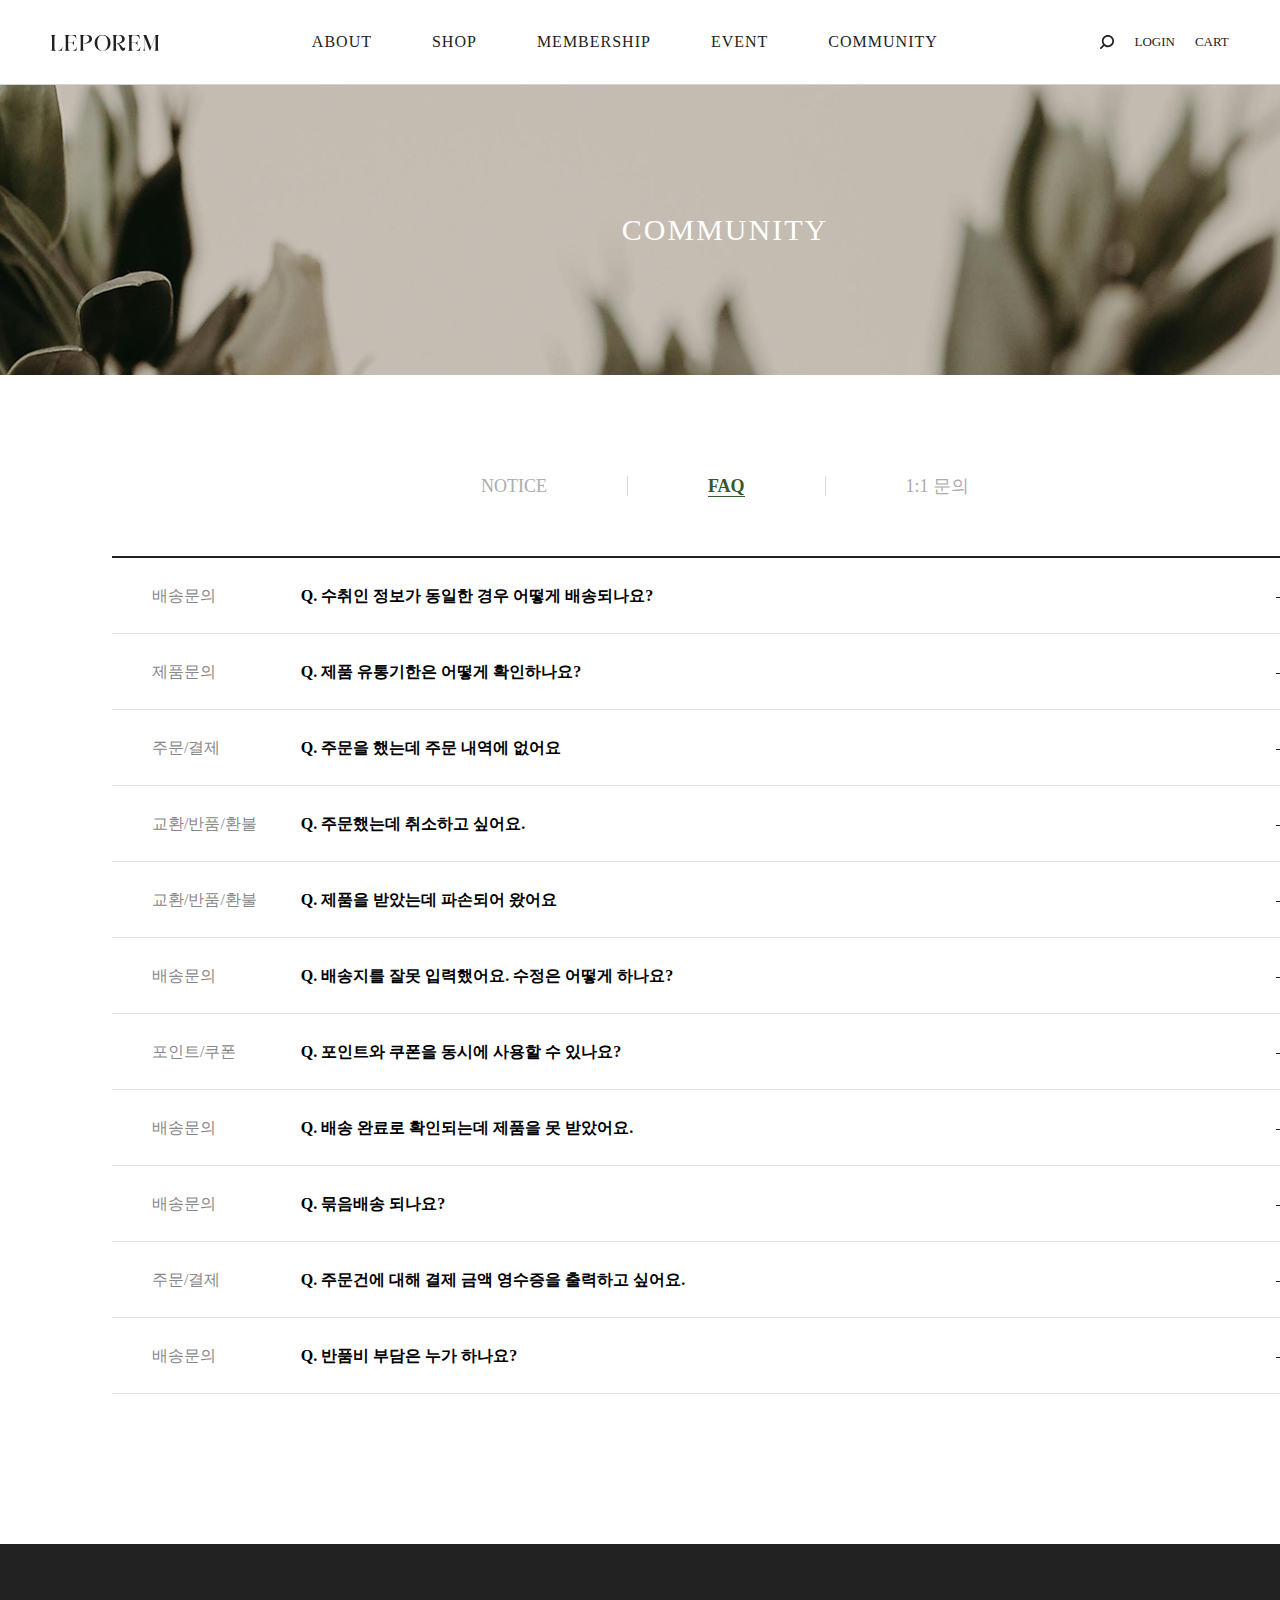
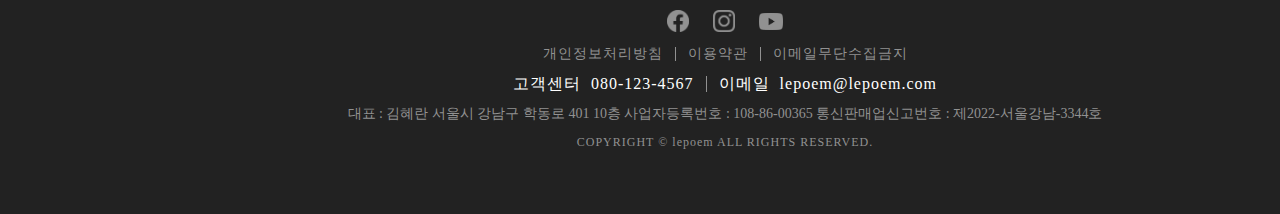
<file: sub/community_faq.html>
<!DOCTYPE html>
<html lang="en">

<head>
    <meta charset="UTF-8">
    <meta name="viewport" content="width=1450">
    <title>community</title>
    <link href="https://unpkg.com/aos@2.3.1/dist/aos.css" rel="stylesheet"><!--aos css 연결-->
    <script src="https://unpkg.com/aos@2.3.1/dist/aos.js"></script><!--aos js 연결-->
    <link rel="stylesheet" href="../css/sub_header.css">
    <link rel="stylesheet" href="../css/sub_community_style.css">
    <link rel="shortcut icon" href="../images/favicon.png" type="image/x-icon">
</head>

<body>
    <div id="header">
        <div class="header_inner">
            <div class="logo"><a href="../index.html"><svg version="1.1" id="Layer_1" xmlns="http://www.w3.org/2000/svg"
                        xmlns:xlink="http://www.w3.org/1999/xlink" x="0px" y="0px" viewBox="0 0 798 117.2"
                        style="enable-background:new 0 0 798 117.2;" xml:space="preserve">

                        <path class="st0"
                            d="M245.4,48.2L245.4,48.2c0.1,0.2,0.3,0.4,0.4,0.5C245.6,48.5,245.5,48.3,245.4,48.2z" />
                        <g>
                            <path class="st1" d="M85.3,89.5l-5.5,27.7H0v-1.5c4.1,0,7.3-4.3,7.3-16.4V18C7.3,5.9,4.1,1.5,0,1.5V0h32.8v1.5
                   c-4,0-7.3,4.4-7.3,16.5v81.3c0,12.1,7.2,16.4,14.6,16.4h11.4c15.7,0,29.2-11,32.2-26.4L85.3,89.5z" />
                            <path class="st1"
                                d="M192.7,89.4l-5.5,27.8h-85.7v-1.5c4,0,7.3-4.4,7.3-16.5V17.9c0-12.1-3.3-16.4-7.3-16.4V0h81.4l6.1,30.6
                   l-1.4,0.3c-3.4-17.1-18.5-29.3-35.8-29.3h-12.4C134,1.5,127,5.8,127,17.9v39.9h23.7c9.9,0,17.9-8.1,17.9-18h1.5v39h-1.5
                   c0-10.7-8.7-19.4-19.4-19.4H127v39.8c0,12.1,7.7,16.5,14.2,16.5h17.6c15.7,0,29.3-11.2,32.4-26.6L192.7,89.4z" />
                            <path class="st1" d="M265.1,0c25.5,0,38.3,11.2,38.3,27.4c0,31.3-41.9,35.9-59.8,36.5v-1.5c20.1-2.2,39.7-14.3,39.7-34.8
                   c0-14.7-11.7-26-28.5-26h-5.4c-6.6,0-12,4.4-12,16.5v81.3c0,12.1,3.3,16.4,7.3,16.4v1.5H212v-1.5c4,0,7.3-4.3,7.3-16.4V18
                   c0-12.1-3.3-16.5-7.3-16.5V0H265.1z" />
                            <path class="st1"
                                d="M439.9,58.4c0,32.4-22.2,58.8-58.5,58.8s-58.7-26.4-58.7-58.8c0-32.4,22.3-58.9,58.7-58.9S439.9,26,439.9,58.4
                   z M420.3,58.4c0-31.5-12.7-57.4-39-57.4c-26.4,0-39,25.9-39,57.4c0,31.5,12.5,57.3,39,57.3C407.7,115.7,420.3,89.9,420.3,58.4z" />
                            <path class="st1" d="M548.3,98.7c0,11.6-6.5,18.5-14.5,18.5c-25.6,0-23.4-53.3-47-53.3v-1.5c23.3,0,39-15.1,39-32.4
                   c0-16.8-11.3-28.5-28.1-28.5h-5.2c-7.7,0-12.3,4.4-12.3,16.5v81.3c0,12.1,3.3,16.4,7.4,16.4v1.5h-32.9v-1.5c4.1,0,7.4-4.3,7.4-16.4
                   V18c0-12.1-3.3-16.5-7.4-16.5V0h47.5c35,0,42.6,16.5,42.6,28.8c0,15-12.4,32.1-44.9,35.1c18.9,6.6,26.6,32.2,39.4,32.2
                   c2.9,0,6.1-1.4,8-5.5C548,93.5,548.3,96.3,548.3,98.7z" />
                            <path class="st1"
                                d="M661.5,89.4l-5.5,27.8h-85.7v-1.5c4,0,7.3-4.4,7.3-16.5V17.9c0-12.1-3.3-16.4-7.3-16.4V0h81.4l6.1,30.6
                   l-1.4,0.3C653,13.8,637.9,1.5,620.6,1.5h-12.4c-5.4,0-12.4,4.3-12.4,16.4v39.9h23.7c9.9,0,17.9-8.1,17.9-18h1.5v39h-1.5
                   c0-10.7-8.7-19.4-19.4-19.4h-22.2v39.8c0,12.1,7.7,16.5,14.2,16.5h17.6c15.7,0,29.3-11.2,32.4-26.6L661.5,89.4z" />
                            <path class="st1" d="M798,1.5c-4.1,0-7.4,4.4-7.4,16.5v81.3c0,6.1,0.8,10.2,2.2,12.8c1.4,2.6,3.2,3.6,5.2,3.6v1.5h-32.9v-1.5
                   c4.1,0,7.4-4.3,7.4-16.4V5l-40.4,112.2h-1.4L689.6,14.5v69.7c0,18.6,2.2,29.3,7.3,31.5v1.5h-16.1v-1.5c5.6-3.4,7.3-19.4,7.3-31.5
                   V18c0-6.2-0.8-10.2-2.2-12.8c-1.2-2.6-3.2-3.7-5.1-3.7V0h23.1L740,90.5l32.5-90.3V0H798V1.5z" />
                        </g>
                    </svg>
                </a></div>
            <ul id="gnb">
                <li><a href="about.html">ABOUT</a></li>
                <li><a href="./shop.html">SHOP</a>
                    <div class="sub_box">
                        <ul class="sub_gnb">
                            <li><a href="./shop_bodycare.html">body care</a></li>
                            <li><a href="#">hand care</a></li>
                            <li><a href="#">hair care</a></li>
                            <li><a href="#">home & perfume</a></li>
                        </ul>
                    </div>
                    <div class="sub_bg"></div>
                </li>
                <li><a href="./membership.html">MEMBERSHIP</a></li>
                <li><a href="./event.html">EVENT</a></li>
                <li><a href="./community_notice.html">COMMUNITY</a>
                    <div class="sub_box">
                        <ul class="sub_gnb">
                            <li><a href="./community_notice.html">notice</a></li>
                            <li><a href="./community_faq.html">faq</a></li>
                            <li><a href="./community_qa.html">1:1문의</a></li>
                        </ul>
                    </div>
                    <div class="sub_bg"></div>
                </li>
            </ul>
            <ul class="link">
                <li class="search"><a href="#"><svg version="1.1" id="Layer_1" xmlns="http://www.w3.org/2000/svg"
                            xmlns:xlink="http://www.w3.org/1999/xlink" x="0px" y="0px" viewBox="0 0 384 384"
                            style="enable-background:new 0 0 384 384;" xml:space="preserve">

                            <path class="st0" d="M216.9,0.2c-92.3,0-167.4,75.1-167.4,167.4c0,37.8,12.6,72.6,33.7,100.7L7.2,344.2c-9,9-9,23.5,0,32.5
                   c4.5,4.5,10.4,6.7,16.3,6.7s11.8-2.2,16.3-6.7l75.9-75.9c28.1,21.4,63.2,34.2,101.2,34.2c92.3,0,167.4-75.1,167.4-167.4
                   C384.3,75.3,309.2,0.2,216.9,0.2z M216.9,288.4c-66.6,0-120.8-54.2-120.8-120.8S150.3,46.8,216.9,46.8S337.7,101,337.7,167.6
                   S283.5,288.4,216.9,288.4z" />
                        </svg>
                    </a></li>
                <li><a href="#">LOGIN</a></li>
                <li><a href="#">CART</a></li>
            </ul>
        </div><!--header_inner-->
    </div><!--header-->
    <div id="community">
        <div class="sub_banner">
            <h1 class="main_title">COMMUNITY</h1>
        </div>
    </div><!--community-->
    <div id="community_inner">
        <ul class="tab">
            <li><a href="./community_notice.html">NOTICE</a></li>
            <li class="tab_on"><a href="./community_faq.html">FAQ</a></li>
            <li><a href="./community_qa.html">1:1 문의</a></li>
        </ul>
        <div class="faq">
            <ul>
                <li>
                    <div class="title">
                        <div class="title_in">배송문의
                        </div>
                        <div class="question">Q. 수취인 정보가 동일한 경우 어떻게 배송되나요?</div>
                        <div class="plus"><img src="../images/plus.png" alt="plus"></div>
                    </div>
                    <div class="text_info">
                        수취인 정보(상세 주소지, 우편번호, 수취인)가 동일 시 복수의 주문 건은
                        별도 고지 없이 자동 합배송으로 처리되어 발송됩니다.
                    </div>
                </li>
                <li>
                    <div class="title">
                        <div class="title_in">제품문의</div>
                        <div class="question">Q. 제품 유통기한은 어떻게 확인하나요?</div>
                        <div class="plus"><img src="../images/plus.png" alt="plus"></div>
                    </div>
                    <div class="text_info">
                        병 제품은 하단에 제조번호,제조일, 유통기한이 기재되어있고<br>
                        EXP.일.월.년 순으로 읽어주시면 됩니다.<br><br>

                        병 제품 예시<br>
                        LOT.AB012<br>
                        MFG04.04.2022제조<br>
                        EXP04.04.2025까지<br><br>

                        튜브타입 제품은 상단의 봉합부분에 제조번호 다음 유통기한이 <br>EXP.월.년 순으로 기재되어있습니다.<br>

                        튜브타입 제품 예시<br>
                        AB012 EXP04.25

                    </div>
                </li>
                <li>
                    <div class="title">
                        <div class="title_in">주문/결제</div>
                        <div class="question">Q. 주문을 했는데 주문 내역에 없어요</div>
                        <div class="plus"><img src="../images/plus.png" alt="plus"></div>
                    </div>
                    <div class="text_info">
                        A. 비회원 구매인 경우<br>
                        1) 주문자명 / 주문번호 / 비회원 주문 비밀번호를 정확히 기재하여 조회 하셨는지 확인 부탁드립니다.<br><br>

                        회원 구매인 경우<br>
                        1) 결제 진행 시 (신용카드/ 계좌이체/가장계좌/휴대폰 결제 등) 결제가 정상 승인 처리가 되었는지 확인<br>
                        2) 결제가 정상 처리 되지 않았다면 승인 대기 건으로 처리 되어 주문 건 조회 불가<br><br>

                        * 주문서 작성 후 바로 입금 및 결제 확인이 안되는 경우<br>
                        1) 주문 완료 후 자동승인 / 입금처리까지 인터넷 통신상 지연이 발생 될 수 있어 1-3분 정도 후 재 확인 부탁드립니다.<br>
                        2) 무통장 입금의 경우 입금 반영시까지 5-15분 정도 소요됩니다.

                    </div>
                </li>
                <li>
                    <div class="title">
                        <div class="title_in">교환/반품/환불</div>
                        <div class="question">Q. 주문했는데 취소하고 싶어요.</div>
                        <div class="plus"><img src="../images/plus.png" alt="plus"></div>
                    </div>
                    <div class="text_info">
                        1. 회원인 경우<br>

                        로그인 > 마이페이지 > 주문내역 > 주문취소<br>
                        주문취소를 눌러주시면 담당자가 확인하여 처리됩니다.<br>
                        * 주말 및 공휴일은 고객센터 휴무이므로 평일에 처리되는 점 양해 부탁드립니다.<br><br>


                        2. 비회원인 경우<br>

                        홈페이지 제일 하단에 주문 및 문의 > 주문조회 > 비회원<br>주문조회 > 주문자명/주문번호/비밀번호 입력 > 주문조회 후 취소<br><br>

                        위와 같이 진행하기 어려우시다면
                        고객센터 080-123-4567로 문의 주시면 신속하게 처리해드리겠습니다.<br>

                        단, 배송이 시작된 경우에는 주문취소가 어려우니 참고 부탁드립니다.
                    </div>
                </li>
                <li>
                    <div class="title">
                        <div class="title_in">교환/반품/환불</div>
                        <div class="question">Q. 제품을 받았는데 파손되어 왔어요</div>
                        <div class="plus"><img src="../images/plus.png" alt="plus"></div>
                    </div>
                    <div class="text_info">
                        배송 시 제품이 파손 되었다면 교환/반품이 가능합니다.<br>
                        이에 발생 되는 배송비는 판매자가 부담으로 진행 됩니다.<br>
                        제품 파손으로 인한 교환,반품에 관련하여 고객센터 080-123-4567로 문의주시면 빠르게 도움드리도록 하겠습니다.<br><br>

                        단, 아래 와 같은 경우는 교환/반품이 불가 합니다.<br>
                        - 배송 완료 후 7일이 지난 경우<br>
                        - 상품을 사용한 경우<br>
                        - 밀봉포장 개봉 혹은 외부포장을 훼손하여 사용가치가 떨어진 경우<br>
                        - 반품 시 포장 불량으로 상품이 되돌아오는 중에 훼손된 경우<br>
                        - 주문 제품과 함께 제공 된 사은품을 사용하거나 분실한 경우
                    </div>
                </li>
                <li>
                    <div class="title">
                        <div class="title_in">배송문의</div>
                        <div class="question">Q. 배송지를 잘못 입력했어요. 수정은 어떻게 하나요?</div>
                        <div class="plus"><img src="../images/plus.png" alt="plus"></div>
                    </div>
                    <div class="text_info">
                        배송지 변경은 상담원이 도움드릴 수 있습니다.<br> 주문 상태가 '상품 준비 중' 일 때 배송지 변경이 가능합니다.<br> '배송 중' 상태일 때는 배송지 변경이 불가한
                        점 참고
                        부탁드랍니다. <br>
                        지금 바로 아로마티카 고객센터 080-123-4567로 연락시면 신속하게 처리해드리겠습니다.
                    </div>
                </li>
                <li>
                    <div class="title">
                        <div class="title_in">포인트/쿠폰</div>
                        <div class="question">Q. 포인트와 쿠폰을 동시에 사용할 수 있나요?</div>
                        <div class="plus"><img src="../images/plus.png" alt="plus"></div>
                    </div>
                    <div class="text_info">
                        포인트와 쿠폰은 동시에 사용할 수 있습니다.<br>
                        주문 결제 페이지에서 포인트와 할인 쿠폰을 함께 적용하시면 더 큰 할인으로 구매할 수 있습니다.<br><br>

                        단, 할인 중인 상품에 쿠폰 적용 또는 쿠폰의 이중 적용은 불가하며, 포인트는 결제금액의 50% 까지만 사용 가능한 점 주문 시 참고 부탁드립니다.

                    </div>
                </li>
                <li>
                    <div class="title">
                        <div class="title_in">배송문의</div>
                        <div class="question">Q. 배송 완료로 확인되는데 제품을 못 받았어요.</div>
                        <div class="plus"><img src="../images/plus.png" alt="plus"></div>
                    </div>
                    <div class="text_info">
                        1. 송장 확인 방법<br>
                        1) 마이페이지 > 주문내역 > CJ대한통운 송장 클릭 > 송장 확인<br><br>

                        2. 주소를 잘못 기재한 경우<br>
                        1) MY > 주문내역 > 주문번호 클릭 > 배송지 정보 주소 확인<br>
                        2) 주소를 잘못 기재했을 시 CJ대한통운 고객센터 080-123-4567로 회수 및 재배송 요청<br><br>

                        3. 주소를 맞게 입력했으나 제품 미수령<br>
                        1) MY > 주문내역 > CJ대한통운 송장 클릭 > 송장 확인 > 택배 기사 번호 연락하여 배송 확인 관련하여 문의 사항이 있으시다면<br>고객센터 1600-3689
                        아로마티카
                        고객센터로 연락주시면 신속하게 도와드리겠습니다.<br>
                    </div>
                </li>
                <li>
                    <div class="title">
                        <div class="title_in">배송문의</div>
                        <div class="question">Q. 묶음배송 되나요?</div>
                        <div class="plus"><img src="../images/plus.png" alt="plus"></div>
                    </div>
                    <div class="text_info">
                        묶음 배송의 경우 물류 시스템에서 자동으로 묶음배송 처리될 경우에만 가능하며, 임의로 묶음배송은 어려운 점 양해부탁드립니다.
                    </div>
                </li>
                <li>
                    <div class="title">
                        <div class="title_in">주문/결제</div>
                        <div class="question">Q. 주문건에 대해 결제 금액 영수증을 출력하고 싶어요.</div>
                        <div class="plus"><img src="../images/plus.png" alt="plus"></div>
                    </div>
                    <div class="text_info">
                        공식 온라인몰 주문건에 대한 문의주신 결제 금액 영수증 출력은 [마이페이지 > 주문/배송현황 > 증빙서류 발급] 을 통해 영수증 출력 가능합니다.<br>
                        (PC접속을 통해서만 가능하며, 르포엠 APP을 통해서는 서비스 이용 불가한 점 양해 부탁드립니다.)
                    </div>
                </li>
                <li>
                    <div class="title">
                        <div class="title_in">배송문의</div>
                        <div class="question">Q. 반품비 부담은 누가 하나요?</div>
                        <div class="plus"><img src="../images/plus.png" alt="plus"></div>
                    </div>
                    <div class="text_info">
                        상품 불량 및 오배송 등의 경우 반품 택배비는 무료이나,
                        상품이 마음에 들지 않거나 고객 변심에 의한 경우<br>
                        왕복 택배비는 고객님 부담이오니 신중하게 결정해주세요.
                    </div>
                </li>
            </ul>
        </div><!--faq-->

    </div><!--community_inner-->

    <div id="footer">
        <div class="footer_inner">
            <ul class="sns_link">
                <li class="facebook_icon"><a href="#"><img src="../images/icon_facebook_l.png" alt="페이스북 바로가기"></a>
                </li>
                <li class="instagram_iocn"><a href="#"><img src="../images/icon_instagram_l.png" alt="인스타그램 바로가기"></a>
                </li>
                <li class="youtube_icon"><a href="#"><img src="../images/icon_youtube_l.png" alt="유튜브 바로가기"></a>
                </li>
            </ul>
            <ul class="info">
                <li><a href="#">개인정보처리방침</a></li>
                <li><a href="#">이용약관</a></li>
                <li><a href="#">이메일무단수집금지</a></li>
            </ul>
            <ul class="customer">
                <li>고객센터&nbsp;&nbsp;080-123-4567</li>
                <li>이메일&nbsp;&nbsp;lepoem@lepoem.com</li>
            </ul>
            <p class="f_add">대표 : 김혜란 서울시 강남구 학동로 401 10층 사업자등록번호 : 108-86-00365 통신판매업신고번호 : 제2022-서울강남-3344호</p>
            <p class="copyright">COPYRIGHT © lepoem ALL RIGHTS RESERVED.</p>
        </div>
    </div>
    <div class="top">
        <a href="#community"><img src="../images/top_arrow.png" alt="Back to top"></a>
    </div>


    <!-- 라이브러리 파일 -->
    <script src="../js/jquery-3.7.1.min.js"></script>
    <!--스크립트 파일-->
    <script src="../js/script.js"></script>
    <script src="../js/tab.js"></script>

    <script>
        AOS.init();
    </script>

</body>

</html>
</file>
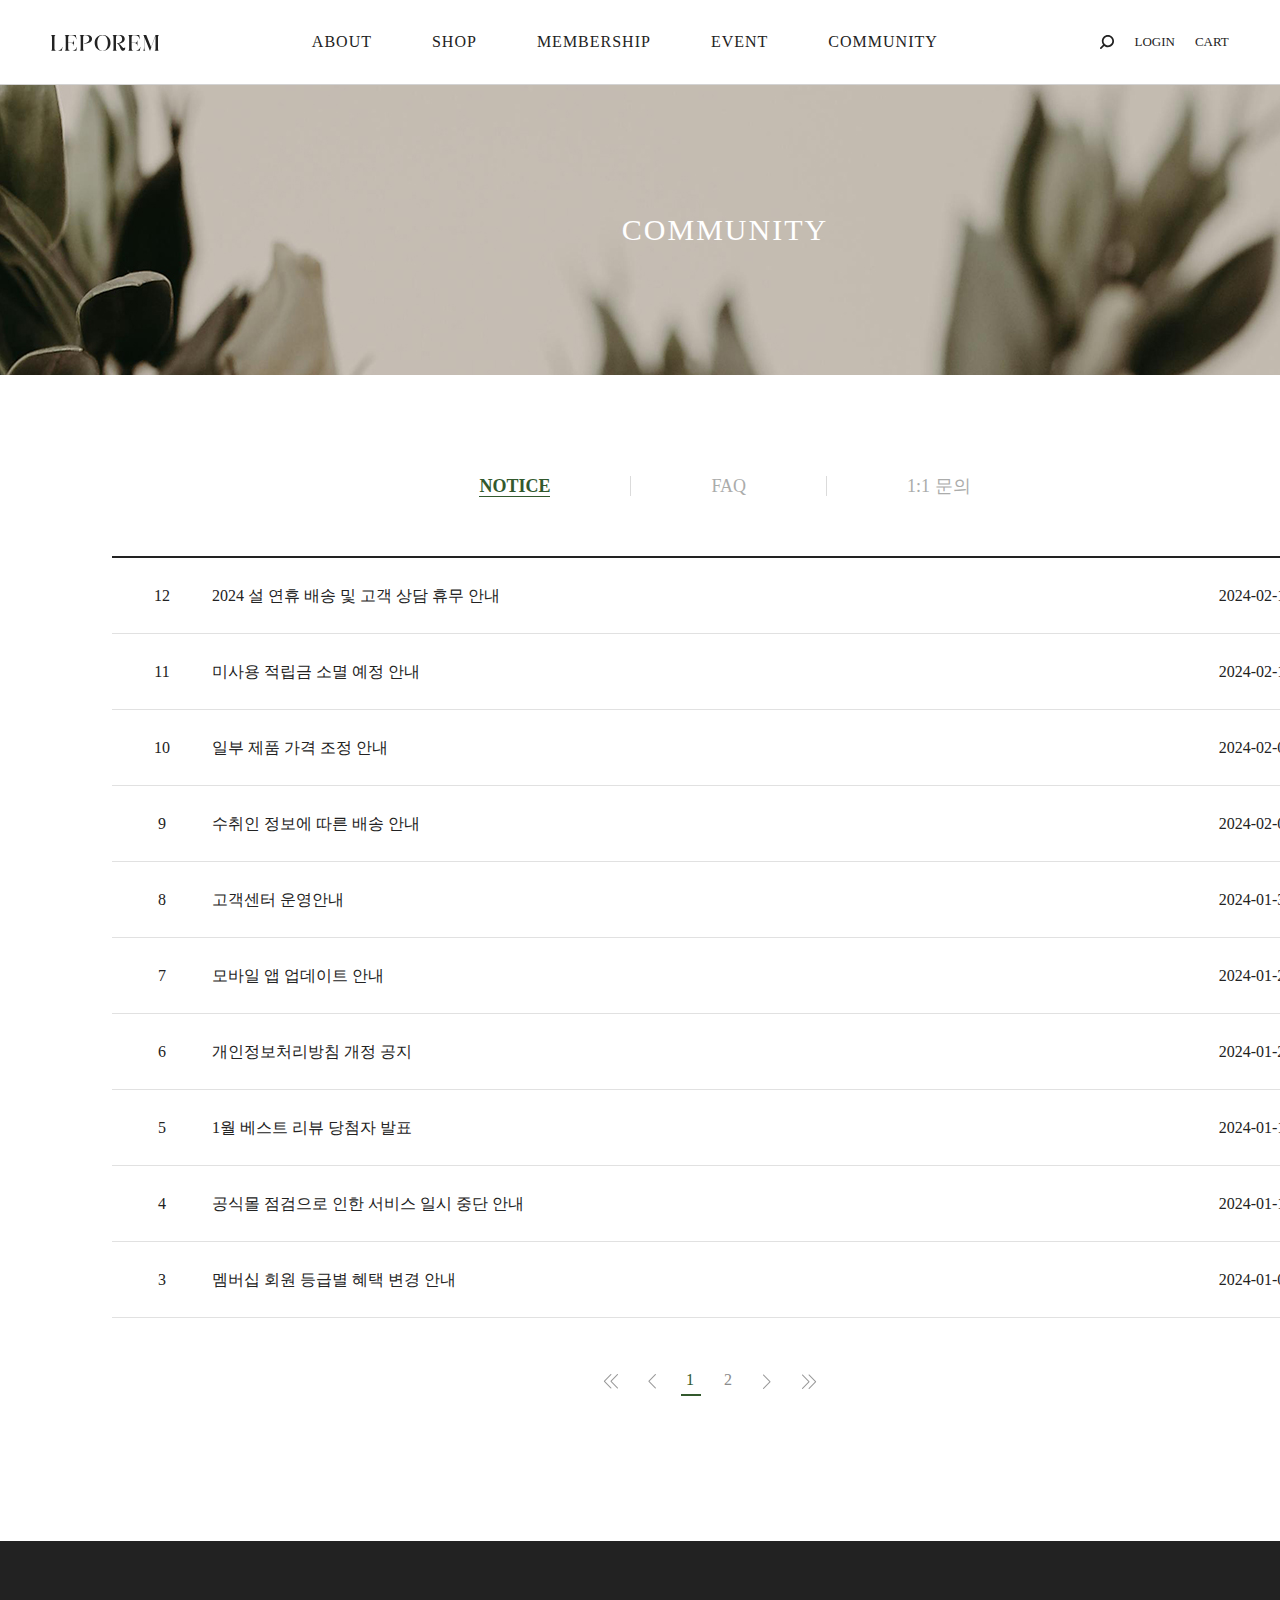
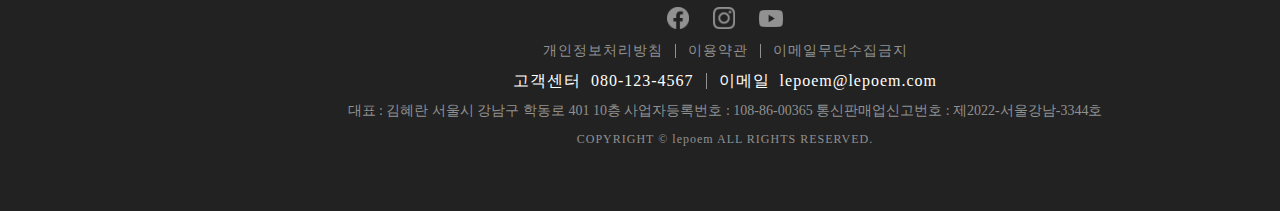
<file: sub/community_notice.html>
<!DOCTYPE html>
<html lang="en">

<head>
    <meta charset="UTF-8">
    <meta name="viewport" content="width=1450">
    <title>community</title>
    <link href="https://unpkg.com/aos@2.3.1/dist/aos.css" rel="stylesheet"><!--aos css 연결-->
    <script src="https://unpkg.com/aos@2.3.1/dist/aos.js"></script><!--aos js 연결-->
    <link rel="stylesheet" href="../css/sub_header.css">
    <link rel="stylesheet" href="../css/sub_community_style.css">
    <link rel="shortcut icon" href="../images/favicon.png" type="image/x-icon">
</head>

<body>
    <div id="header">
        <div class="header_inner">
            <div class="logo"><a href="../index.html"><svg version="1.1" id="Layer_1" xmlns="http://www.w3.org/2000/svg"
                        xmlns:xlink="http://www.w3.org/1999/xlink" x="0px" y="0px" viewBox="0 0 798 117.2"
                        style="enable-background:new 0 0 798 117.2;" xml:space="preserve">

                        <path class="st0"
                            d="M245.4,48.2L245.4,48.2c0.1,0.2,0.3,0.4,0.4,0.5C245.6,48.5,245.5,48.3,245.4,48.2z" />
                        <g>
                            <path class="st1" d="M85.3,89.5l-5.5,27.7H0v-1.5c4.1,0,7.3-4.3,7.3-16.4V18C7.3,5.9,4.1,1.5,0,1.5V0h32.8v1.5
                   c-4,0-7.3,4.4-7.3,16.5v81.3c0,12.1,7.2,16.4,14.6,16.4h11.4c15.7,0,29.2-11,32.2-26.4L85.3,89.5z" />
                            <path class="st1"
                                d="M192.7,89.4l-5.5,27.8h-85.7v-1.5c4,0,7.3-4.4,7.3-16.5V17.9c0-12.1-3.3-16.4-7.3-16.4V0h81.4l6.1,30.6
                   l-1.4,0.3c-3.4-17.1-18.5-29.3-35.8-29.3h-12.4C134,1.5,127,5.8,127,17.9v39.9h23.7c9.9,0,17.9-8.1,17.9-18h1.5v39h-1.5
                   c0-10.7-8.7-19.4-19.4-19.4H127v39.8c0,12.1,7.7,16.5,14.2,16.5h17.6c15.7,0,29.3-11.2,32.4-26.6L192.7,89.4z" />
                            <path class="st1" d="M265.1,0c25.5,0,38.3,11.2,38.3,27.4c0,31.3-41.9,35.9-59.8,36.5v-1.5c20.1-2.2,39.7-14.3,39.7-34.8
                   c0-14.7-11.7-26-28.5-26h-5.4c-6.6,0-12,4.4-12,16.5v81.3c0,12.1,3.3,16.4,7.3,16.4v1.5H212v-1.5c4,0,7.3-4.3,7.3-16.4V18
                   c0-12.1-3.3-16.5-7.3-16.5V0H265.1z" />
                            <path class="st1"
                                d="M439.9,58.4c0,32.4-22.2,58.8-58.5,58.8s-58.7-26.4-58.7-58.8c0-32.4,22.3-58.9,58.7-58.9S439.9,26,439.9,58.4
                   z M420.3,58.4c0-31.5-12.7-57.4-39-57.4c-26.4,0-39,25.9-39,57.4c0,31.5,12.5,57.3,39,57.3C407.7,115.7,420.3,89.9,420.3,58.4z" />
                            <path class="st1" d="M548.3,98.7c0,11.6-6.5,18.5-14.5,18.5c-25.6,0-23.4-53.3-47-53.3v-1.5c23.3,0,39-15.1,39-32.4
                   c0-16.8-11.3-28.5-28.1-28.5h-5.2c-7.7,0-12.3,4.4-12.3,16.5v81.3c0,12.1,3.3,16.4,7.4,16.4v1.5h-32.9v-1.5c4.1,0,7.4-4.3,7.4-16.4
                   V18c0-12.1-3.3-16.5-7.4-16.5V0h47.5c35,0,42.6,16.5,42.6,28.8c0,15-12.4,32.1-44.9,35.1c18.9,6.6,26.6,32.2,39.4,32.2
                   c2.9,0,6.1-1.4,8-5.5C548,93.5,548.3,96.3,548.3,98.7z" />
                            <path class="st1"
                                d="M661.5,89.4l-5.5,27.8h-85.7v-1.5c4,0,7.3-4.4,7.3-16.5V17.9c0-12.1-3.3-16.4-7.3-16.4V0h81.4l6.1,30.6
                   l-1.4,0.3C653,13.8,637.9,1.5,620.6,1.5h-12.4c-5.4,0-12.4,4.3-12.4,16.4v39.9h23.7c9.9,0,17.9-8.1,17.9-18h1.5v39h-1.5
                   c0-10.7-8.7-19.4-19.4-19.4h-22.2v39.8c0,12.1,7.7,16.5,14.2,16.5h17.6c15.7,0,29.3-11.2,32.4-26.6L661.5,89.4z" />
                            <path class="st1" d="M798,1.5c-4.1,0-7.4,4.4-7.4,16.5v81.3c0,6.1,0.8,10.2,2.2,12.8c1.4,2.6,3.2,3.6,5.2,3.6v1.5h-32.9v-1.5
                   c4.1,0,7.4-4.3,7.4-16.4V5l-40.4,112.2h-1.4L689.6,14.5v69.7c0,18.6,2.2,29.3,7.3,31.5v1.5h-16.1v-1.5c5.6-3.4,7.3-19.4,7.3-31.5
                   V18c0-6.2-0.8-10.2-2.2-12.8c-1.2-2.6-3.2-3.7-5.1-3.7V0h23.1L740,90.5l32.5-90.3V0H798V1.5z" />
                        </g>
                    </svg>
                </a></div>
            <ul id="gnb">
                <li><a href="./about.html">ABOUT</a></li>
                <li><a href="./shop.html">SHOP</a>
                    <div class="sub_box">
                        <ul class="sub_gnb">
                            <li><a href="./shop_bodycare.html">body care</a></li>
                            <li><a href="#">hand care</a></li>
                            <li><a href="#">hair care</a></li>
                            <li><a href="#">home & perfume</a></li>
                        </ul>
                    </div>
                    <div class="sub_bg"></div>
                </li>
                <li><a href="./membership.html">MEMBERSHIP</a></li>
                <li><a href="./event.html">EVENT</a></li>
                <li><a href="./community_notice.html">COMMUNITY</a>
                    <div class="sub_box">
                        <ul class="sub_gnb">
                            <li><a href="./community_notice.html">notice</a></li>
                            <li><a href="./community_faq.html">faq</a></li>
                            <li><a href="./community_qa.html">1:1문의</a></li>
                        </ul>
                    </div>
                    <div class="sub_bg"></div>
                </li>
            </ul>
            <ul class="link">
                <li class="search"><a href="#"><svg version="1.1" id="Layer_1" xmlns="http://www.w3.org/2000/svg"
                            xmlns:xlink="http://www.w3.org/1999/xlink" x="0px" y="0px" viewBox="0 0 384 384"
                            style="enable-background:new 0 0 384 384;" xml:space="preserve">

                            <path class="st0" d="M216.9,0.2c-92.3,0-167.4,75.1-167.4,167.4c0,37.8,12.6,72.6,33.7,100.7L7.2,344.2c-9,9-9,23.5,0,32.5
                   c4.5,4.5,10.4,6.7,16.3,6.7s11.8-2.2,16.3-6.7l75.9-75.9c28.1,21.4,63.2,34.2,101.2,34.2c92.3,0,167.4-75.1,167.4-167.4
                   C384.3,75.3,309.2,0.2,216.9,0.2z M216.9,288.4c-66.6,0-120.8-54.2-120.8-120.8S150.3,46.8,216.9,46.8S337.7,101,337.7,167.6
                   S283.5,288.4,216.9,288.4z" />
                        </svg>
                    </a></li>
                <li><a href="#">LOGIN</a></li>
                <li><a href="#">CART</a></li>
            </ul>
        </div><!--header_inner-->
    </div><!--header-->
    <div id="community">
        <div class="sub_banner">
            <h1 class="main_title">COMMUNITY</h1>
        </div>
        <div id="community_inner">
            <ul class="tab">
                <li class="tab_on"><a href="./community_notice.html">NOTICE</a></li>
                <li><a href="./community_faq.html">FAQ</a></li>
                <li><a href="./community_qa.html">1:1 문의</a></li>
            </ul>
            <table class="notice">
                <tr>
                    <td>12</td>
                    <td><a href="#">2024 설 연휴 배송 및 고객 상담 휴무 안내</a></td>
                    <td>2024-02-13</td>
                </tr>
                <tr>
                    <td>11</td>
                    <td><a href="#">미사용 적립금 소멸 예정 안내</a></td>
                    <td>2024-02-10</td>
                </tr>
                <tr>
                    <td>10</td>
                    <td><a href="#">일부 제품 가격 조정 안내</a></td>
                    <td>2024-02-08</td>
                </tr>
                <tr>
                    <td>9</td>
                    <td><a href="#">수취인 정보에 따른 배송 안내</a></td>
                    <td>2024-02-01</td>
                </tr>
                <tr>
                    <td>8</td>
                    <td><a href="#">고객센터 운영안내</a></td>
                    <td>2024-01-31</td>
                </tr>
                <tr>
                    <td>7</td>
                    <td><a href="#">모바일 앱 업데이트 안내</a></td>
                    <td>2024-01-26</td>
                </tr>
                <tr>
                    <td>6</td>
                    <td><a href="#">개인정보처리방침 개정 공지</a></td>
                    <td>2024-01-24</td>
                </tr>
                <tr>
                    <td>5</td>
                    <td><a href="#">1월 베스트 리뷰 당첨자 발표</a></td>
                    <td>2024-01-17</td>
                </tr>
                <tr>
                    <td>4</td>
                    <td><a href="#">공식몰 점검으로 인한 서비스 일시 중단 안내</a></td>
                    <td>2024-01-16</td>
                </tr>
                <tr>
                    <td>3</td>
                    <td><a href="#">멤버십 회원 등급별 혜택 변경 안내</a></td>
                    <td>2024-01-08</td>
                </tr>
            </table>
            <ul class="page_number">
                <li><a href="#"><img src="../images/notice_arrow_first.png" alt="다음 페이지 아이콘"></a></li>
                <li><a href="#"><img src="../images/notice_arrow_left.png" alt="마지막 페이지 아이콘"></a></li>
                <li class="num_on"><a href="./community_notice.html">1</a></li>
                <li><a href="./community_notice_2.html">2</a></li>
                <li><a href="#"><img src="../images/notice_arrow_right.png" alt="다음 페이지 아이콘"></a></li>
                <li><a href="#"><img src="../images/notice_arrow_last.png" alt="마지막 페이지 아이콘"></a></li>
            </ul>

        </div><!--community_inner-->
    </div><!--community-->


    <div id="footer">
        <div class="footer_inner">
            <ul class="sns_link">
                <li class="facebook_icon"><a href="#"><img src="../images/icon_facebook_l.png" alt="페이스북 바로가기"></a>
                </li>
                <li class="instagram_iocn"><a href="#"><img src="../images/icon_instagram_l.png" alt="인스타그램 바로가기"></a>
                </li>
                <li class="youtube_icon"><a href="#"><img src="../images/icon_youtube_l.png" alt="유튜브 바로가기"></a>
                </li>
            </ul>
            <ul class="info">
                <li><a href="#">개인정보처리방침</a></li>
                <li><a href="#">이용약관</a></li>
                <li><a href="#">이메일무단수집금지</a></li>
            </ul>
            <ul class="customer">
                <li>고객센터&nbsp;&nbsp;080-123-4567</li>
                <li>이메일&nbsp;&nbsp;lepoem@lepoem.com</li>
            </ul>
            <p class="f_add">대표 : 김혜란 서울시 강남구 학동로 401 10층 사업자등록번호 : 108-86-00365 통신판매업신고번호 : 제2022-서울강남-3344호</p>
            <p class="copyright">COPYRIGHT © lepoem ALL RIGHTS RESERVED.</p>
        </div>
    </div>
    <div class="top">
        <a href="#community"><img src="../images/top_arrow.png" alt="Back to top"></a>
    </div>


    <!-- 라이브러리 파일 -->
    <script src="../js/jquery-3.7.1.min.js"></script>
    <!--스크립트 파일-->
    <script src="../js/script.js"></script>

    <script>
        AOS.init();
    </script>

</body>

</html>
</file>
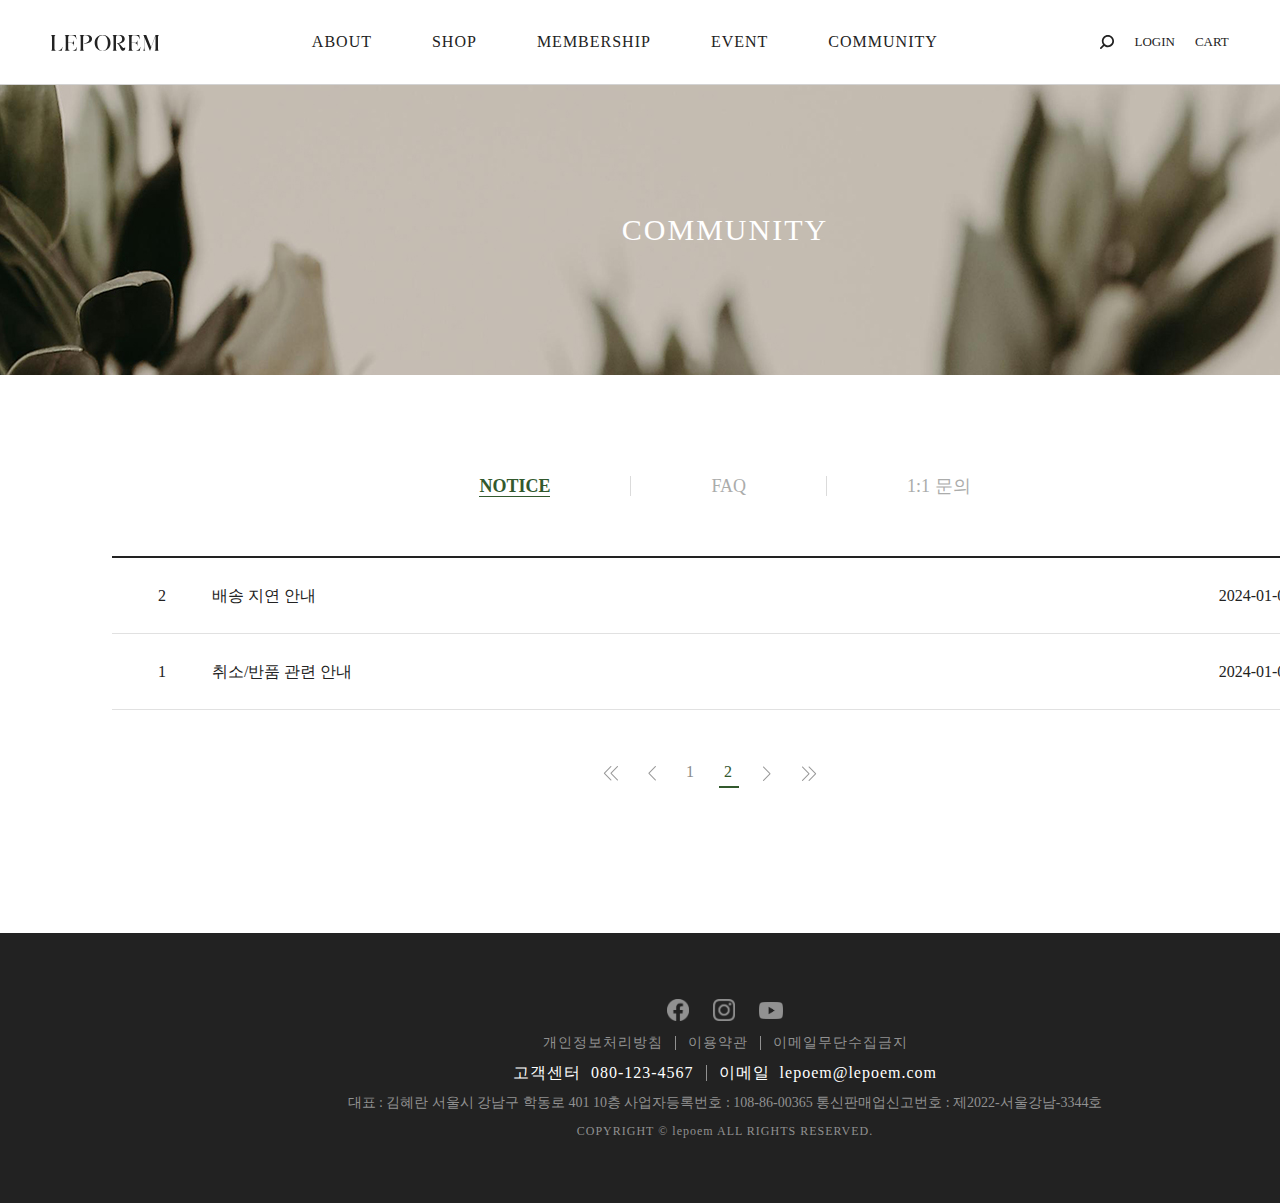
<file: sub/community_notice_2.html>
<!DOCTYPE html>
<html lang="en">

<head>
    <meta charset="UTF-8">
    <meta name="viewport" content="width=1450">
    <title>community</title>
    <link href="https://unpkg.com/aos@2.3.1/dist/aos.css" rel="stylesheet"><!--aos css 연결-->
    <script src="https://unpkg.com/aos@2.3.1/dist/aos.js"></script><!--aos js 연결-->
    <link rel="stylesheet" href="../css/sub_header.css">
    <link rel="stylesheet" href="../css/sub_community_style.css">
    <link rel="shortcut icon" href="../images/favicon.png" type="image/x-icon">
</head>

<body>
    <div id="header">
        <div class="header_inner">
            <div class="logo"><a href="../index.html"><svg version="1.1" id="Layer_1" xmlns="http://www.w3.org/2000/svg"
                        xmlns:xlink="http://www.w3.org/1999/xlink" x="0px" y="0px" viewBox="0 0 798 117.2"
                        style="enable-background:new 0 0 798 117.2;" xml:space="preserve">

                        <path class="st0"
                            d="M245.4,48.2L245.4,48.2c0.1,0.2,0.3,0.4,0.4,0.5C245.6,48.5,245.5,48.3,245.4,48.2z" />
                        <g>
                            <path class="st1" d="M85.3,89.5l-5.5,27.7H0v-1.5c4.1,0,7.3-4.3,7.3-16.4V18C7.3,5.9,4.1,1.5,0,1.5V0h32.8v1.5
                   c-4,0-7.3,4.4-7.3,16.5v81.3c0,12.1,7.2,16.4,14.6,16.4h11.4c15.7,0,29.2-11,32.2-26.4L85.3,89.5z" />
                            <path class="st1"
                                d="M192.7,89.4l-5.5,27.8h-85.7v-1.5c4,0,7.3-4.4,7.3-16.5V17.9c0-12.1-3.3-16.4-7.3-16.4V0h81.4l6.1,30.6
                   l-1.4,0.3c-3.4-17.1-18.5-29.3-35.8-29.3h-12.4C134,1.5,127,5.8,127,17.9v39.9h23.7c9.9,0,17.9-8.1,17.9-18h1.5v39h-1.5
                   c0-10.7-8.7-19.4-19.4-19.4H127v39.8c0,12.1,7.7,16.5,14.2,16.5h17.6c15.7,0,29.3-11.2,32.4-26.6L192.7,89.4z" />
                            <path class="st1" d="M265.1,0c25.5,0,38.3,11.2,38.3,27.4c0,31.3-41.9,35.9-59.8,36.5v-1.5c20.1-2.2,39.7-14.3,39.7-34.8
                   c0-14.7-11.7-26-28.5-26h-5.4c-6.6,0-12,4.4-12,16.5v81.3c0,12.1,3.3,16.4,7.3,16.4v1.5H212v-1.5c4,0,7.3-4.3,7.3-16.4V18
                   c0-12.1-3.3-16.5-7.3-16.5V0H265.1z" />
                            <path class="st1"
                                d="M439.9,58.4c0,32.4-22.2,58.8-58.5,58.8s-58.7-26.4-58.7-58.8c0-32.4,22.3-58.9,58.7-58.9S439.9,26,439.9,58.4
                   z M420.3,58.4c0-31.5-12.7-57.4-39-57.4c-26.4,0-39,25.9-39,57.4c0,31.5,12.5,57.3,39,57.3C407.7,115.7,420.3,89.9,420.3,58.4z" />
                            <path class="st1" d="M548.3,98.7c0,11.6-6.5,18.5-14.5,18.5c-25.6,0-23.4-53.3-47-53.3v-1.5c23.3,0,39-15.1,39-32.4
                   c0-16.8-11.3-28.5-28.1-28.5h-5.2c-7.7,0-12.3,4.4-12.3,16.5v81.3c0,12.1,3.3,16.4,7.4,16.4v1.5h-32.9v-1.5c4.1,0,7.4-4.3,7.4-16.4
                   V18c0-12.1-3.3-16.5-7.4-16.5V0h47.5c35,0,42.6,16.5,42.6,28.8c0,15-12.4,32.1-44.9,35.1c18.9,6.6,26.6,32.2,39.4,32.2
                   c2.9,0,6.1-1.4,8-5.5C548,93.5,548.3,96.3,548.3,98.7z" />
                            <path class="st1"
                                d="M661.5,89.4l-5.5,27.8h-85.7v-1.5c4,0,7.3-4.4,7.3-16.5V17.9c0-12.1-3.3-16.4-7.3-16.4V0h81.4l6.1,30.6
                   l-1.4,0.3C653,13.8,637.9,1.5,620.6,1.5h-12.4c-5.4,0-12.4,4.3-12.4,16.4v39.9h23.7c9.9,0,17.9-8.1,17.9-18h1.5v39h-1.5
                   c0-10.7-8.7-19.4-19.4-19.4h-22.2v39.8c0,12.1,7.7,16.5,14.2,16.5h17.6c15.7,0,29.3-11.2,32.4-26.6L661.5,89.4z" />
                            <path class="st1" d="M798,1.5c-4.1,0-7.4,4.4-7.4,16.5v81.3c0,6.1,0.8,10.2,2.2,12.8c1.4,2.6,3.2,3.6,5.2,3.6v1.5h-32.9v-1.5
                   c4.1,0,7.4-4.3,7.4-16.4V5l-40.4,112.2h-1.4L689.6,14.5v69.7c0,18.6,2.2,29.3,7.3,31.5v1.5h-16.1v-1.5c5.6-3.4,7.3-19.4,7.3-31.5
                   V18c0-6.2-0.8-10.2-2.2-12.8c-1.2-2.6-3.2-3.7-5.1-3.7V0h23.1L740,90.5l32.5-90.3V0H798V1.5z" />
                        </g>
                    </svg>
                </a></div>
            <ul id="gnb">
                <li><a href="about.html">ABOUT</a></li>
                <li><a href="./shop.html">SHOP</a>
                    <div class="sub_box">
                        <ul class="sub_gnb">
                            <li><a href="./shop_bodycare.html">body care</a></li>
                            <li><a href="#">hand care</a></li>
                            <li><a href="#">hair care</a></li>
                            <li><a href="#">home & perfume</a></li>
                        </ul>
                    </div>
                    <div class="sub_bg"></div>
                </li>
                <li><a href="./membership.html">MEMBERSHIP</a></li>
                <li><a href="./event.html">EVENT</a></li>
                <li><a href="./community_notice.html">COMMUNITY</a>
                    <div class="sub_box">
                        <ul class="sub_gnb">
                            <li><a href="./community_notice.html">notice</a></li>
                            <li><a href="./community_faq.html">faq</a></li>
                            <li><a href="./community_qa.html">1:1문의</a></li>
                        </ul>
                    </div>
                    <div class="sub_bg"></div>
                </li>
            </ul>
            <ul class="link">
                <li class="search"><a href="#"><svg version="1.1" id="Layer_1" xmlns="http://www.w3.org/2000/svg"
                            xmlns:xlink="http://www.w3.org/1999/xlink" x="0px" y="0px" viewBox="0 0 384 384"
                            style="enable-background:new 0 0 384 384;" xml:space="preserve">

                            <path class="st0" d="M216.9,0.2c-92.3,0-167.4,75.1-167.4,167.4c0,37.8,12.6,72.6,33.7,100.7L7.2,344.2c-9,9-9,23.5,0,32.5
                   c4.5,4.5,10.4,6.7,16.3,6.7s11.8-2.2,16.3-6.7l75.9-75.9c28.1,21.4,63.2,34.2,101.2,34.2c92.3,0,167.4-75.1,167.4-167.4
                   C384.3,75.3,309.2,0.2,216.9,0.2z M216.9,288.4c-66.6,0-120.8-54.2-120.8-120.8S150.3,46.8,216.9,46.8S337.7,101,337.7,167.6
                   S283.5,288.4,216.9,288.4z" />
                        </svg>
                    </a></li>
                <li><a href="#">LOGIN</a></li>
                <li><a href="#">CART</a></li>
            </ul>
        </div><!--header_inner-->
    </div><!--header-->
    <div id="community">
        <div class="sub_banner">
            <h1 class="main_title">COMMUNITY</h1>
        </div>
    </div><!--event-->
    <div id="community_inner">
        <ul class="tab">
            <li class="tab_on"><a href="#">NOTICE</a></li>
            <li><a href="./community_faq.html">FAQ</a></li>
            <li><a href="./community_qa.html">1:1 문의</a></li>
        </ul>
        <table class="notice">
            <tr>
                <td>2</td>
                <td>배송 지연 안내</td>
                <td>2024-01-05</td>
            </tr>
            <tr>
                <td>1</td>
                <td>취소/반품 관련 안내</td>
                <td>2024-01-01</td>
            </tr>

        </table>
        <ul class="page_number">
            <li><a href="#"><img src="../images/notice_arrow_first.png" alt="다음 페이지 아이콘"></a></li>
            <li><a href="#"><img src="../images/notice_arrow_left.png" alt="마지막 페이지 아이콘"></a></li>
            <li><a href="./community_notice.html">1</a></li>
            <li class="num_on"><a href="./community_notice_2.html">2</a></li>
            <li><a href="#"><img src="../images/notice_arrow_right.png" alt="다음 페이지 아이콘"></a></li>
            <li><a href="#"><img src="../images/notice_arrow_last.png" alt="마지막 페이지 아이콘"></a></li>
        </ul>

    </div><!--community-->

    <div id="footer">
        <div class="footer_inner">
            <ul class="sns_link">
                <li class="facebook_icon"><a href="#"><img src="../images/icon_facebook_l.png" alt="페이스북 바로가기"></a>
                </li>
                <li class="instagram_iocn"><a href="#"><img src="../images/icon_instagram_l.png" alt="인스타그램 바로가기"></a>
                </li>
                <li class="youtube_icon"><a href="#"><img src="../images/icon_youtube_l.png" alt="유튜브 바로가기"></a>
                </li>
            </ul>
            <ul class="info">
                <li><a href="#">개인정보처리방침</a></li>
                <li><a href="#">이용약관</a></li>
                <li><a href="#">이메일무단수집금지</a></li>
            </ul>
            <ul class="customer">
                <li>고객센터&nbsp;&nbsp;080-123-4567</li>
                <li>이메일&nbsp;&nbsp;lepoem@lepoem.com</li>
            </ul>
            <p class="f_add">대표 : 김혜란 서울시 강남구 학동로 401 10층 사업자등록번호 : 108-86-00365 통신판매업신고번호 : 제2022-서울강남-3344호</p>
            <p class="copyright">COPYRIGHT © lepoem ALL RIGHTS RESERVED.</p>
        </div>
    </div>
    <div class="top">
        <a href="#community"><img src="../images/top_arrow.png" alt="Back to top"></a>
    </div>


    <!-- 라이브러리 파일 -->
    <script src="../js/jquery-3.7.1.min.js"></script>
    <!--스크립트 파일-->
    <script src="../js/script.js"></script>
    <script src="../js/tab.js"></script>

    <script>
        AOS.init();
    </script>

</body>

</html>
</file>
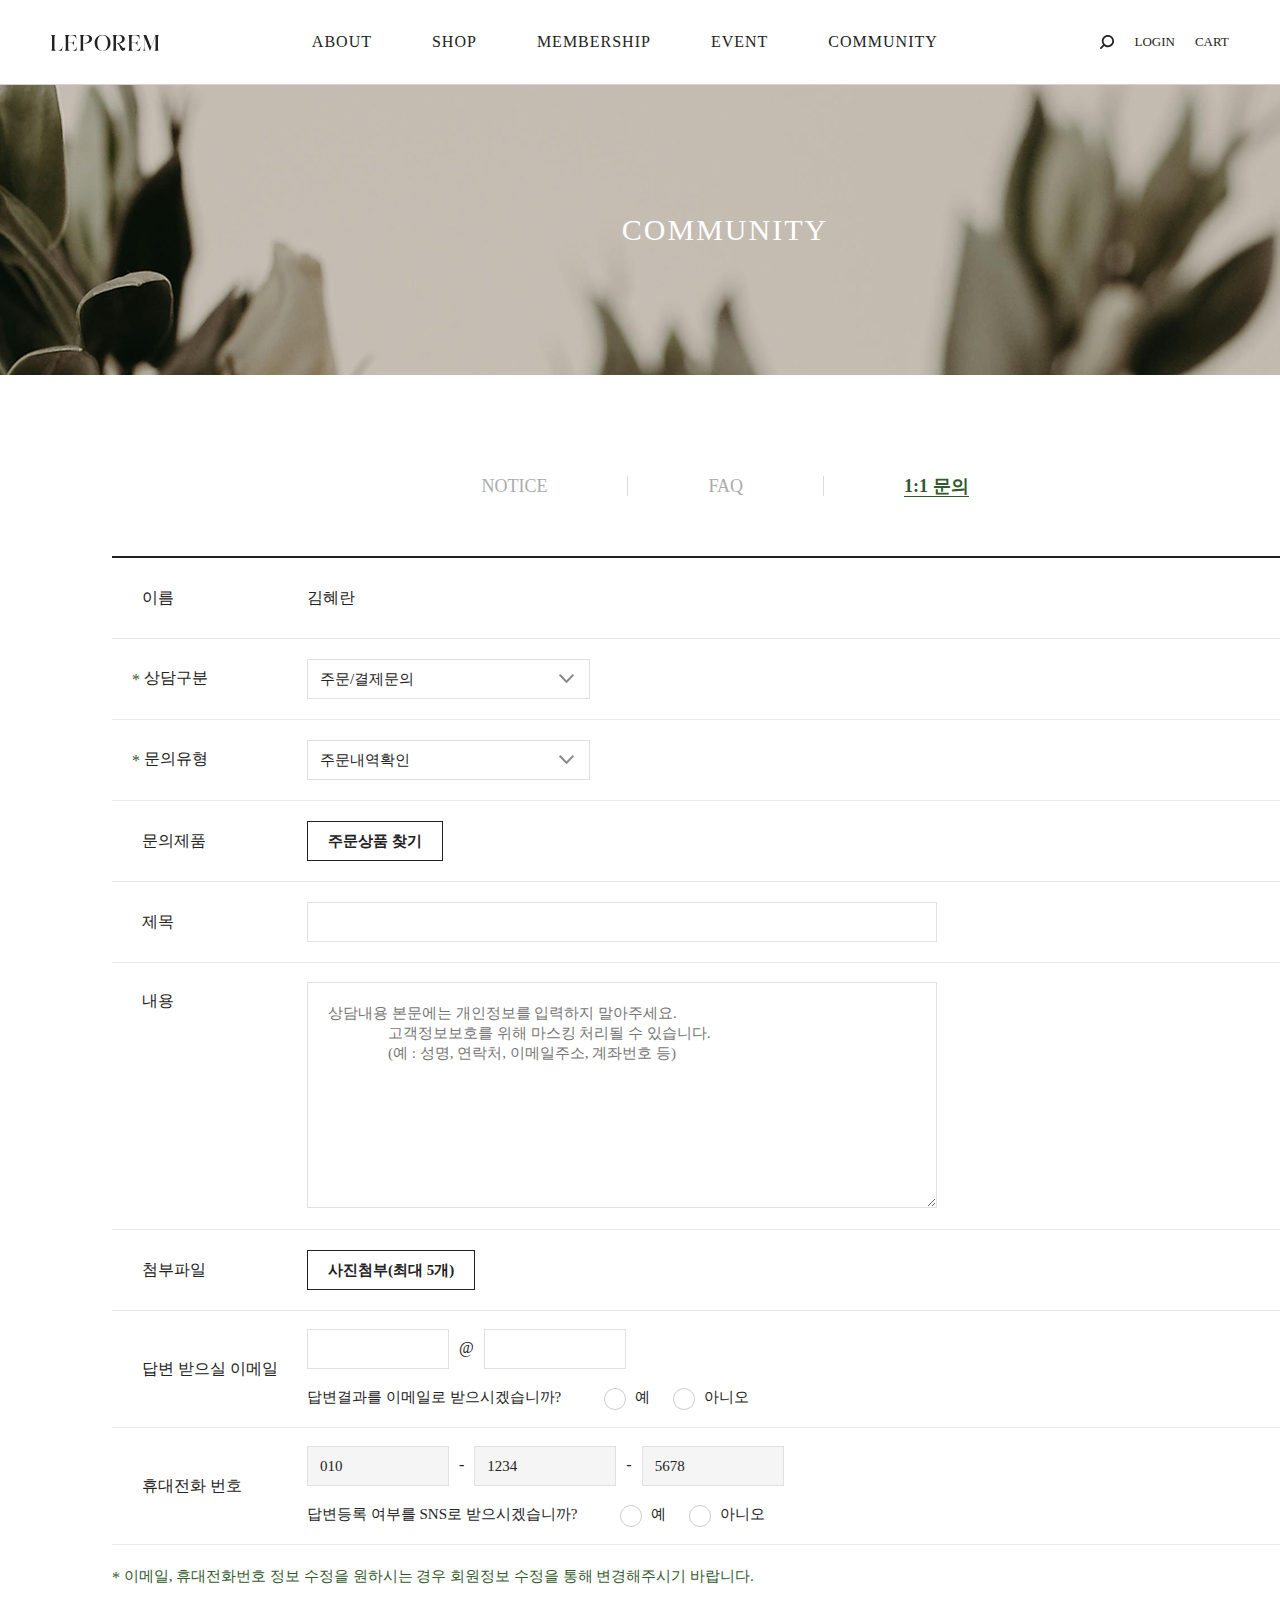
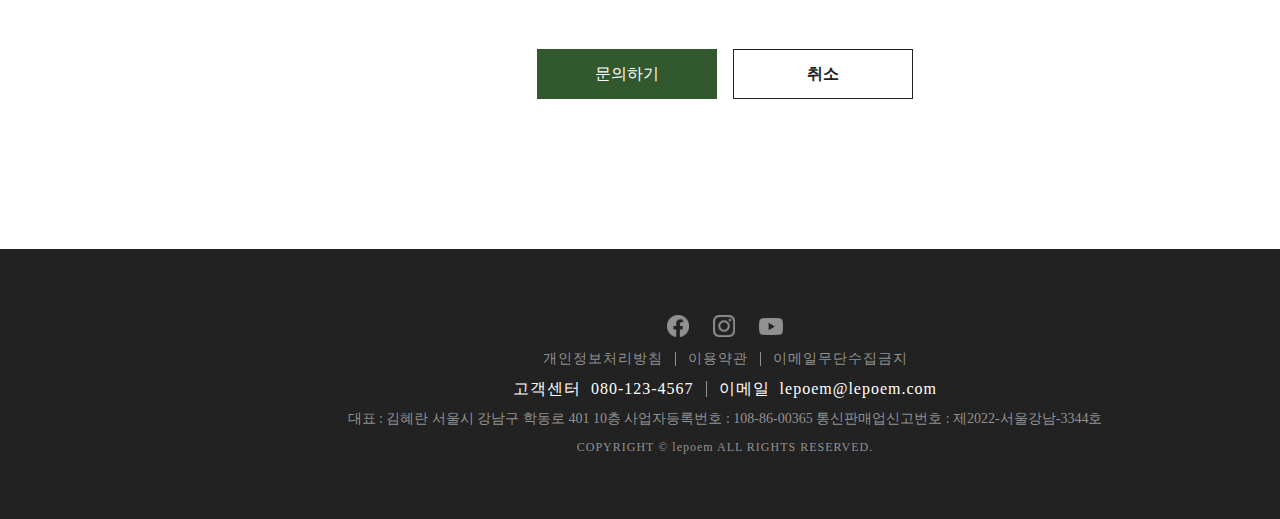
<file: sub/community_qa.html>
<!DOCTYPE html>
<html lang="en">

<head>
    <meta charset="UTF-8">
    <meta name="viewport" content="width=1450">
    <title>community</title>
    <link href="https://unpkg.com/aos@2.3.1/dist/aos.css" rel="stylesheet"><!--aos css 연결-->
    <script src="https://unpkg.com/aos@2.3.1/dist/aos.js"></script><!--aos js 연결-->
    <link rel="stylesheet" href="../css/sub_header.css">
    <link rel="stylesheet" href="../css/sub_community_style.css">
    <link rel="shortcut icon" href="../images/favicon.png" type="image/x-icon">
</head>

<body>
    <div id="header">
        <div class="header_inner">
            <div class="logo"><a href="../index.html"><svg version="1.1" id="Layer_1" xmlns="http://www.w3.org/2000/svg"
                        xmlns:xlink="http://www.w3.org/1999/xlink" x="0px" y="0px" viewBox="0 0 798 117.2"
                        style="enable-background:new 0 0 798 117.2;" xml:space="preserve">

                        <path class="st0"
                            d="M245.4,48.2L245.4,48.2c0.1,0.2,0.3,0.4,0.4,0.5C245.6,48.5,245.5,48.3,245.4,48.2z" />
                        <g>
                            <path class="st1" d="M85.3,89.5l-5.5,27.7H0v-1.5c4.1,0,7.3-4.3,7.3-16.4V18C7.3,5.9,4.1,1.5,0,1.5V0h32.8v1.5
                   c-4,0-7.3,4.4-7.3,16.5v81.3c0,12.1,7.2,16.4,14.6,16.4h11.4c15.7,0,29.2-11,32.2-26.4L85.3,89.5z" />
                            <path class="st1"
                                d="M192.7,89.4l-5.5,27.8h-85.7v-1.5c4,0,7.3-4.4,7.3-16.5V17.9c0-12.1-3.3-16.4-7.3-16.4V0h81.4l6.1,30.6
                   l-1.4,0.3c-3.4-17.1-18.5-29.3-35.8-29.3h-12.4C134,1.5,127,5.8,127,17.9v39.9h23.7c9.9,0,17.9-8.1,17.9-18h1.5v39h-1.5
                   c0-10.7-8.7-19.4-19.4-19.4H127v39.8c0,12.1,7.7,16.5,14.2,16.5h17.6c15.7,0,29.3-11.2,32.4-26.6L192.7,89.4z" />
                            <path class="st1" d="M265.1,0c25.5,0,38.3,11.2,38.3,27.4c0,31.3-41.9,35.9-59.8,36.5v-1.5c20.1-2.2,39.7-14.3,39.7-34.8
                   c0-14.7-11.7-26-28.5-26h-5.4c-6.6,0-12,4.4-12,16.5v81.3c0,12.1,3.3,16.4,7.3,16.4v1.5H212v-1.5c4,0,7.3-4.3,7.3-16.4V18
                   c0-12.1-3.3-16.5-7.3-16.5V0H265.1z" />
                            <path class="st1"
                                d="M439.9,58.4c0,32.4-22.2,58.8-58.5,58.8s-58.7-26.4-58.7-58.8c0-32.4,22.3-58.9,58.7-58.9S439.9,26,439.9,58.4
                   z M420.3,58.4c0-31.5-12.7-57.4-39-57.4c-26.4,0-39,25.9-39,57.4c0,31.5,12.5,57.3,39,57.3C407.7,115.7,420.3,89.9,420.3,58.4z" />
                            <path class="st1" d="M548.3,98.7c0,11.6-6.5,18.5-14.5,18.5c-25.6,0-23.4-53.3-47-53.3v-1.5c23.3,0,39-15.1,39-32.4
                   c0-16.8-11.3-28.5-28.1-28.5h-5.2c-7.7,0-12.3,4.4-12.3,16.5v81.3c0,12.1,3.3,16.4,7.4,16.4v1.5h-32.9v-1.5c4.1,0,7.4-4.3,7.4-16.4
                   V18c0-12.1-3.3-16.5-7.4-16.5V0h47.5c35,0,42.6,16.5,42.6,28.8c0,15-12.4,32.1-44.9,35.1c18.9,6.6,26.6,32.2,39.4,32.2
                   c2.9,0,6.1-1.4,8-5.5C548,93.5,548.3,96.3,548.3,98.7z" />
                            <path class="st1"
                                d="M661.5,89.4l-5.5,27.8h-85.7v-1.5c4,0,7.3-4.4,7.3-16.5V17.9c0-12.1-3.3-16.4-7.3-16.4V0h81.4l6.1,30.6
                   l-1.4,0.3C653,13.8,637.9,1.5,620.6,1.5h-12.4c-5.4,0-12.4,4.3-12.4,16.4v39.9h23.7c9.9,0,17.9-8.1,17.9-18h1.5v39h-1.5
                   c0-10.7-8.7-19.4-19.4-19.4h-22.2v39.8c0,12.1,7.7,16.5,14.2,16.5h17.6c15.7,0,29.3-11.2,32.4-26.6L661.5,89.4z" />
                            <path class="st1" d="M798,1.5c-4.1,0-7.4,4.4-7.4,16.5v81.3c0,6.1,0.8,10.2,2.2,12.8c1.4,2.6,3.2,3.6,5.2,3.6v1.5h-32.9v-1.5
                   c4.1,0,7.4-4.3,7.4-16.4V5l-40.4,112.2h-1.4L689.6,14.5v69.7c0,18.6,2.2,29.3,7.3,31.5v1.5h-16.1v-1.5c5.6-3.4,7.3-19.4,7.3-31.5
                   V18c0-6.2-0.8-10.2-2.2-12.8c-1.2-2.6-3.2-3.7-5.1-3.7V0h23.1L740,90.5l32.5-90.3V0H798V1.5z" />
                        </g>
                    </svg>
                </a></div>
            <ul id="gnb">
                <li><a href="./about.html">ABOUT</a></li>
                <li><a href="./shop.html">SHOP</a>
                    <div class="sub_box">
                        <ul class="sub_gnb">
                            <li><a href="./shop_bodycare.html">body care</a></li>
                            <li><a href="#">hand care</a></li>
                            <li><a href="#">hair care</a></li>
                            <li><a href="#">home & perfume</a></li>
                        </ul>
                    </div>
                    <div class="sub_bg"></div>
                </li>
                <li><a href="./membership.html">MEMBERSHIP</a></li>
                <li><a href="./event.html">EVENT</a></li>
                <li><a href="./community_notice.html">COMMUNITY</a>
                    <div class="sub_box">
                        <ul class="sub_gnb">
                            <li><a href="./community_notice.html">notice</a></li>
                            <li><a href="./community_faq.html">faq</a></li>
                            <li><a href="./community_qa.html">1:1문의</a></li>
                        </ul>
                    </div>
                    <div class="sub_bg"></div>
                </li>
            </ul>
            <ul class="link">
                <li class="search"><a href="#"><svg version="1.1" id="Layer_1" xmlns="http://www.w3.org/2000/svg"
                            xmlns:xlink="http://www.w3.org/1999/xlink" x="0px" y="0px" viewBox="0 0 384 384"
                            style="enable-background:new 0 0 384 384;" xml:space="preserve">

                            <path class="st0" d="M216.9,0.2c-92.3,0-167.4,75.1-167.4,167.4c0,37.8,12.6,72.6,33.7,100.7L7.2,344.2c-9,9-9,23.5,0,32.5
                   c4.5,4.5,10.4,6.7,16.3,6.7s11.8-2.2,16.3-6.7l75.9-75.9c28.1,21.4,63.2,34.2,101.2,34.2c92.3,0,167.4-75.1,167.4-167.4
                   C384.3,75.3,309.2,0.2,216.9,0.2z M216.9,288.4c-66.6,0-120.8-54.2-120.8-120.8S150.3,46.8,216.9,46.8S337.7,101,337.7,167.6
                   S283.5,288.4,216.9,288.4z" />
                        </svg>
                    </a></li>
                <li><a href="#">LOGIN</a></li>
                <li><a href="#">CART</a></li>
            </ul>
        </div><!--header_inner-->
    </div><!--header-->
    <div id="community">
        <div class="sub_banner">
            <h1 class="main_title">COMMUNITY</h1>
        </div>
    </div><!--event-->
    <div id="community_inner">
        <ul class="tab">
            <li><a href="./community_notice.html">NOTICE</a></li>
            <li><a href="./community_faq.html">FAQ</a></li>
            <li class="tab_on"><a href="./community_qa.html">1:1 문의</a></li>
        </ul>
        <table class="qa">
            <tr>
                <td><label for="name">이름</label></td>
                <td>김혜란</td>
            </tr>
            <tr>
                <td><span class="required" aria-required="true"></span> 상담구분</td>
                <td><select id="sell">
                        <option value="sell">주문/결제문의</option>
                        <option value="sell">배송문의</option>
                        <option value="sell">취소/반품/교환문의</option>
                        <option value="sell">자주하는 문의/기타</option>
                    </select></td>
            </tr>
            <tr>
                <td><span class="required" aria-required="true"></span> 문의유형</td>
                <td><select id="sell">
                        <option value="sell">주문내역확인</option>
                        <option value="sell">포인트/쿠폰</option>
                        <option value="sell">결제(입금)확인</option>
                        <option value="sell">주문내역변경</option>
                    </select></td>
            </tr>
            <tr>
                <td>문의제품</td>
                <td><a href="#" class="btn_search">주문상품 찾기</a></td>
            </tr>
            </tr>
            <tr>
                <td><label for="title">제목</label></td>
                <td><input type="title" id="qa_title"></td>
            </tr>
            <tr class="contect_box">
                <td class="content_t"><label for="content">내용</label></td>
                <td><textarea id="content" placeholder="상담내용 본문에는 개인정보를 입력하지 말아주세요.
                고객정보보호를 위해 마스킹 처리될 수 있습니다. 
                (예 : 성명, 연락처, 이메일주소, 계좌번호 등)"></textarea></td>
            </tr>
            <tr>
                <td>첨부파일</td>
                <td><a href="#" class="btn_search">사진첨부(최대 5개)</a></td>
            </tr>
            <tr class="email_box">
                <td><label for="email">답변 받으실 이메일</label></td>
                <td><input type="mail" id="email"><span class="hyphen">@</span><input type="mail" id="email">
                    <p class="answer"><span class="answer_q">답변결과를 이메일로 받으시겠습니까?</span>
                        <input type="radio" id="ex_rd" name="yesorno">
                        <label for="ex_rd" class="radiobox"></label><span class="text">예</span>
                        <input type="radio" id="ex_rd1" name="yesorno">
                        <label for="ex_rd1" class="radiobox"></label><span class="text">아니오</span>
                    </p>
                </td>

            </tr>
            <tr class="email_box">
                <td><label for="phone">휴대전화 번호</label></td>
                <td><input type="numb" id="phone" placeholder="010"><span class="hyphen">-</span><input type="numb"
                        id="phone" placeholder="1234"><span class="hyphen">-</span><input type="numb" id="phone"
                        placeholder="5678">
                    <p class="answer"><span class="answer_q">답변등록 여부를 SNS로 받으시겠습니까?</span>
                        <input type="radio" id="ex_rd2" name="yesorno">
                        <label for="ex_rd2" class="radiobox"></label><span class="text">예</span>
                        <input type="radio" id="ex_rd3" name="yesorno">
                        <label for="ex_rd3" class="radiobox"></label><span class="text">아니오</span>
                    </p>
                </td>
            </tr>
        </table>
        <p class="q_info"><span class="required" aria-required="true"></span> 이메일, 휴대전화번호 정보 수정을 원하시는 경우 회원정보 수정을 통해
            변경해주시기 바랍니다.</p>
        <div class="submit_btn"><input type="submit" value="문의하기" class="submit"><input type="reset" value="취소"
                class="cancel"></div>
    </div><!--community_inner-->

    <div id="footer">
        <div class="footer_inner">
            <ul class="sns_link">
                <li class="facebook_icon"><a href="#"><img src="../images/icon_facebook_l.png" alt="페이스북 바로가기"></a>
                </li>
                <li class="instagram_iocn"><a href="#"><img src="../images/icon_instagram_l.png" alt="인스타그램 바로가기"></a>
                </li>
                <li class="youtube_icon"><a href="#"><img src="../images/icon_youtube_l.png" alt="유튜브 바로가기"></a>
                </li>
            </ul>
            <ul class="info">
                <li><a href="#">개인정보처리방침</a></li>
                <li><a href="#">이용약관</a></li>
                <li><a href="#">이메일무단수집금지</a></li>
            </ul>
            <ul class="customer">
                <li>고객센터&nbsp;&nbsp;080-123-4567</li>
                <li>이메일&nbsp;&nbsp;lepoem@lepoem.com</li>
            </ul>
            <p class="f_add">대표 : 김혜란 서울시 강남구 학동로 401 10층 사업자등록번호 : 108-86-00365 통신판매업신고번호 : 제2022-서울강남-3344호</p>
            <p class="copyright">COPYRIGHT © lepoem ALL RIGHTS RESERVED.</p>
        </div>
    </div>
    <div class="top">
        <a href="#community"><img src="../images/top_arrow.png" alt="Back to top"></a>
    </div>


    <!-- 라이브러리 파일 -->
    <script src="../js/jquery-3.7.1.min.js"></script>
    <!--스크립트 파일-->
    <script src="../js/script.js"></script>
    <script src="../js/tab.js"></script>

    <script>
        AOS.init();
    </script>

</body>

</html>
</file>
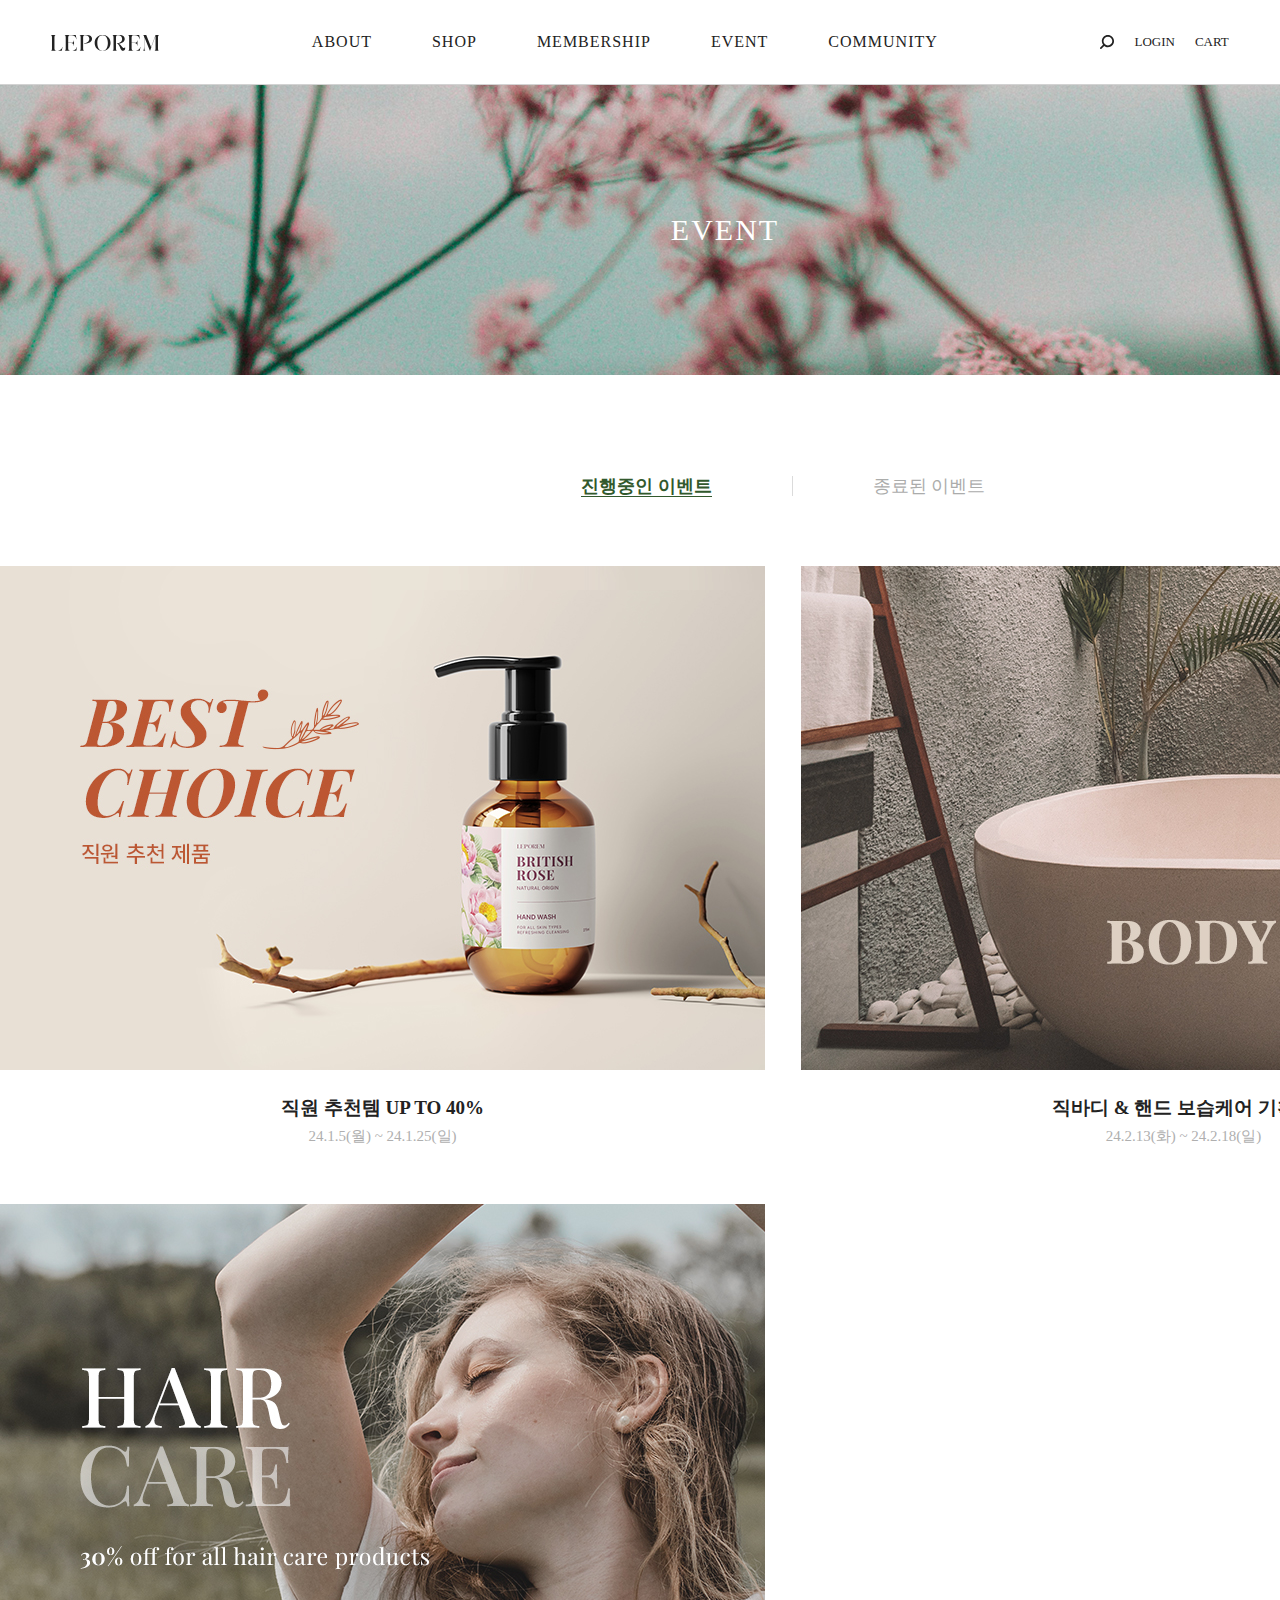
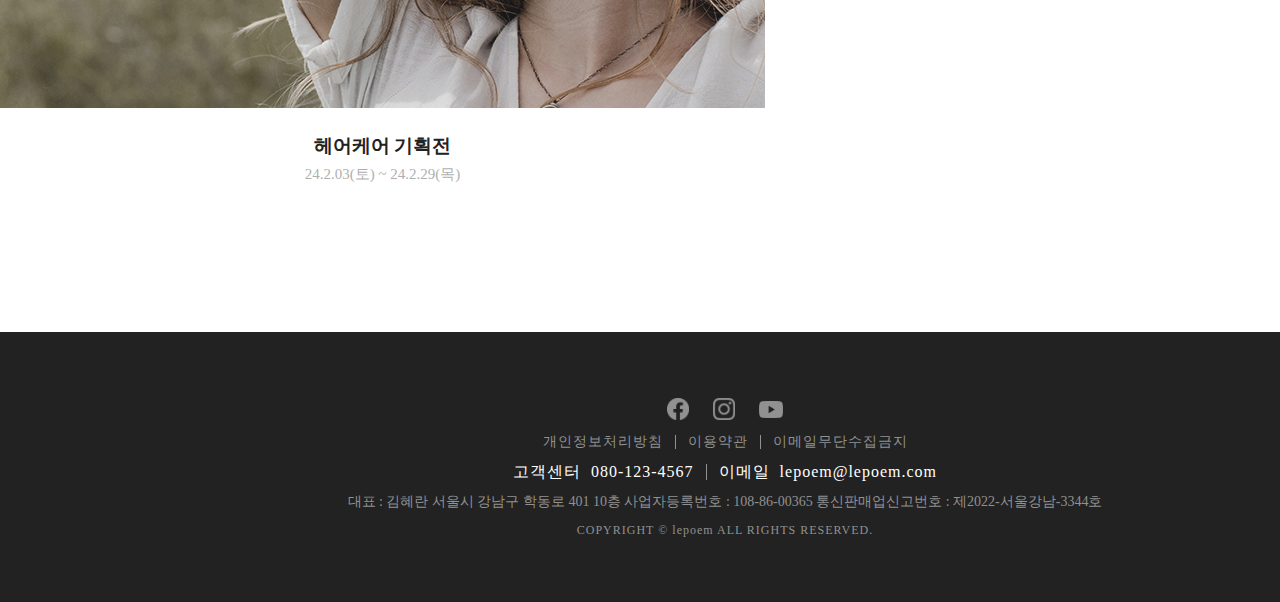
<file: sub/event.html>
<!DOCTYPE html>
<html lang="en">

<head>
    <meta charset="UTF-8">
    <meta name="viewport" content="width=1450">
    <title>event</title>
    <link href="https://unpkg.com/aos@2.3.1/dist/aos.css" rel="stylesheet"><!--aos css 연결-->
    <script src="https://unpkg.com/aos@2.3.1/dist/aos.js"></script><!--aos js 연결-->
    <link rel="stylesheet" href="../css/sub_header.css">
    <link rel="stylesheet" href="../css/sub_event_style.css">
    <link rel="shortcut icon" href="../images/favicon.png" type="image/x-icon">
</head>

<body>
    <div id="header">
        <div class="header_inner">
            <div class="logo"><a href="../index.html"><svg version="1.1" id="Layer_1" xmlns="http://www.w3.org/2000/svg"
                        xmlns:xlink="http://www.w3.org/1999/xlink" x="0px" y="0px" viewBox="0 0 798 117.2"
                        style="enable-background:new 0 0 798 117.2;" xml:space="preserve">

                        <path class="st0"
                            d="M245.4,48.2L245.4,48.2c0.1,0.2,0.3,0.4,0.4,0.5C245.6,48.5,245.5,48.3,245.4,48.2z" />
                        <g>
                            <path class="st1" d="M85.3,89.5l-5.5,27.7H0v-1.5c4.1,0,7.3-4.3,7.3-16.4V18C7.3,5.9,4.1,1.5,0,1.5V0h32.8v1.5
                   c-4,0-7.3,4.4-7.3,16.5v81.3c0,12.1,7.2,16.4,14.6,16.4h11.4c15.7,0,29.2-11,32.2-26.4L85.3,89.5z" />
                            <path class="st1"
                                d="M192.7,89.4l-5.5,27.8h-85.7v-1.5c4,0,7.3-4.4,7.3-16.5V17.9c0-12.1-3.3-16.4-7.3-16.4V0h81.4l6.1,30.6
                   l-1.4,0.3c-3.4-17.1-18.5-29.3-35.8-29.3h-12.4C134,1.5,127,5.8,127,17.9v39.9h23.7c9.9,0,17.9-8.1,17.9-18h1.5v39h-1.5
                   c0-10.7-8.7-19.4-19.4-19.4H127v39.8c0,12.1,7.7,16.5,14.2,16.5h17.6c15.7,0,29.3-11.2,32.4-26.6L192.7,89.4z" />
                            <path class="st1" d="M265.1,0c25.5,0,38.3,11.2,38.3,27.4c0,31.3-41.9,35.9-59.8,36.5v-1.5c20.1-2.2,39.7-14.3,39.7-34.8
                   c0-14.7-11.7-26-28.5-26h-5.4c-6.6,0-12,4.4-12,16.5v81.3c0,12.1,3.3,16.4,7.3,16.4v1.5H212v-1.5c4,0,7.3-4.3,7.3-16.4V18
                   c0-12.1-3.3-16.5-7.3-16.5V0H265.1z" />
                            <path class="st1"
                                d="M439.9,58.4c0,32.4-22.2,58.8-58.5,58.8s-58.7-26.4-58.7-58.8c0-32.4,22.3-58.9,58.7-58.9S439.9,26,439.9,58.4
                   z M420.3,58.4c0-31.5-12.7-57.4-39-57.4c-26.4,0-39,25.9-39,57.4c0,31.5,12.5,57.3,39,57.3C407.7,115.7,420.3,89.9,420.3,58.4z" />
                            <path class="st1" d="M548.3,98.7c0,11.6-6.5,18.5-14.5,18.5c-25.6,0-23.4-53.3-47-53.3v-1.5c23.3,0,39-15.1,39-32.4
                   c0-16.8-11.3-28.5-28.1-28.5h-5.2c-7.7,0-12.3,4.4-12.3,16.5v81.3c0,12.1,3.3,16.4,7.4,16.4v1.5h-32.9v-1.5c4.1,0,7.4-4.3,7.4-16.4
                   V18c0-12.1-3.3-16.5-7.4-16.5V0h47.5c35,0,42.6,16.5,42.6,28.8c0,15-12.4,32.1-44.9,35.1c18.9,6.6,26.6,32.2,39.4,32.2
                   c2.9,0,6.1-1.4,8-5.5C548,93.5,548.3,96.3,548.3,98.7z" />
                            <path class="st1"
                                d="M661.5,89.4l-5.5,27.8h-85.7v-1.5c4,0,7.3-4.4,7.3-16.5V17.9c0-12.1-3.3-16.4-7.3-16.4V0h81.4l6.1,30.6
                   l-1.4,0.3C653,13.8,637.9,1.5,620.6,1.5h-12.4c-5.4,0-12.4,4.3-12.4,16.4v39.9h23.7c9.9,0,17.9-8.1,17.9-18h1.5v39h-1.5
                   c0-10.7-8.7-19.4-19.4-19.4h-22.2v39.8c0,12.1,7.7,16.5,14.2,16.5h17.6c15.7,0,29.3-11.2,32.4-26.6L661.5,89.4z" />
                            <path class="st1" d="M798,1.5c-4.1,0-7.4,4.4-7.4,16.5v81.3c0,6.1,0.8,10.2,2.2,12.8c1.4,2.6,3.2,3.6,5.2,3.6v1.5h-32.9v-1.5
                   c4.1,0,7.4-4.3,7.4-16.4V5l-40.4,112.2h-1.4L689.6,14.5v69.7c0,18.6,2.2,29.3,7.3,31.5v1.5h-16.1v-1.5c5.6-3.4,7.3-19.4,7.3-31.5
                   V18c0-6.2-0.8-10.2-2.2-12.8c-1.2-2.6-3.2-3.7-5.1-3.7V0h23.1L740,90.5l32.5-90.3V0H798V1.5z" />
                        </g>
                    </svg>
                </a></div>
            <ul id="gnb">
                <li><a href="about.html">ABOUT</a></li>
                <li><a href="./shop.html">SHOP</a>
                    <div class="sub_box">
                        <ul class="sub_gnb">
                            <li><a href="./shop_bodycare.html">body care</a></li>
                            <li><a href="#">hand care</a></li>
                            <li><a href="#">hair care</a></li>
                            <li><a href="#">home & perfume</a></li>
                        </ul>
                    </div>
                    <div class="sub_bg"></div>
                </li>
                <li><a href="./membership.html">MEMBERSHIP</a></li>
                <li><a href="./event.html">EVENT</a></li>
                <li><a href="./community_notice.html">COMMUNITY</a>
                    <div class="sub_box">
                        <ul class="sub_gnb">
                            <li><a href="./community_notice.html">notice</a></li>
                            <li><a href="./community_faq.html">faq</a></li>
                            <li><a href="./community_qa.html">1:1문의</a></li>
                        </ul>
                    </div>
                    <div class="sub_bg"></div>
                </li>
            </ul>
            <ul class="link">
                <li class="search"><a href="#"><svg version="1.1" id="Layer_1" xmlns="http://www.w3.org/2000/svg"
                            xmlns:xlink="http://www.w3.org/1999/xlink" x="0px" y="0px" viewBox="0 0 384 384"
                            style="enable-background:new 0 0 384 384;" xml:space="preserve">

                            <path class="st0" d="M216.9,0.2c-92.3,0-167.4,75.1-167.4,167.4c0,37.8,12.6,72.6,33.7,100.7L7.2,344.2c-9,9-9,23.5,0,32.5
                   c4.5,4.5,10.4,6.7,16.3,6.7s11.8-2.2,16.3-6.7l75.9-75.9c28.1,21.4,63.2,34.2,101.2,34.2c92.3,0,167.4-75.1,167.4-167.4
                   C384.3,75.3,309.2,0.2,216.9,0.2z M216.9,288.4c-66.6,0-120.8-54.2-120.8-120.8S150.3,46.8,216.9,46.8S337.7,101,337.7,167.6
                   S283.5,288.4,216.9,288.4z" />
                        </svg>
                    </a></li>
                <li><a href="#">LOGIN</a></li>
                <li><a href="#">CART</a></li>
            </ul>
        </div><!--header_inner-->
    </div><!--header-->
    <div id="event">
        <div class="sub_banner">
            <h1 class="main_title">EVENT</h1>
        </div>
    </div><!--event-->
    <div id="event_tab">
        <ul class="tabs">
            <li><a href="#tab1">진행중인 이벤트</a></li>
            <li><a href="#tab2">종료된 이벤트</a></li>
        </ul>

        <div id="tab1" class="tab_content">
            <ul>
                <li><a href="#"><img src="../images/event_banner_01.jpg" alt="이벤트 배너"></a>
                    <h1>직원 추천템 UP TO 40%</h1>
                    <h2>24.1.5(월) ~ 24.1.25(일)</h2>
                </li>
                </li>
                <li><a href="#"><img src="../images/event_banner_02.jpg" alt="이벤트 배너"></a>
                    <h1>직바디 & 핸드 보습케어 기획전</h1>
                    <h2>24.2.13(화) ~ 24.2.18(일)</h2>
                </li>
                <li><a href="#"><img src="../images/event_banner_03.jpg" alt="이벤트 배너"></a>
                    <h1>헤어케어 기획전</h1>
                    <h2>24.2.03(토) ~ 24.2.29(목)</h2>
                </li>
            </ul>
        </div><!--tab1-->

        <div id="tab2" class="tab_content">
            <ul>
                <li>
                    <a href="#">
                        <img src="../images/event_banner_04.jpg" alt="이벤트 배너">
                    </a>
                    <h1>브랜드위크 전품목 30% & COUPON</h1>
                    <h2>23.12.20(수) ~ 23.1.231(일)</h2>
                </li>

            </ul>
        </div><!--tab2-->

    </div><!--event_tab-->

    <div id="footer">
        <div class="footer_inner">
            <ul class="sns_link">
                <li class="facebook_icon"><a href="#"><img src="../images/icon_facebook_l.png" alt="페이스북 바로가기"></a>
                </li>
                <li class="instagram_iocn"><a href="#"><img src="../images/icon_instagram_l.png" alt="인스타그램 바로가기"></a>
                </li>
                <li class="youtube_icon"><a href="#"><img src="../images/icon_youtube_l.png" alt="유튜브 바로가기"></a>
                </li>
            </ul>
            <ul class="info">
                <li><a href="#">개인정보처리방침</a></li>
                <li><a href="#">이용약관</a></li>
                <li><a href="#">이메일무단수집금지</a></li>
            </ul>
            <ul class="customer">
                <li>고객센터&nbsp;&nbsp;080-123-4567</li>
                <li>이메일&nbsp;&nbsp;lepoem@lepoem.com</li>
            </ul>
            <p class="f_add">대표 : 김혜란 서울시 강남구 학동로 401 10층 사업자등록번호 : 108-86-00365 통신판매업신고번호 : 제2022-서울강남-3344호</p>
            <p class="copyright">COPYRIGHT © lepoem ALL RIGHTS RESERVED.</p>
        </div>
    </div>
    <div class="top">
        <a href="#event"><img src="../images/top_arrow.png" alt="Back to top"></a>
    </div>


    <!-- 라이브러리 파일 -->
    <script src="../js/jquery-3.7.1.min.js"></script>
    <!--스크립트 파일-->
    <script src="../js/script.js"></script>
    <script src="../js/tab.js"></script>

    <script>
        AOS.init();
    </script>

</body>

</html>
</file>
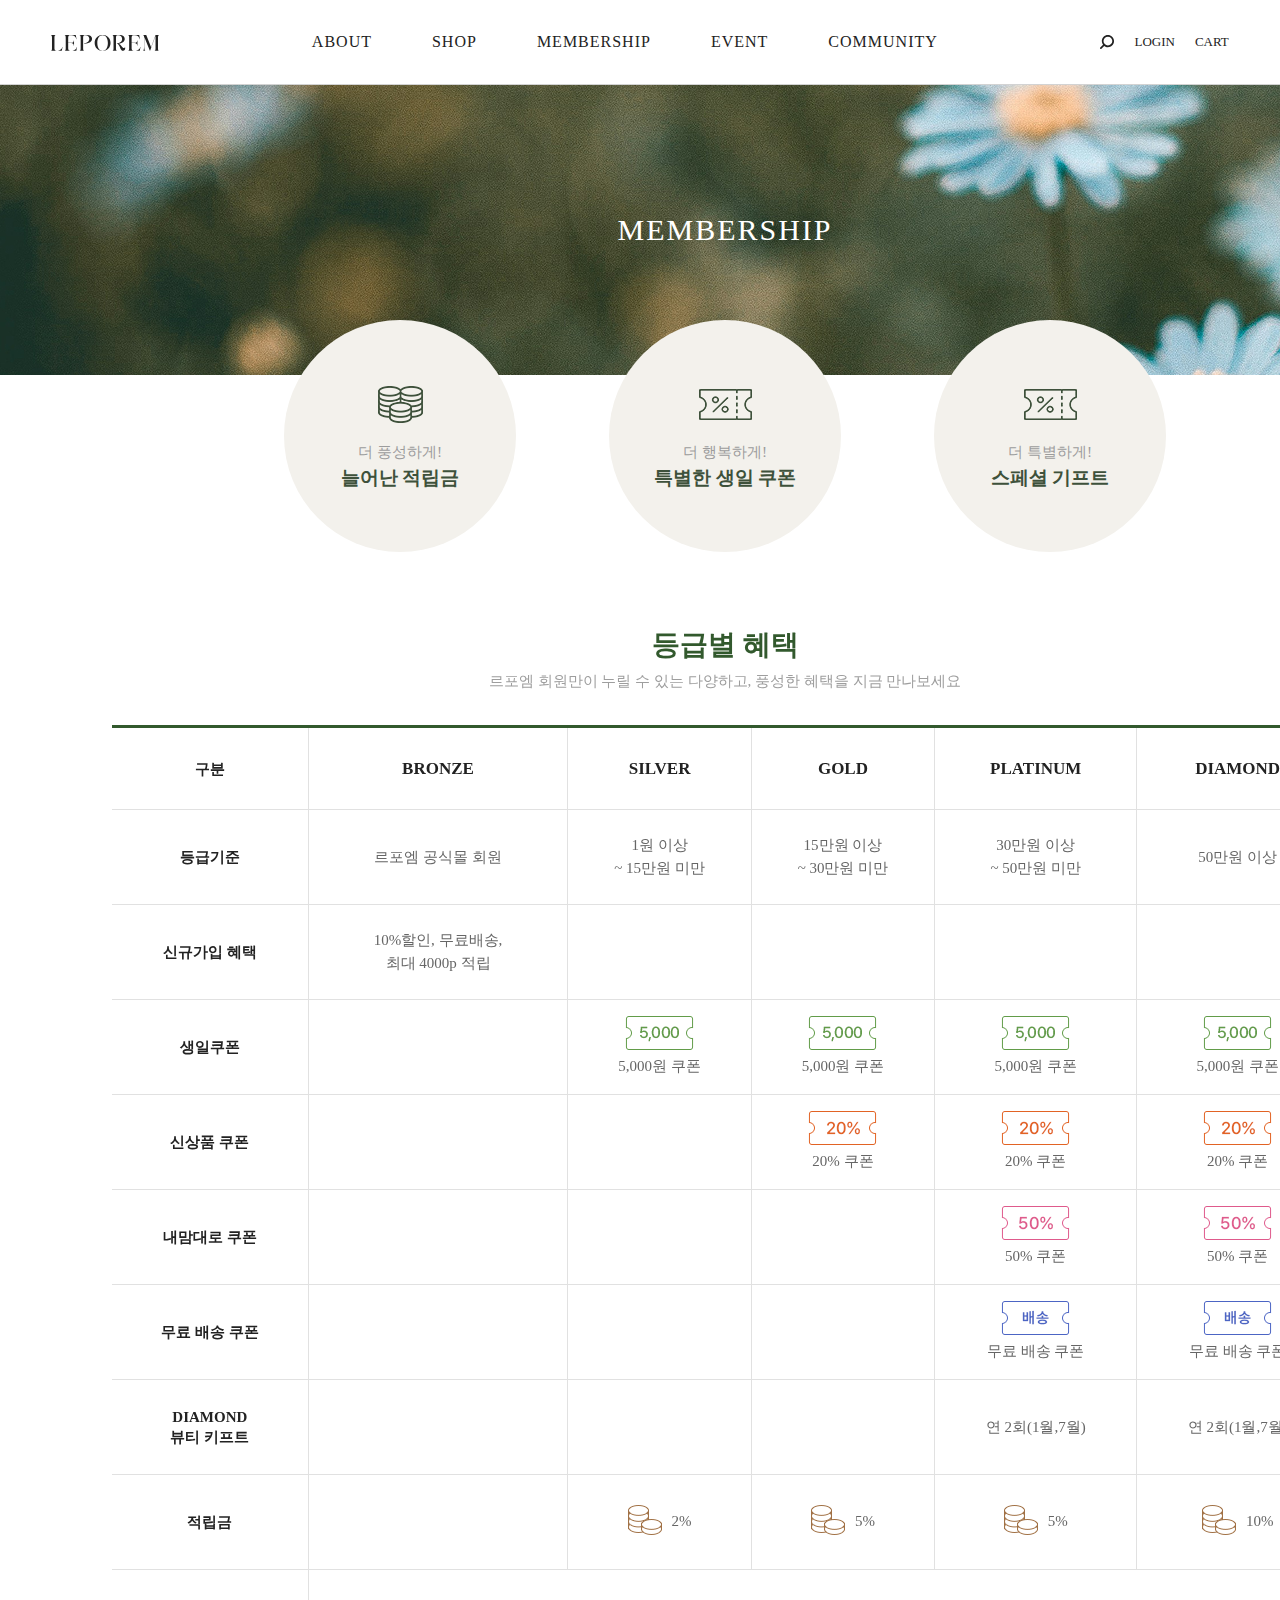
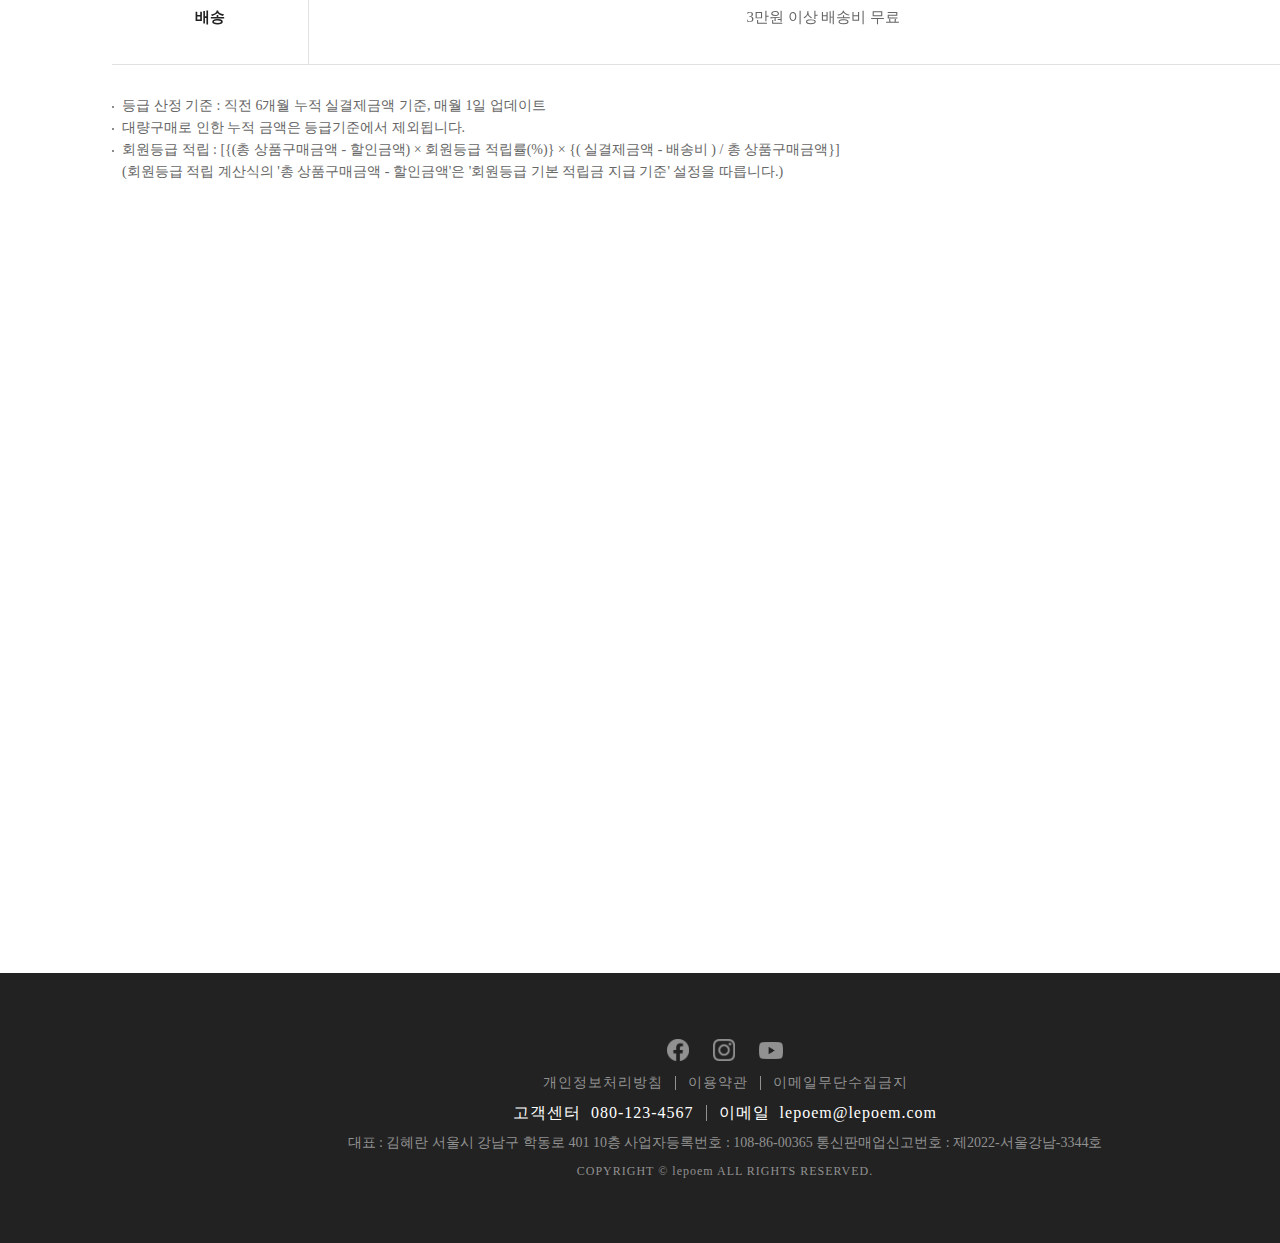
<file: sub/membership.html>
<!DOCTYPE html>
<html lang="en">

<head>
    <meta charset="UTF-8">
    <meta name="viewport" content="width=1450">
    <title>membership</title>
    <link href="https://unpkg.com/aos@2.3.1/dist/aos.css" rel="stylesheet"><!--aos css 연결-->
    <script src="https://unpkg.com/aos@2.3.1/dist/aos.js"></script><!--aos js 연결-->
    <link rel="stylesheet" href="../css/sub_header.css">
    <link rel="stylesheet" href="../css/sub_membership_style.css">
    <link rel="shortcut icon" href="../images/favicon.png" type="image/x-icon">
</head>

<body>
    <div id="header">
        <div class="header_inner">
            <div class="logo"><a href="../index.html"><svg version="1.1" id="Layer_1" xmlns="http://www.w3.org/2000/svg"
                        xmlns:xlink="http://www.w3.org/1999/xlink" x="0px" y="0px" viewBox="0 0 798 117.2"
                        style="enable-background:new 0 0 798 117.2;" xml:space="preserve">

                        <path class="st0"
                            d="M245.4,48.2L245.4,48.2c0.1,0.2,0.3,0.4,0.4,0.5C245.6,48.5,245.5,48.3,245.4,48.2z" />
                        <g>
                            <path class="st1" d="M85.3,89.5l-5.5,27.7H0v-1.5c4.1,0,7.3-4.3,7.3-16.4V18C7.3,5.9,4.1,1.5,0,1.5V0h32.8v1.5
                   c-4,0-7.3,4.4-7.3,16.5v81.3c0,12.1,7.2,16.4,14.6,16.4h11.4c15.7,0,29.2-11,32.2-26.4L85.3,89.5z" />
                            <path class="st1"
                                d="M192.7,89.4l-5.5,27.8h-85.7v-1.5c4,0,7.3-4.4,7.3-16.5V17.9c0-12.1-3.3-16.4-7.3-16.4V0h81.4l6.1,30.6
                   l-1.4,0.3c-3.4-17.1-18.5-29.3-35.8-29.3h-12.4C134,1.5,127,5.8,127,17.9v39.9h23.7c9.9,0,17.9-8.1,17.9-18h1.5v39h-1.5
                   c0-10.7-8.7-19.4-19.4-19.4H127v39.8c0,12.1,7.7,16.5,14.2,16.5h17.6c15.7,0,29.3-11.2,32.4-26.6L192.7,89.4z" />
                            <path class="st1" d="M265.1,0c25.5,0,38.3,11.2,38.3,27.4c0,31.3-41.9,35.9-59.8,36.5v-1.5c20.1-2.2,39.7-14.3,39.7-34.8
                   c0-14.7-11.7-26-28.5-26h-5.4c-6.6,0-12,4.4-12,16.5v81.3c0,12.1,3.3,16.4,7.3,16.4v1.5H212v-1.5c4,0,7.3-4.3,7.3-16.4V18
                   c0-12.1-3.3-16.5-7.3-16.5V0H265.1z" />
                            <path class="st1"
                                d="M439.9,58.4c0,32.4-22.2,58.8-58.5,58.8s-58.7-26.4-58.7-58.8c0-32.4,22.3-58.9,58.7-58.9S439.9,26,439.9,58.4
                   z M420.3,58.4c0-31.5-12.7-57.4-39-57.4c-26.4,0-39,25.9-39,57.4c0,31.5,12.5,57.3,39,57.3C407.7,115.7,420.3,89.9,420.3,58.4z" />
                            <path class="st1" d="M548.3,98.7c0,11.6-6.5,18.5-14.5,18.5c-25.6,0-23.4-53.3-47-53.3v-1.5c23.3,0,39-15.1,39-32.4
                   c0-16.8-11.3-28.5-28.1-28.5h-5.2c-7.7,0-12.3,4.4-12.3,16.5v81.3c0,12.1,3.3,16.4,7.4,16.4v1.5h-32.9v-1.5c4.1,0,7.4-4.3,7.4-16.4
                   V18c0-12.1-3.3-16.5-7.4-16.5V0h47.5c35,0,42.6,16.5,42.6,28.8c0,15-12.4,32.1-44.9,35.1c18.9,6.6,26.6,32.2,39.4,32.2
                   c2.9,0,6.1-1.4,8-5.5C548,93.5,548.3,96.3,548.3,98.7z" />
                            <path class="st1"
                                d="M661.5,89.4l-5.5,27.8h-85.7v-1.5c4,0,7.3-4.4,7.3-16.5V17.9c0-12.1-3.3-16.4-7.3-16.4V0h81.4l6.1,30.6
                   l-1.4,0.3C653,13.8,637.9,1.5,620.6,1.5h-12.4c-5.4,0-12.4,4.3-12.4,16.4v39.9h23.7c9.9,0,17.9-8.1,17.9-18h1.5v39h-1.5
                   c0-10.7-8.7-19.4-19.4-19.4h-22.2v39.8c0,12.1,7.7,16.5,14.2,16.5h17.6c15.7,0,29.3-11.2,32.4-26.6L661.5,89.4z" />
                            <path class="st1" d="M798,1.5c-4.1,0-7.4,4.4-7.4,16.5v81.3c0,6.1,0.8,10.2,2.2,12.8c1.4,2.6,3.2,3.6,5.2,3.6v1.5h-32.9v-1.5
                   c4.1,0,7.4-4.3,7.4-16.4V5l-40.4,112.2h-1.4L689.6,14.5v69.7c0,18.6,2.2,29.3,7.3,31.5v1.5h-16.1v-1.5c5.6-3.4,7.3-19.4,7.3-31.5
                   V18c0-6.2-0.8-10.2-2.2-12.8c-1.2-2.6-3.2-3.7-5.1-3.7V0h23.1L740,90.5l32.5-90.3V0H798V1.5z" />
                        </g>
                    </svg>
                </a></div>
            <ul id="gnb">
                <li><a href="about.html">ABOUT</a></li>
                <li><a href="./shop.html">SHOP</a>
                    <div class="sub_box">
                        <ul class="sub_gnb">
                            <li><a href="./shop_bodycare.html">body care</a></li>
                            <li><a href="#">hand care</a></li>
                            <li><a href="#">hair care</a></li>
                            <li><a href="#">home & perfume</a></li>
                        </ul>
                    </div>
                    <div class="sub_bg"></div>
                </li>
                <li><a href="./membership.html">MEMBERSHIP</a></li>
                <li><a href="./event.html">EVENT</a></li>
                <li><a href="./community_notice.html">COMMUNITY</a>
                    <div class="sub_box">
                        <ul class="sub_gnb">
                            <li><a href="./community_notice.html">notice</a></li>
                            <li><a href="./community_faq.html">faq</a></li>
                            <li><a href="./community_qa.html">1:1문의</a></li>
                        </ul>
                    </div>
                    <div class="sub_bg"></div>
                </li>
            </ul>
            <ul class="link">
                <li class="search"><a href="#"><svg version="1.1" id="Layer_1" xmlns="http://www.w3.org/2000/svg"
                            xmlns:xlink="http://www.w3.org/1999/xlink" x="0px" y="0px" viewBox="0 0 384 384"
                            style="enable-background:new 0 0 384 384;" xml:space="preserve">

                            <path class="st0" d="M216.9,0.2c-92.3,0-167.4,75.1-167.4,167.4c0,37.8,12.6,72.6,33.7,100.7L7.2,344.2c-9,9-9,23.5,0,32.5
                   c4.5,4.5,10.4,6.7,16.3,6.7s11.8-2.2,16.3-6.7l75.9-75.9c28.1,21.4,63.2,34.2,101.2,34.2c92.3,0,167.4-75.1,167.4-167.4
                   C384.3,75.3,309.2,0.2,216.9,0.2z M216.9,288.4c-66.6,0-120.8-54.2-120.8-120.8S150.3,46.8,216.9,46.8S337.7,101,337.7,167.6
                   S283.5,288.4,216.9,288.4z" />
                        </svg>
                    </a></li>
                <li><a href="#">LOGIN</a></li>
                <li><a href="#">CART</a></li>
            </ul>
        </div><!--header_inner-->
    </div><!--header-->
    <div id="membership">
        <div class="sub_banner">
            <h1 class="main_title">MEMBERSHIP</h1>
        </div>
        <ul class="benefit">
            <li class="benefit_circle" data-aos="fade-down" data-aos-duration="800" data-aos-delay="200">
                <div>
                    <img src="../images/benefit_01.png" alt="">
                    <h2>더 풍성하게!</h2>
                    <h1>늘어난 적립금</h1>
                </div>
            </li>
            <li class="benefit_circle" data-aos="fade-down" data-aos-duration="800" data-aos-delay="400">
                <div>
                    <img src="../images/benefit_02.png" alt="">
                    <h2>더 행복하게!</h2>
                    <h1>특별한 생일 쿠폰</h1>
                </div>
            </li>
            <li class="benefit_circle" data-aos="fade-down" data-aos-duration="800" data-aos-delay="600">
                <div>
                    <img src="../images/benefit_02.png" alt="">
                    <h2>더 특별하게!</h2>
                    <h1>스페셜 기프트</h1>
                </div>
            </li>
        </ul>
    </div><!--membership-->
    <div id="class">
        <h1 class="class_title" data-aos="fade-right" data-aos-delay="600" data-aos-duration="800">등급별 혜택</h1>
        <p data-aos="fade-right" data-aos-delay="600" data-aos-duration="800">르포엠 회원만이 누릴 수 있는 다양하고, 풍성한 혜택을 지금 만나보세요
        </p>

        <!-- 테이블 -->
        <table data-aos="fade-up" data-aos-duration="800" data-aos-delay="600">
            <tr class="first">
                <th>구분</th>
                <th class="table_t">BRONZE</th>
                <th class="table_t">SILVER</th>
                <th class="table_t">GOLD</th>
                <th class="table_t">PLATINUM</th>
                <th class="table_t">DIAMOND</th>
            </tr>
            <tr>
                <th>등급기준</th>
                <td>르포엠 공식몰 회원</td>
                <td>1원 이상<br>
                    ~ 15만원 미만</td>
                <td>15만원 이상<br>
                    ~ 30만원 미만</td>
                <td>30만원 이상<br>
                    ~ 50만원 미만</td>
                <td>50만원 이상</td>
            </tr>
            <tr>
                <th>신규가입 혜택</th>
                <td>10%할인, 무료배송,<br>
                    최대 4000p 적립</td>
                <td></td>
                <td></td>
                <td></td>
                <td></td>
            </tr>
            <tr>
                <th>생일쿠폰</th>
                <td>
                </td>
                <td>
                    <p><img src="../images/coupon_5000.png" alt="5,000원 쿠폰"></p>
                    5,000원 쿠폰
                </td>
                <td>
                    <p><img src="../images/coupon_5000.png" alt="5,000원 쿠폰"></p>
                    5,000원 쿠폰
                </td>
                <td>
                    <p><img src="../images/coupon_5000.png" alt="5,000원 쿠폰"></p>
                    5,000원 쿠폰
                </td>
                <td>
                    <p><img src="../images/coupon_5000.png" alt="5,000원 쿠폰"></p>
                    5,000원 쿠폰
                </td>
            </tr>
            <tr>
                <th>신상품 쿠폰</th>
                <td></td>
                <td></td>
                <td>
                    <p><img src="../images/coupon_20.png" alt="20% 쿠폰"></p>
                    20% 쿠폰
                </td>
                <td>
                    <p><img src="../images/coupon_20.png" alt="20% 쿠폰"></p>
                    20% 쿠폰
                </td>
                </td>
                <td>
                    <p><img src="../images/coupon_20.png" alt="20% 쿠폰"></p>
                    20% 쿠폰
                </td>
                </td>
            </tr>
            <tr>
                <th>내맘대로 쿠폰</th>
                <td></td>
                <td></td>
                <td></td>
                <td>
                    <p><img src="../images/coupon_50.png" alt="50% 쿠폰"></p>
                    50% 쿠폰
                </td>
                <td>
                    <p><img src="../images/coupon_50.png" alt="50% 쿠폰"></p>
                    50% 쿠폰
                </td>
            </tr>
            <tr>
                <th>무료 배송 쿠폰</th>
                <td></td>
                <td></td>
                <td></td>
                <td>
                    <p><img src="../images/coupon_delivery.png" alt="무료 배송 쿠폰"></p>
                    무료 배송 쿠폰
                </td>
                <td>
                    <p><img src="../images/coupon_delivery.png" alt="무료 배송 쿠폰"></p>
                    무료 배송 쿠폰
                </td>
            </tr>
            <tr>
                <th>DIAMOND<br>
                    뷰티 키프트</th>
                <td></td>
                <td></td>
                <td></td>
                <td>
                    연 2회(1월,7월)
                </td>
                <td>
                    연 2회(1월,7월)
                </td>
            </tr>
            <tr>
                <th>적립금</th>
                <td></td>
                <td class="point">
                    <img src="../images/coin.png" alt="포인트">2%
                </td>
                <td class="point">
                    <img src="../images/coin.png" alt="포인트">5%
                </td>
                <td class="point">
                    <img src="../images/coin.png" alt="포인트">5%
                </td>
                <td class="point">
                    <img src="../images/coin.png" alt="포인트">10%
                </td>
            </tr>
            <tr class="last">
                <th>배송</th>
                <td colspan="5">3만원 이상 배송비 무료</td>
            </tr>

        </table><!--table-->
        <ul class="m_info">
            <li class="dot">등급 산정 기준 : 직전 6개월 누적 실결제금액 기준, 매월 1일 업데이트</li>
            <li class="dot">대량구매로 인한 누적 금액은 등급기준에서 제외됩니다.</li>
            <li class="dot">회원등급 적립 : [{(총 상품구매금액 - 할인금액) × 회원등급 적립률(%)} × {( 실결제금액 - 배송비 ) / 총 상품구매금액}]<br>
            </li>
            <li>(회원등급 적립 계산식의 '총 상품구매금액 - 할인금액'은 '회원등급 기본 적립금 지급 기준' 설정을 따릅니다.)</li>
        </ul>
    </div><!--class-->
    <div id="card">
        <h1 class="card_title" data-aos="fade-left" data-aos-delay="200" data-aos-duration="800">르포엠 모바일 카드를 이용하면 더
            큰 혜택을 받을 수 있어요
        </h1>
        <p data-aos="fade-left" data-aos-delay="200" data-aos-duration="800">최대 5% 적립</p>
        <ul class="step" data-aos="fade-up" data-aos-duration="800" data-aos-delay="200">
            <li>
                <div>
                    <h1 class="number">1</h1>
                    <h2>르포엠 앱 다운로드</h2>
                    <p>QR코드로를 스캔하시면<br>
                        앱 다운로드 페이지로 이동합니다.</p>
                    <img src="../images/step_01.png" alt="QR코드 이미지">
                    <img src="../images/step_01_i.png" alt="다운로드 아이콘" class="down_icon">
                </div>
            </li>
            <li>
                <div>
                    <h1 class="number">2</h1>
                    <h2>로그인</h2>
                    <p>앱 로그인을 해주세요.<br>
                        아직 르포엠 회원이 아니시라면<br>
                        회원가입을 해주세요.</p>
                    <img src="../images/step_02.png" alt="로그인 이미지">
                    <img src="../images/step_02_i.png" alt="자물쇠 아이콘" class="down_icon">
                </div>
            </li>
            <li>
                <div>
                    <h1 class="number">3</h1>
                    <h2>모바일 카드로 적립/사용</h2>
                    <p>앱에서 발급받은 멤버쉽 바코드로 편리하게<br>
                        포인트를 적립하고 사용하세요.</p>
                    <img src="../images/step_03.png" alt="바코드 이미지">
                    <img src="../images/step_03_i.png" alt="코인 아이콘" class="down_icon">
                </div>
            </li>
        </ul>

    </div><!--mobile_card-->

    <div id="footer">
        <div class="footer_inner">
            <ul class="sns_link">
                <li class="facebook_icon"><a href="#"><img src="../images/icon_facebook_l.png" alt="페이스북 바로가기"></a></li>
                <li class="instagram_iocn"><a href="#"><img src="../images/icon_instagram_l.png" alt="인스타그램 바로가기"></a>
                </li>
                <li class="youtube_icon"><a href="#"><img src="../images/icon_youtube_l.png" alt="유튜브 바로가기"></a></li>
            </ul>
            <ul class="info">
                <li><a href="#">개인정보처리방침</a></li>
                <li><a href="#">이용약관</a></li>
                <li><a href="#">이메일무단수집금지</a></li>
            </ul>
            <ul class="customer">
                <li>고객센터&nbsp;&nbsp;080-123-4567</li>
                <li>이메일&nbsp;&nbsp;lepoem@lepoem.com</li>
            </ul>
            <p class="f_add">대표 : 김혜란 서울시 강남구 학동로 401 10층 사업자등록번호 : 108-86-00365 통신판매업신고번호 : 제2022-서울강남-3344호</p>
            <p class="copyright">COPYRIGHT © lepoem ALL RIGHTS RESERVED.</p>
        </div>
    </div>
    <div class="top">
        <a href="#membership"><img src="../images/top_arrow.png" alt="Back to top"></a>
    </div>


    <!-- 라이브러리 파일 -->
    <script src="../js/jquery-3.7.1.min.js"></script>
    <!--스크립트 파일-->
    <script src="../js/script.js"></script>

    <script>
        AOS.init();
    </script>

</body>

</html>
</file>
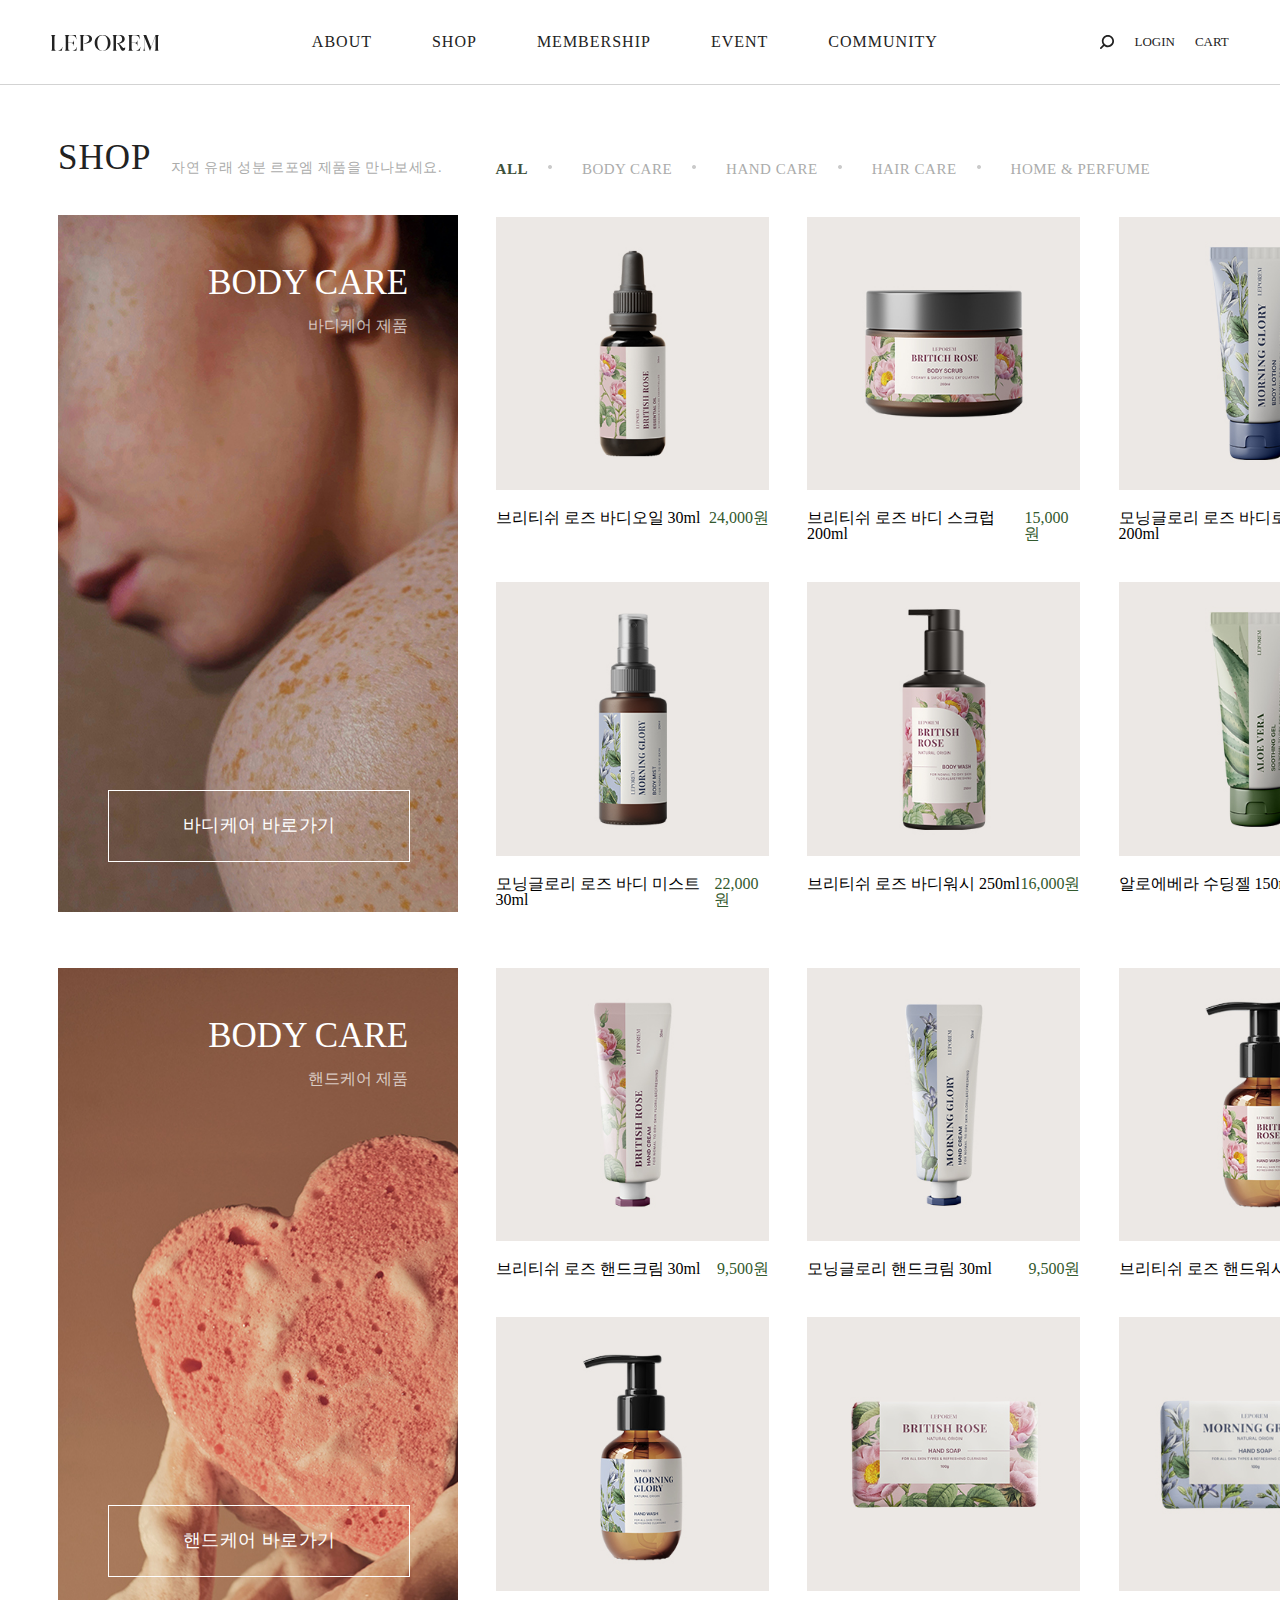
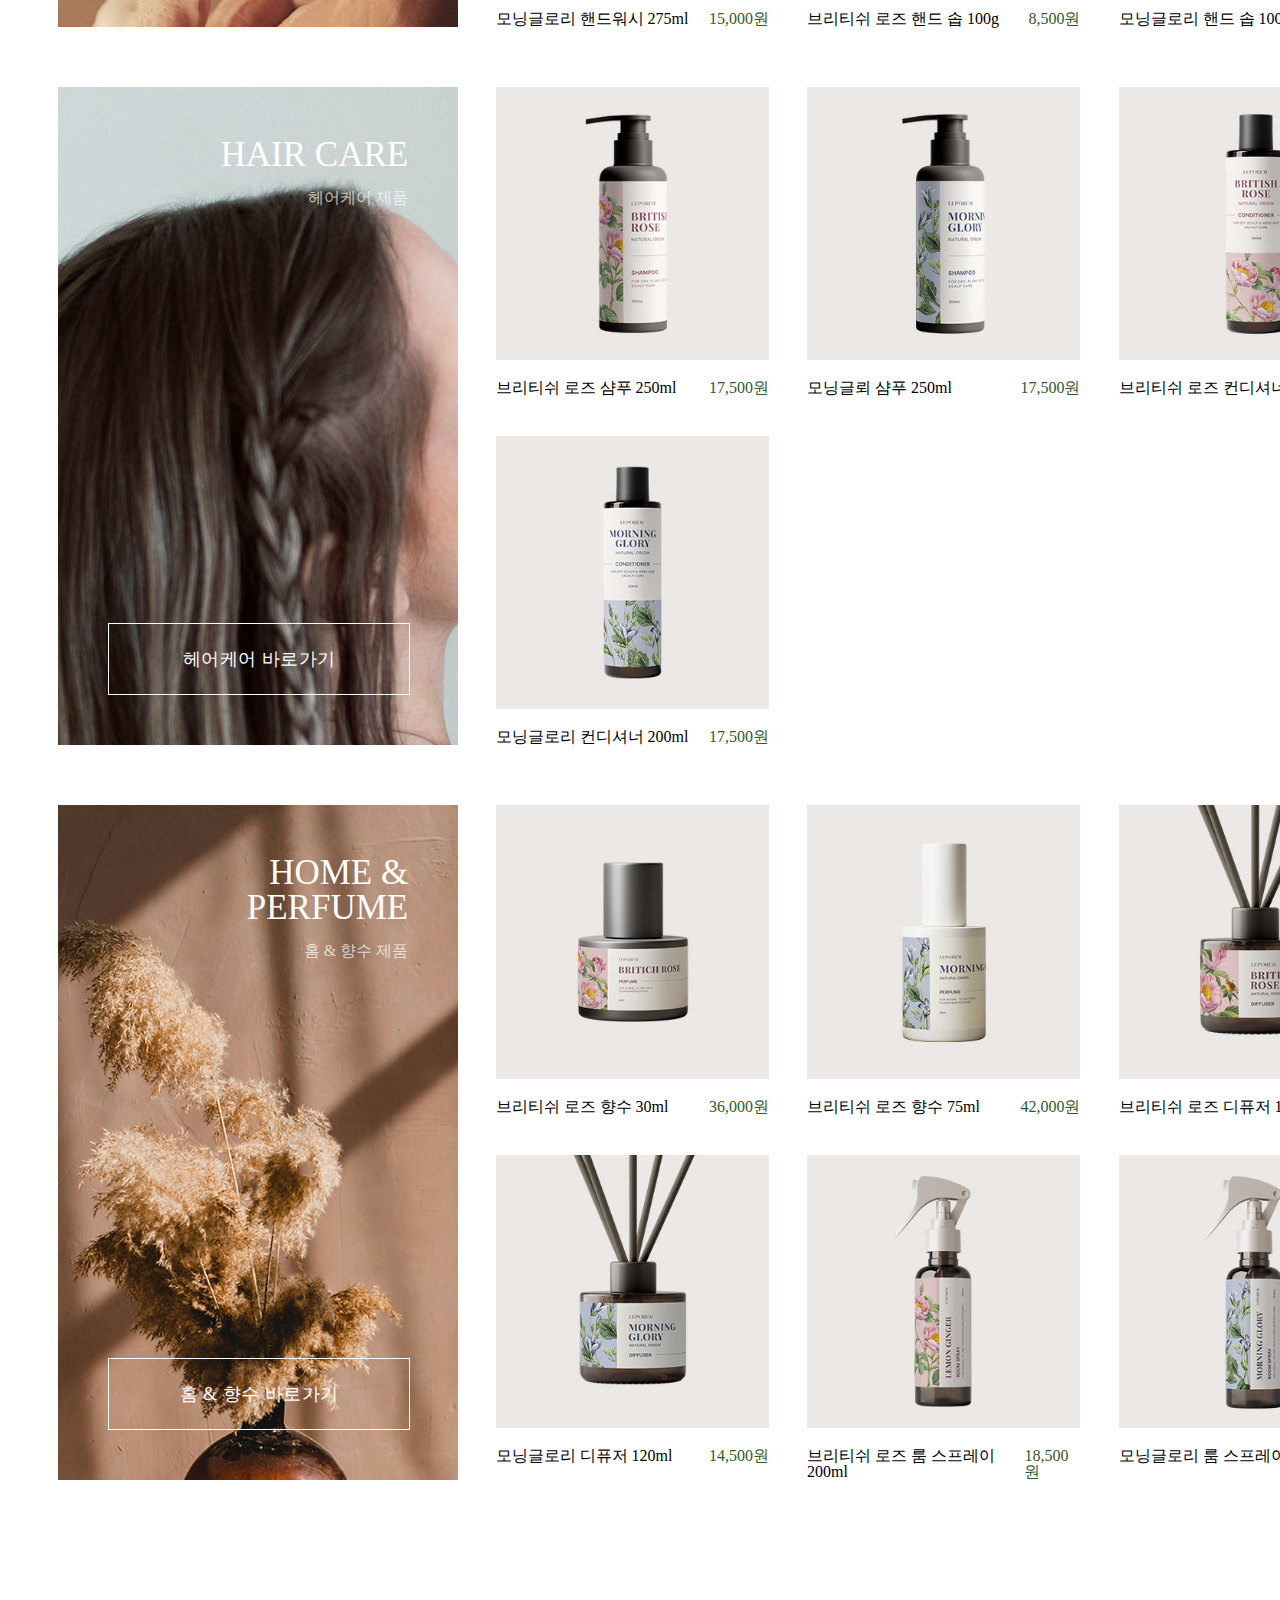
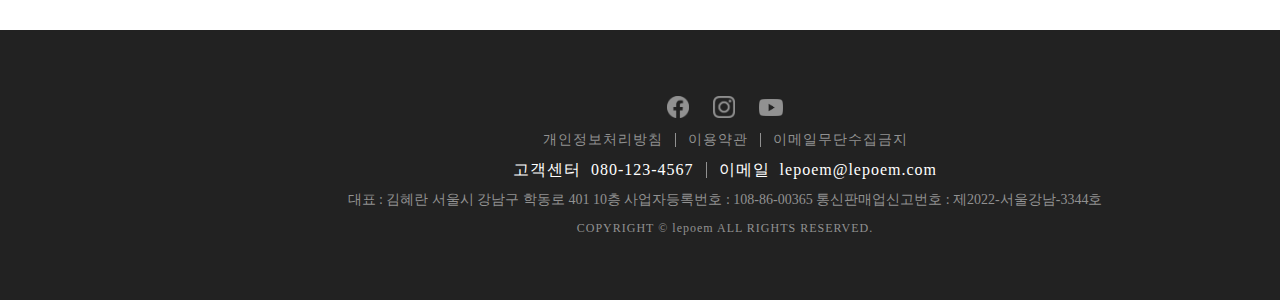
<file: sub/shop.html>
<!DOCTYPE html>
<html lang="en">

<head>
    <meta charset="UTF-8">
    <meta name="viewport" content="width=1450">
    <title>shop</title>
    <link rel="stylesheet" href="../css/sub_header.css">
    <link rel="stylesheet" href="../css/sub_shop_style.css">
    <link rel="shortcut icon" href="../images/favicon.png" type="image/x-icon">
</head>

<body>
    <div id="header">
        <div class="header_inner">
            <div class="logo"><a href="../index.html"><svg version="1.1" id="Layer_1" xmlns="http://www.w3.org/2000/svg"
                        xmlns:xlink="http://www.w3.org/1999/xlink" x="0px" y="0px" viewBox="0 0 798 117.2"
                        style="enable-background:new 0 0 798 117.2;" xml:space="preserve">

                        <path class="st0"
                            d="M245.4,48.2L245.4,48.2c0.1,0.2,0.3,0.4,0.4,0.5C245.6,48.5,245.5,48.3,245.4,48.2z" />
                        <g>
                            <path class="st1" d="M85.3,89.5l-5.5,27.7H0v-1.5c4.1,0,7.3-4.3,7.3-16.4V18C7.3,5.9,4.1,1.5,0,1.5V0h32.8v1.5
                   c-4,0-7.3,4.4-7.3,16.5v81.3c0,12.1,7.2,16.4,14.6,16.4h11.4c15.7,0,29.2-11,32.2-26.4L85.3,89.5z" />
                            <path class="st1"
                                d="M192.7,89.4l-5.5,27.8h-85.7v-1.5c4,0,7.3-4.4,7.3-16.5V17.9c0-12.1-3.3-16.4-7.3-16.4V0h81.4l6.1,30.6
                   l-1.4,0.3c-3.4-17.1-18.5-29.3-35.8-29.3h-12.4C134,1.5,127,5.8,127,17.9v39.9h23.7c9.9,0,17.9-8.1,17.9-18h1.5v39h-1.5
                   c0-10.7-8.7-19.4-19.4-19.4H127v39.8c0,12.1,7.7,16.5,14.2,16.5h17.6c15.7,0,29.3-11.2,32.4-26.6L192.7,89.4z" />
                            <path class="st1" d="M265.1,0c25.5,0,38.3,11.2,38.3,27.4c0,31.3-41.9,35.9-59.8,36.5v-1.5c20.1-2.2,39.7-14.3,39.7-34.8
                   c0-14.7-11.7-26-28.5-26h-5.4c-6.6,0-12,4.4-12,16.5v81.3c0,12.1,3.3,16.4,7.3,16.4v1.5H212v-1.5c4,0,7.3-4.3,7.3-16.4V18
                   c0-12.1-3.3-16.5-7.3-16.5V0H265.1z" />
                            <path class="st1"
                                d="M439.9,58.4c0,32.4-22.2,58.8-58.5,58.8s-58.7-26.4-58.7-58.8c0-32.4,22.3-58.9,58.7-58.9S439.9,26,439.9,58.4
                   z M420.3,58.4c0-31.5-12.7-57.4-39-57.4c-26.4,0-39,25.9-39,57.4c0,31.5,12.5,57.3,39,57.3C407.7,115.7,420.3,89.9,420.3,58.4z" />
                            <path class="st1" d="M548.3,98.7c0,11.6-6.5,18.5-14.5,18.5c-25.6,0-23.4-53.3-47-53.3v-1.5c23.3,0,39-15.1,39-32.4
                   c0-16.8-11.3-28.5-28.1-28.5h-5.2c-7.7,0-12.3,4.4-12.3,16.5v81.3c0,12.1,3.3,16.4,7.4,16.4v1.5h-32.9v-1.5c4.1,0,7.4-4.3,7.4-16.4
                   V18c0-12.1-3.3-16.5-7.4-16.5V0h47.5c35,0,42.6,16.5,42.6,28.8c0,15-12.4,32.1-44.9,35.1c18.9,6.6,26.6,32.2,39.4,32.2
                   c2.9,0,6.1-1.4,8-5.5C548,93.5,548.3,96.3,548.3,98.7z" />
                            <path class="st1"
                                d="M661.5,89.4l-5.5,27.8h-85.7v-1.5c4,0,7.3-4.4,7.3-16.5V17.9c0-12.1-3.3-16.4-7.3-16.4V0h81.4l6.1,30.6
                   l-1.4,0.3C653,13.8,637.9,1.5,620.6,1.5h-12.4c-5.4,0-12.4,4.3-12.4,16.4v39.9h23.7c9.9,0,17.9-8.1,17.9-18h1.5v39h-1.5
                   c0-10.7-8.7-19.4-19.4-19.4h-22.2v39.8c0,12.1,7.7,16.5,14.2,16.5h17.6c15.7,0,29.3-11.2,32.4-26.6L661.5,89.4z" />
                            <path class="st1" d="M798,1.5c-4.1,0-7.4,4.4-7.4,16.5v81.3c0,6.1,0.8,10.2,2.2,12.8c1.4,2.6,3.2,3.6,5.2,3.6v1.5h-32.9v-1.5
                   c4.1,0,7.4-4.3,7.4-16.4V5l-40.4,112.2h-1.4L689.6,14.5v69.7c0,18.6,2.2,29.3,7.3,31.5v1.5h-16.1v-1.5c5.6-3.4,7.3-19.4,7.3-31.5
                   V18c0-6.2-0.8-10.2-2.2-12.8c-1.2-2.6-3.2-3.7-5.1-3.7V0h23.1L740,90.5l32.5-90.3V0H798V1.5z" />
                        </g>
                    </svg>
                </a></div>
            <ul id="gnb">
                <li><a href="./about.html">ABOUT</a></li>
                <li><a href="./shop.html">SHOP</a>
                    <div class="sub_box">
                        <ul class="sub_gnb">
                            <li><a href="./shop_bodycare.html">body care</a></li>
                            <li><a href="#">hand care</a></li>
                            <li><a href="#">hair care</a></li>
                            <li><a href="#">home & perfume</a></li>
                        </ul>
                    </div>
                    <div class="sub_bg"></div>
                </li>
                <li><a href="./membership.html">MEMBERSHIP</a></li>
                <li><a href="./event.html">EVENT</a></li>
                <li><a href="./community_notice.html">COMMUNITY</a>
                    <div class="sub_box">
                        <ul class="sub_gnb">
                            <li><a href="./community_notice.html">notice</a></li>
                            <li><a href="./community_faq.html">faq</a></li>
                            <li><a href="./community_qa.html">1:1문의</a></li>
                        </ul>
                    </div>
                    <div class="sub_bg"></div>
                </li>
            </ul>
            <ul class="link">
                <li class="search"><a href="#"><svg version="1.1" id="Layer_1" xmlns="http://www.w3.org/2000/svg"
                            xmlns:xlink="http://www.w3.org/1999/xlink" x="0px" y="0px" viewBox="0 0 384 384"
                            style="enable-background:new 0 0 384 384;" xml:space="preserve">

                            <path class="st0" d="M216.9,0.2c-92.3,0-167.4,75.1-167.4,167.4c0,37.8,12.6,72.6,33.7,100.7L7.2,344.2c-9,9-9,23.5,0,32.5
                   c4.5,4.5,10.4,6.7,16.3,6.7s11.8-2.2,16.3-6.7l75.9-75.9c28.1,21.4,63.2,34.2,101.2,34.2c92.3,0,167.4-75.1,167.4-167.4
                   C384.3,75.3,309.2,0.2,216.9,0.2z M216.9,288.4c-66.6,0-120.8-54.2-120.8-120.8S150.3,46.8,216.9,46.8S337.7,101,337.7,167.6
                   S283.5,288.4,216.9,288.4z" />
                        </svg>
                    </a></li>
                <li><a href="#">LOGIN</a></li>
                <li><a href="#">CART</a></li>
            </ul>
        </div><!--header_inner-->
    </div><!--header-->
    <div id="shop">
        <!-- 바디케어 -->
        <div class="shop_list">
            <div class="shop_inner">
                <div class="shop_title">
                    <h1>SHOP</h1>
                    <p>자연 유래 성분 르포엠 제품을 만나보세요.</p>
                </div>
                <div class="shop_banner sb_bg1">
                    <h1 class="sb_title">BODY CARE</h1>
                    <h2 class="sb_text">바디케어 제품</h2>
                    <a href="#" class="sb_btn"><span>바디케어 바로가기</span></a>
                </div>
            </div><!--shop_inner-->

            <div class="product_inner">
                <ul class="product_menu">
                    <li class="menu_on"><a href="./shop.html">ALL</a></li>
                    <li><a href="./shop_bodycare.html">BODY CARE</a></li>
                    <li><a href="#">HAND CARE</a></li>
                    <li><a href="#">HAIR CARE</a></li>
                    <li><a href="#">HOME & PERFUME</a></li>
                </ul>
                <ul class="products">
                    <li>
                        <div class="product_on_box">
                            <a href="#"><img src="../images/shop_bc_bodyoil_ro.jpg" alt="제품이미지"><img
                                    src="../images/shop_bc_bodyoil_ro_on.jpg" alt="제품이미지" class="product_on_img"></a>
                            <ul class="product_on">
                                <li><a href="#">구매하기</a></li>
                                <li><img src="../images/icon_heart.png" alt="찜하기" class="shop_icon_heart">
                                </li>
                                <li><a href="#"><img src="../images/icon_cart.png" alt="카트담기"></a></li>
                            </ul>
                        </div><!--product_on_box-->
                        <div class="product_text">
                            <h2 class="product_title">브리티쉬 로즈 바디오일 30ml</h2>
                            <h1 class="product_price">24,000원</h1>
                        </div>
                    </li>
                    <li>
                        <div class="product_on_box">
                            <a href="#"><img src="../images/shop_bc_bodyscrub_ro.jpg" alt="제품이미지"><img
                                    src="../images/shop_bc_bodyscrub_ro_on.jpg" alt="제품이미지" class="product_on_img"></a>
                            <ul class="product_on">
                                <li><a href="#">구매하기</a></li>
                                <li><img src="../images/icon_heart.png" alt="찜하기" class="shop_icon_heart">
                                </li>
                                <li><a href="#"><img src="../images/icon_cart.png" alt="카트담기"></a></li>
                            </ul>
                        </div><!--product_on_box-->
                        <div class="product_text">
                            <h2 class="product_title">브리티쉬 로즈 바디 스크럽 200ml</h2>
                            <h1 class="product_price">15,000원</h1>
                        </div>
                    </li>
                    <li>
                        <div class="product_on_box">
                            <a href="#"><img src="../images/shop_bc_bodylotion_mg.jpg" alt="제품이미지"><img
                                    src="../images/shop_bc_bodylotion_mg_on.jpg" alt="제품이미지" class="product_on_img"></a>
                            <ul class="product_on">
                                <li><a href="#">구매하기</a></li>
                                <li><img src="../images/icon_heart.png" alt="찜하기" class="shop_icon_heart"></li>
                                <li><a href="#"><img src="../images/icon_cart.png" alt="카트담기"></a></li>
                            </ul>
                        </div><!--product_on_box-->
                        <div class="product_text">
                            <h2 class="product_title">모닝글로리 로즈 바디로션 200ml</h2>
                            <h1 class="product_price">21,000원</h1>
                        </div>
                    </li>
                    <li>
                        <div class="product_on_box">
                            <a href="#"><img src="../images/shop_bc_bodymist_mg.jpg" alt="제품이미지"><img
                                    src="../images/shop_bc_bodymist_mg_on.jpg" alt="제품이미지" class="product_on_img"></a>
                            <ul class="product_on">
                                <li><a href="#">구매하기</a></li>
                                <li><img src="../images/icon_heart.png" alt="찜하기" class="shop_icon_heart"></li>
                                <li><a href="#"><img src="../images/icon_cart.png" alt="카트담기"></a></li>
                            </ul>
                        </div><!--product_on_box-->
                        <div class="product_text">
                            <h2 class="product_title">모닝글로리 로즈 바디 미스트 30ml</h2>
                            <h1 class="product_price">22,000원</h1>
                        </div>
                    </li>
                    <li>
                        <div class="product_on_box">
                            <a href="#"><img src="../images/shop_bc_bodywash_ro.jpg" alt="제품이미지"><img
                                    src="../images/shop_bc_bodywash_ro_on.jpg" alt="제품이미지" class="product_on_img"></a>
                            <ul class="product_on">
                                <li><a href="#">구매하기</a></li>
                                <li><img src="../images/icon_heart.png" alt="찜하기" class="shop_icon_heart"></li>
                                <li><a href="#"><img src="../images/icon_cart.png" alt="카트담기"></a></li>
                            </ul>
                        </div><!--product_on_box-->
                        <div class="product_text">
                            <h2 class="product_title">브리티쉬 로즈 바디워시 250ml</h2>
                            <h1 class="product_price">16,000원</h1>
                        </div>
                    </li>
                    <li>
                        <div class="product_on_box">
                            <a href="#"><img src="../images/shop_bc_soothinggell_al.jpg" alt="제품이미지"><img
                                    src="../images/shop_bc_soothinggell_al_on.jpg" alt="제품이미지"
                                    class="product_on_img"></a>
                            <ul class="product_on">
                                <li><a href="#">구매하기</a></li>
                                <li><img src="../images/icon_heart.png" alt="찜하기" class="shop_icon_heart"></li>
                                <li><a href="#"><img src="../images/icon_cart.png" alt="카트담기"></a></li>
                            </ul>
                        </div><!--product_on_box-->
                        <div class="product_text">
                            <h2 class="product_title">알로에베라 수딩젤 150ml</h2>
                            <h1 class="product_price">22,500원</h1>
                        </div></a>
                    </li>
                </ul><!--products-->
            </div><!--product_inner-->
        </div><!--shop_list-->

        <!-- 핸드케어 -->
        <div class="shop_list">
            <div class="shop_inner">
                <div class="shop_banner sb_bg2">
                    <h1 class="sb_title">BODY CARE</h1>
                    <h2 class="sb_text">핸드케어 제품</h2>
                    <a href="#" class="sb_btn"><span>핸드케어 바로가기</span></a>
                </div>
            </div><!--shop_inner-->

            <div class="product_inner">
                <ul class="products">
                    <li>
                        <div class="product_on_box">
                            <a href="#"><img src="../images/shop_hc_handcream_ro.jpg" alt="제품이미지"><img
                                    src="../images/shop_hc_handcream_ro_on.jpg" alt="제품이미지" class="product_on_img"></a>
                            <ul class="product_on">
                                <li><a href="#">구매하기</a></li>
                                <li><img src="../images/icon_heart.png" alt="찜하기" class="shop_icon_heart"></li>
                                <li><a href="#"><img src="../images/icon_cart.png" alt="카트담기"></a></li>
                            </ul>
                        </div><!--product_on_box-->
                        <div class="product_text">
                            <h2 class="product_title">브리티쉬 로즈 핸드크림 30ml</h2>
                            <h1 class="product_price">9,500원</h1>
                        </div>
                    </li>
                    <li>
                        <div class="product_on_box">
                            <a href="#"><img src="../images/shop_hc_handcream_mg.jpg" alt="제품이미지"><img
                                    src="../images/shop_hc_handcream_mg_on.jpg" alt="제품이미지" class="product_on_img"></a>
                            <ul class="product_on">
                                <li><a href="#">구매하기</a></li>
                                <li><img src="../images/icon_heart.png" alt="찜하기" class="shop_icon_heart"></li>
                                <li><a href="#"><img src="../images/icon_cart.png" alt="카트담기"></a></li>
                            </ul>
                        </div><!--product_on_box-->
                        <div class="product_text">
                            <h2 class="product_title">모닝글로리 핸드크림 30ml</h2>
                            <h1 class="product_price">9,500원</h1>
                        </div>
                    </li>
                    <li>
                        <div class="product_on_box">
                            <a href="#"><img src="../images/shop_hc_handwash_ro.jpg" alt="제품이미지"><img
                                    src="../images/shop_hc_handwash_ro_on.jpg" alt="제품이미지" class="product_on_img"></a>
                            <ul class="product_on">
                                <li><a href="#">구매하기</a></li>
                                <li><img src="../images/icon_heart.png" alt="찜하기" class="shop_icon_heart"></li>
                                <li><a href="#"><img src="../images/icon_cart.png" alt="카트담기"></a></li>
                            </ul>
                        </div><!--product_on_box-->
                        <div class="product_text">
                            <h2 class="product_title">브리티쉬 로즈 핸드워시 275ml</h2>
                            <h1 class="product_price">15,000원</h1>
                        </div>
                    </li>
                    <li>
                        <div class="product_on_box">
                            <a href="#"><img src="../images/shop_hc_handwash_mg.jpg" alt="제품이미지"><img
                                    src="../images/shop_hc_handwash_mg_on.jpg" alt="제품이미지" class="product_on_img"></a>
                            <ul class="product_on">
                                <li><a href="#">구매하기</a></li>
                                <li><img src="../images/icon_heart.png" alt="찜하기" class="shop_icon_heart"></li>
                                <li><a href="#"><img src="../images/icon_cart.png" alt="카트담기"></a></li>
                            </ul>
                        </div><!--product_on_box-->
                        <div class="product_text">
                            <h2 class="product_title">모닝글로리 핸드워시 275ml</h2>
                            <h1 class="product_price">15,000원</h1>
                        </div>
                    </li>
                    <li>
                        <div class="product_on_box">
                            <a href="#"><img src="../images/shop_hc_handsoap_ro.jpg" alt="제품이미지"><img
                                    src="../images/shop_hc_handsoap_ro_on.jpg" alt="제품이미지" class="product_on_img"></a>
                            <ul class="product_on">
                                <li><a href="#">구매하기</a></li>
                                <li><img src="../images/icon_heart.png" alt="찜하기" class="shop_icon_heart"></li>
                                <li><a href="#"><img src="../images/icon_cart.png" alt="카트담기"></a></li>
                            </ul>
                        </div><!--product_on_box-->
                        <div class="product_text">
                            <h2 class="product_title">브리티쉬 로즈 핸드 솝 100g</h2>
                            <h1 class="product_price">8,500원</h1>
                        </div>
                    </li>
                    <li>
                        <div class="product_on_box">
                            <a href="#"><img src="../images/shop_hc_handsoap_mg.jpg" alt="제품이미지"><img
                                    src="../images/shop_hc_handsoap_mg_on.jpg" alt="제품이미지" class="product_on_img"></a>
                            <ul class="product_on">
                                <li><a href="#">구매하기</a></li>
                                <li><img src="../images/icon_heart.png" alt="찜하기" class="shop_icon_heart"></li>
                                <li><a href="#"><img src="../images/icon_cart.png" alt="카트담기"></a></li>
                            </ul>
                        </div><!--product_on_box-->
                        <div class="product_text">
                            <h2 class="product_title">모닝글로리 핸드 솝 100g</h2>
                            <h1 class="product_price">8,500원</h1>
                        </div></a>
                    </li>
                </ul><!--products-->
            </div><!--product_inner-->
        </div><!--shop_list-->

        <!-- 헤어케어 -->
        <div class="shop_list">
            <div class="shop_inner">
                <div class="shop_banner sb_bg3">
                    <h1 class="sb_title">HAIR CARE</h1>
                    <h2 class="sb_text">헤어케어 제품</h2>
                    <a href="#" class="sb_btn"><span>헤어케어 바로가기</span></a>
                </div>
            </div><!--shop_inner-->

            <div class="product_inner">
                <ul class="products">
                    <li>
                        <div class="product_on_box">
                            <a href="#"><img src="../images/shop_hc_shampoo_ro.jpg" alt="제품이미지"><img
                                    src="../images/shop_hc_shampoo_ro_on.jpg" alt="제품이미지" class="product_on_img"></a>
                            <ul class="product_on">
                                <li><a href="#">구매하기</a></li>
                                <li><img src="../images/icon_heart.png" alt="찜하기" class="shop_icon_heart"></li>
                                <li><a href="#"><img src="../images/icon_cart.png" alt="카트담기"></a></li>
                            </ul>
                        </div><!--product_on_box-->
                        <div class="product_text">
                            <h2 class="product_title">브리티쉬 로즈 샴푸 250ml</h2>
                            <h1 class="product_price">17,500원</h1>
                        </div>
                    </li>
                    <li>
                        <div class="product_on_box">
                            <a href="#"><img src="../images/shop_hc_shampoo_mg.jpg" alt="제품이미지"><img
                                    src="../images/shop_hc_shampoo_mg_on.jpg" alt="제품이미지" class="product_on_img"></a>
                            <ul class="product_on">
                                <li><a href="#">구매하기</a></li>
                                <li><img src="../images/icon_heart.png" alt="찜하기" class="shop_icon_heart"></li>
                                <li><a href="#"><img src="../images/icon_cart.png" alt="카트담기"></a></li>
                            </ul>
                        </div><!--product_on_box-->
                        <div class="product_text">
                            <h2 class="product_title">모닝글뢰 샴푸 250ml</h2>
                            <h1 class="product_price">17,500원</h1>
                        </div>
                    </li>
                    <li>
                        <div class="product_on_box">
                            <a href="#"><img src="../images/shop_hc_conditioner_ro.jpg" alt="제품이미지"><img
                                    src="../images/shop_hc_conditioner_ro_on.jpg" alt="제품이미지"
                                    class="product_on_img"></a>
                            <ul class="product_on">
                                <li><a href="#">구매하기</a></li>
                                <li><img src="../images/icon_heart.png" alt="찜하기" class="shop_icon_heart"></li>
                                <li><a href="#"><img src="../images/icon_cart.png" alt="카트담기"></a></li>
                            </ul>
                        </div><!--product_on_box-->
                        <div class="product_text">
                            <h2 class="product_title">브리티쉬 로즈 컨디셔너 200ml</h2>
                            <h1 class="product_price">17,500원</h1>
                        </div>
                    </li>
                    <li>
                        <div class="product_on_box">
                            <a href="#"><img src="../images/shop_hc_conditioner_mg.jpg" alt="제품이미지"><img
                                    src="../images/shop_hc_conditioner_mg_on.jpg" alt="제품이미지"
                                    class="product_on_img"></a>
                            <ul class="product_on">
                                <li><a href="#">구매하기</a></li>
                                <li><img src="../images/icon_heart.png" alt="찜하기" class="shop_icon_heart"></li>
                                <li><a href="#"><img src="../images/icon_cart.png" alt="카트담기"></a></li>
                            </ul>
                        </div><!--product_on_box-->
                        <div class="product_text">
                            <h2 class="product_title">모닝글로리 컨디셔너 200ml</h2>
                            <h1 class="product_price">17,500원</h1>
                        </div>
                    </li>
                </ul><!--products-->
            </div><!--product_inner-->
        </div><!--shop_list-->

        <!-- 홈 & 향수 -->
        <div class="shop_list">
            <div class="shop_inner">
                <div class="shop_banner sb_bg4">
                    <h1 class="sb_title">HOME & PERFUME</h1>
                    <h2 class="sb_text">홈 & 향수 제품</h2>
                    <a href="#" class="sb_btn"><span>홈 & 향수 바로가기</span></a>
                </div>
            </div><!--shop_inner-->

            <div class="product_inner">
                <ul class="products">
                    <li>
                        <div class="product_on_box">
                            <a href="#"><img src="../images/shop_hp_perfume_ro.jpg" alt="제품이미지"><img
                                    src="../images/shop_hp_perfume_ro_on.jpg" alt="제품이미지" class="product_on_img"></a>
                            <ul class="product_on">
                                <li><a href="#">구매하기</a></li>
                                <li><img src="../images/icon_heart.png" alt="찜하기" class="shop_icon_heart"></li>
                                <li><a href="#"><img src="../images/icon_cart.png" alt="카트담기"></a></li>
                            </ul>
                        </div><!--product_on_box-->
                        <div class="product_text">
                            <h2 class="product_title">브리티쉬 로즈 향수 30ml</h2>
                            <h1 class="product_price">36,000원</h1>
                        </div>
                    </li>
                    <li>
                        <div class="product_on_box">
                            <a href="#"><img src="../images/shop_hp_perfume_75ml_mg.jpg" alt="제품이미지"><img
                                    src="../images/shop_hp_perfume_75ml_mg_on.jpg" alt="제품이미지"
                                    class="product_on_img"></a>
                            <ul class="product_on">
                                <li><a href="#">구매하기</a></li>
                                <li><img src="../images/icon_heart.png" alt="찜하기" class="shop_icon_heart"></li>
                                <li><a href="#"><img src="../images/icon_cart.png" alt="카트담기"></a></li>
                            </ul>
                        </div><!--product_on_box-->
                        <div class="product_text">
                            <h2 class="product_title">브리티쉬 로즈 향수 75ml</h2>
                            <h1 class="product_price">42,000원</h1>
                        </div>
                    </li>
                    <li>
                        <div class="product_on_box">
                            <a href="#"><img src="../images/shop_hp_diffuser_ro.jpg" alt="제품이미지"><img
                                    src="../images/shop_hp_diffuser_ro_on.jpg" alt="제품이미지" class="product_on_img"></a>
                            <ul class="product_on">
                                <li><a href="#">구매하기</a></li>
                                <li><img src="../images/icon_heart.png" alt="찜하기" class="shop_icon_heart"></li>
                                <li><a href="#"><img src="../images/icon_cart.png" alt="카트담기"></a></li>
                            </ul>
                        </div><!--product_on_box-->
                        <div class="product_text">
                            <h2 class="product_title">브리티쉬 로즈 디퓨저 120ml</h2>
                            <h1 class="product_price">14,500원</h1>
                        </div>
                    </li>
                    <li>
                        <div class="product_on_box">
                            <a href="#"><img src="../images/shop_hp_diffuser_mg.jpg" alt="제품이미지"><img
                                    src="../images/shop_hp_diffuser_mg_on.jpg" alt="제품이미지" class="product_on_img"></a>
                            <ul class="product_on">
                                <li><a href="#">구매하기</a></li>
                                <li><img src="../images/icon_heart.png" alt="찜하기" class="shop_icon_heart"></li>
                                <li><a href="#"><img src="../images/icon_cart.png" alt="카트담기"></a></li>
                            </ul>
                        </div><!--product_on_box-->
                        <div class="product_text">
                            <h2 class="product_title">모닝글로리 디퓨저 120ml</h2>
                            <h1 class="product_price">14,500원</h1>
                        </div>
                    </li>
                    <li>
                        <div class="product_on_box">
                            <a href="#"><img src="../images/shop_hp_roomspray_ro.jpg" alt="제품이미지"><img
                                    src="../images/shop_hp_roomspray_ro_on.jpg" alt="제품이미지" class="product_on_img"></a>
                            <ul class="product_on">
                                <li><a href="#">구매하기</a></li>
                                <li><img src="../images/icon_heart.png" alt="찜하기" class="shop_icon_heart"></li>
                                <li><a href="#"><img src="../images/icon_cart.png" alt="카트담기"></a></li>
                            </ul>
                        </div><!--product_on_box-->
                        <div class="product_text">
                            <h2 class="product_title">브리티쉬 로즈 룸 스프레이 200ml</h2>
                            <h1 class="product_price">18,500원</h1>
                        </div>
                    </li>
                    <li>
                        <div class="product_on_box">
                            <a href="#"><img src="../images/shop_hp_roomspray_mg.jpg" alt="제품이미지"><img
                                    src="../images/shop_hp_roomspray_mg_on.jpg" alt="제품이미지" class="product_on_img"></a>
                            <ul class="product_on">
                                <li><a href="#">구매하기</a></li>
                                <li><img src="../images/icon_heart.png" alt="찜하기" class="shop_icon_heart"></li>
                                <li><a href="#"><img src="../images/icon_cart.png" alt="카트담기"></a></li>
                            </ul>
                        </div><!--product_on_box-->
                        <div class="product_text">
                            <h2 class="product_title">모닝글로리 룸 스프레이 200ml</h2>
                            <h1 class="product_price">18,500원</h1>
                        </div>
                    </li>
                </ul><!--products-->
            </div><!--product_inner-->
        </div><!--shop_list-->

    </div><!--shop-->

    <div id="footer">
        <div class="footer_inner">
            <ul class="sns_link">
                <li class="facebook_icon"><a href="#"><img src="../images/icon_facebook_l.png" alt="페이스북 바로가기"></a></li>
                <li class="instagram_iocn"><a href="#"><img src="../images/icon_instagram_l.png" alt="인스타그램 바로가기"></a>
                </li>
                <li class="youtube_icon"><a href="#"><img src="../images/icon_youtube_l.png" alt="유튜브 바로가기"></a></li>
            </ul>
            <ul class="info">
                <li><a href="#">개인정보처리방침</a></li>
                <li><a href="#">이용약관</a></li>
                <li><a href="#">이메일무단수집금지</a></li>
            </ul>
            <ul class="customer">
                <li>고객센터&nbsp;&nbsp;080-123-4567</li>
                <li>이메일&nbsp;&nbsp;lepoem@lepoem.com</li>
            </ul>
            <p class="f_add">대표 : 김혜란 서울시 강남구 학동로 401 10층 사업자등록번호 : 108-86-00365 통신판매업신고번호 : 제2022-서울강남-3344호</p>
            <p class="copyright">COPYRIGHT © lepoem ALL RIGHTS RESERVED.</p>
        </div>
    </div>
    <div class="top">
        <a href="#shop"><img src="../images/top_arrow.png" alt="Back to top"></a>
    </div>


    <!-- 라이브러리 파일 -->
    <script src="../js/jquery-3.7.1.min.js"></script>
    <!--스크립트 파일-->
    <script src="../js/script.js"></script>


</body>

</html>
</file>
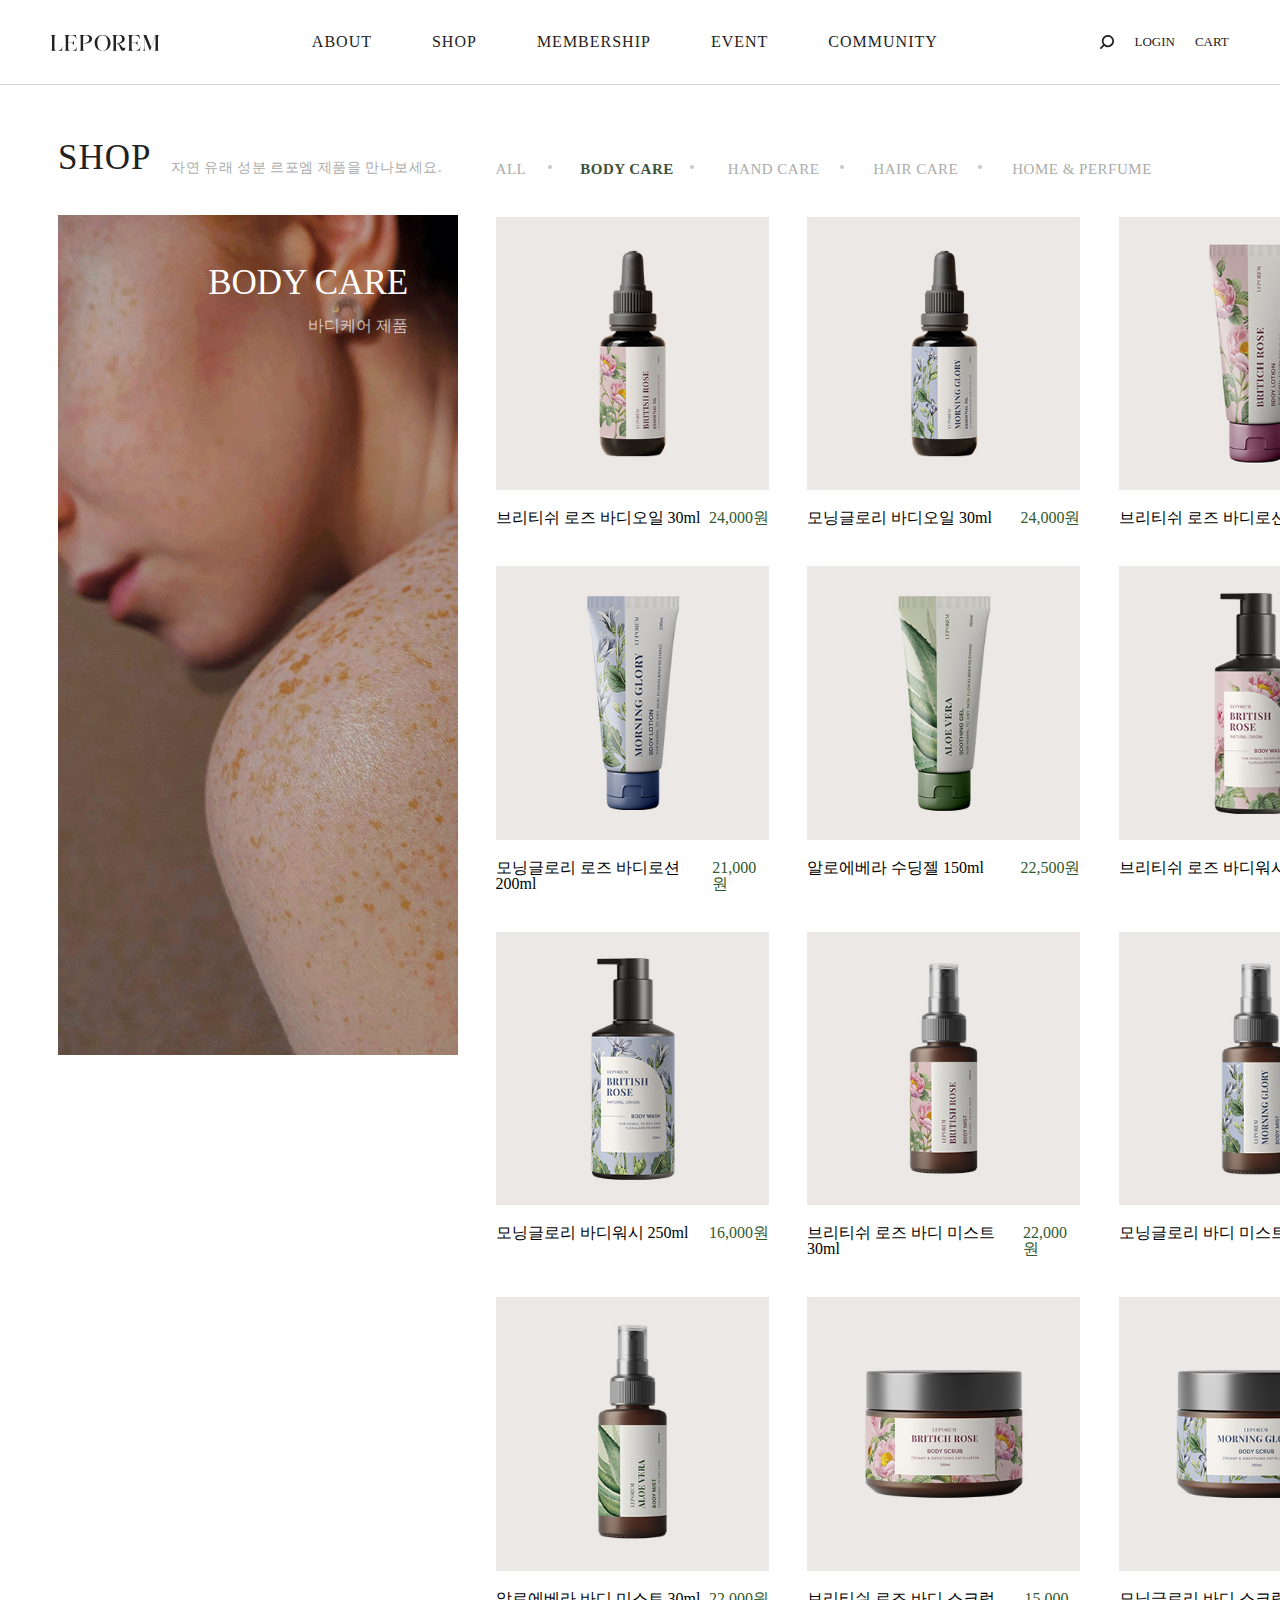
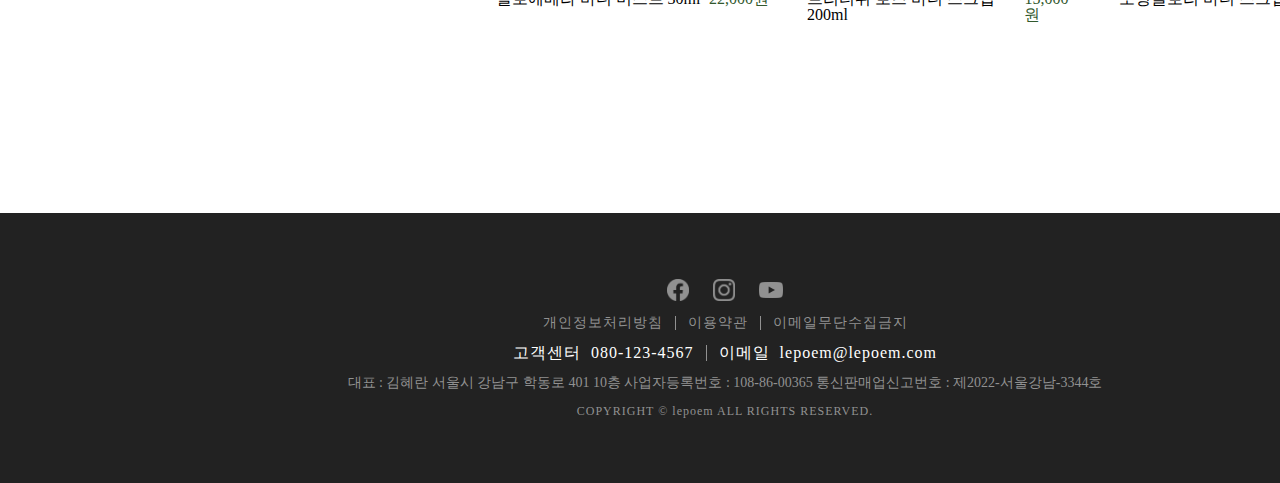
<file: sub/shop_bodycare.html>
<!DOCTYPE html>
<html lang="en">

<head>
    <meta charset="UTF-8">
    <meta name="viewport" content="width=1450">
    <title>shop</title>
    <link rel="stylesheet" href="../css/sub_header.css">
    <link rel="stylesheet" href="../css/sub_shop_bodycare_style.css">
    <link rel="shortcut icon" href="../images/favicon.png" type="image/x-icon">
</head>

<body>
    <div id="header">
        <div class="header_inner">
            <div class="logo"><a href="../index.html"><svg version="1.1" id="Layer_1" xmlns="http://www.w3.org/2000/svg"
                        xmlns:xlink="http://www.w3.org/1999/xlink" x="0px" y="0px" viewBox="0 0 798 117.2"
                        style="enable-background:new 0 0 798 117.2;" xml:space="preserve">

                        <path class="st0"
                            d="M245.4,48.2L245.4,48.2c0.1,0.2,0.3,0.4,0.4,0.5C245.6,48.5,245.5,48.3,245.4,48.2z" />
                        <g>
                            <path class="st1" d="M85.3,89.5l-5.5,27.7H0v-1.5c4.1,0,7.3-4.3,7.3-16.4V18C7.3,5.9,4.1,1.5,0,1.5V0h32.8v1.5
                   c-4,0-7.3,4.4-7.3,16.5v81.3c0,12.1,7.2,16.4,14.6,16.4h11.4c15.7,0,29.2-11,32.2-26.4L85.3,89.5z" />
                            <path class="st1"
                                d="M192.7,89.4l-5.5,27.8h-85.7v-1.5c4,0,7.3-4.4,7.3-16.5V17.9c0-12.1-3.3-16.4-7.3-16.4V0h81.4l6.1,30.6
                   l-1.4,0.3c-3.4-17.1-18.5-29.3-35.8-29.3h-12.4C134,1.5,127,5.8,127,17.9v39.9h23.7c9.9,0,17.9-8.1,17.9-18h1.5v39h-1.5
                   c0-10.7-8.7-19.4-19.4-19.4H127v39.8c0,12.1,7.7,16.5,14.2,16.5h17.6c15.7,0,29.3-11.2,32.4-26.6L192.7,89.4z" />
                            <path class="st1" d="M265.1,0c25.5,0,38.3,11.2,38.3,27.4c0,31.3-41.9,35.9-59.8,36.5v-1.5c20.1-2.2,39.7-14.3,39.7-34.8
                   c0-14.7-11.7-26-28.5-26h-5.4c-6.6,0-12,4.4-12,16.5v81.3c0,12.1,3.3,16.4,7.3,16.4v1.5H212v-1.5c4,0,7.3-4.3,7.3-16.4V18
                   c0-12.1-3.3-16.5-7.3-16.5V0H265.1z" />
                            <path class="st1"
                                d="M439.9,58.4c0,32.4-22.2,58.8-58.5,58.8s-58.7-26.4-58.7-58.8c0-32.4,22.3-58.9,58.7-58.9S439.9,26,439.9,58.4
                   z M420.3,58.4c0-31.5-12.7-57.4-39-57.4c-26.4,0-39,25.9-39,57.4c0,31.5,12.5,57.3,39,57.3C407.7,115.7,420.3,89.9,420.3,58.4z" />
                            <path class="st1" d="M548.3,98.7c0,11.6-6.5,18.5-14.5,18.5c-25.6,0-23.4-53.3-47-53.3v-1.5c23.3,0,39-15.1,39-32.4
                   c0-16.8-11.3-28.5-28.1-28.5h-5.2c-7.7,0-12.3,4.4-12.3,16.5v81.3c0,12.1,3.3,16.4,7.4,16.4v1.5h-32.9v-1.5c4.1,0,7.4-4.3,7.4-16.4
                   V18c0-12.1-3.3-16.5-7.4-16.5V0h47.5c35,0,42.6,16.5,42.6,28.8c0,15-12.4,32.1-44.9,35.1c18.9,6.6,26.6,32.2,39.4,32.2
                   c2.9,0,6.1-1.4,8-5.5C548,93.5,548.3,96.3,548.3,98.7z" />
                            <path class="st1"
                                d="M661.5,89.4l-5.5,27.8h-85.7v-1.5c4,0,7.3-4.4,7.3-16.5V17.9c0-12.1-3.3-16.4-7.3-16.4V0h81.4l6.1,30.6
                   l-1.4,0.3C653,13.8,637.9,1.5,620.6,1.5h-12.4c-5.4,0-12.4,4.3-12.4,16.4v39.9h23.7c9.9,0,17.9-8.1,17.9-18h1.5v39h-1.5
                   c0-10.7-8.7-19.4-19.4-19.4h-22.2v39.8c0,12.1,7.7,16.5,14.2,16.5h17.6c15.7,0,29.3-11.2,32.4-26.6L661.5,89.4z" />
                            <path class="st1" d="M798,1.5c-4.1,0-7.4,4.4-7.4,16.5v81.3c0,6.1,0.8,10.2,2.2,12.8c1.4,2.6,3.2,3.6,5.2,3.6v1.5h-32.9v-1.5
                   c4.1,0,7.4-4.3,7.4-16.4V5l-40.4,112.2h-1.4L689.6,14.5v69.7c0,18.6,2.2,29.3,7.3,31.5v1.5h-16.1v-1.5c5.6-3.4,7.3-19.4,7.3-31.5
                   V18c0-6.2-0.8-10.2-2.2-12.8c-1.2-2.6-3.2-3.7-5.1-3.7V0h23.1L740,90.5l32.5-90.3V0H798V1.5z" />
                        </g>
                    </svg>
                </a></div>
            <ul id="gnb">
                <li><a href="about.html">ABOUT</a></li>
                <li><a href="#">SHOP</a>
                    <div class="sub_box">
                        <ul class="sub_gnb">
                            <li><a href="#">body care</a></li>
                            <li><a href="#">hand care</a></li>
                            <li><a href="#">hair care</a></li>
                            <li><a href="#">home & perfume</a></li>
                        </ul>
                    </div>
                    <div class="sub_bg"></div>
                </li>
                <li><a href="./membership.html">MEMBERSHIP</a></li>
                <li><a href="./event.html">EVENT</a></li>
                <li><a href="./community_notice.html">COMMUNITY</a>
                    <div class="sub_box">
                        <ul class="sub_gnb">
                            <li><a href="./community_notice.html">notice</a></li>
                            <li><a href="#">faq</a></li>
                            <li><a href="#">1:1문의</a></li>
                        </ul>
                    </div>
                    <div class="sub_bg"></div>
                </li>
            </ul>
            <ul class="link">
                <li class="search"><a href="#"><svg version="1.1" id="Layer_1" xmlns="http://www.w3.org/2000/svg"
                            xmlns:xlink="http://www.w3.org/1999/xlink" x="0px" y="0px" viewBox="0 0 384 384"
                            style="enable-background:new 0 0 384 384;" xml:space="preserve">

                            <path class="st0" d="M216.9,0.2c-92.3,0-167.4,75.1-167.4,167.4c0,37.8,12.6,72.6,33.7,100.7L7.2,344.2c-9,9-9,23.5,0,32.5
                   c4.5,4.5,10.4,6.7,16.3,6.7s11.8-2.2,16.3-6.7l75.9-75.9c28.1,21.4,63.2,34.2,101.2,34.2c92.3,0,167.4-75.1,167.4-167.4
                   C384.3,75.3,309.2,0.2,216.9,0.2z M216.9,288.4c-66.6,0-120.8-54.2-120.8-120.8S150.3,46.8,216.9,46.8S337.7,101,337.7,167.6
                   S283.5,288.4,216.9,288.4z" />
                        </svg>
                    </a></li>
                <li><a href="#">LOGIN</a></li>
                <li><a href="#">CART</a></li>
            </ul>
        </div><!--header_inner-->
    </div><!--header-->
    <div id="shop">
        <!-- 바디케어 -->
        <div class="shop_list">
            <div class="shop_inner">
                <div class="shop_title">
                    <h1>SHOP</h1>
                    <p>자연 유래 성분 르포엠 제품을 만나보세요.</p>
                </div>
                <div class="shop_banner sb_bg1">
                    <h1 class="sb_title">BODY CARE</h1>
                    <h2 class="sb_text">바디케어 제품</h2>
                </div>
            </div><!--shop_inner-->

            <div class="product_inner">
                <ul class="product_menu">
                    <li><a href="./shop.html">ALL</a></li>
                    <li class="menu_on"><a href="./shop_bodycare.html">BODY CARE</a></li>
                    <li><a href="#">HAND CARE</a></li>
                    <li><a href="#">HAIR CARE</a></li>
                    <li><a href="#">HOME & PERFUME</a></li>
                </ul>
                <ul class="products">
                    <li>
                        <div class="product_on_box">
                            <a href="#"><img src="../images/shop_bc_bodyoil_ro.jpg" alt="제품이미지"><img
                                    src="../images/shop_bc_bodyoil_ro_on.jpg" alt="제품이미지" class="product_on_img"></a>
                            <ul class="product_on">
                                <li><a href="#">구매하기</a></li>
                                <li><img src="../images/icon_heart.png" alt="찜하기" class="shop_icon_heart">
                                </li>
                                <li><a href="#"><img src="../images/icon_cart.png" alt="카트담기"></a></li>
                            </ul>
                        </div><!--product_on_box-->
                        <div class="product_text">
                            <h2 class="product_title">브리티쉬 로즈 바디오일 30ml</h2>
                            <h1 class="product_price">24,000원</h1>
                        </div>
                    </li>
                    <li>
                        <div class="product_on_box">
                            <a href="#"><img src="../images/shop_bc_bodyoil_mg.jpg" alt="제품이미지"><img
                                    src="../images/shop_bc_bodyoil_mg_on.jpg" alt="제품이미지" class="product_on_img"></a>
                            <ul class="product_on">
                                <li><a href="#">구매하기</a></li>
                                <li><img src="../images/icon_heart.png" alt="찜하기" class="shop_icon_heart">
                                </li>
                                <li><a href="#"><img src="../images/icon_cart.png" alt="카트담기"></a></li>
                            </ul>
                        </div><!--product_on_box-->
                        <div class="product_text">
                            <h2 class="product_title">모닝글로리 바디오일 30ml</h2>
                            <h1 class="product_price">24,000원</h1>
                        </div>
                    </li>
                    <li>
                        <div class="product_on_box">
                            <a href="#"><img src="../images/shop_bc_bodylotion_ro.jpg" alt="제품이미지"><img
                                    src="../images/shop_bc_bodylotion_ro_on.jpg" alt="제품이미지" class="product_on_img"></a>
                            <ul class="product_on">
                                <li><a href="#">구매하기</a></li>
                                <li><img src="../images/icon_heart.png" alt="찜하기" class="shop_icon_heart"></li>
                                <li><a href="#"><img src="../images/icon_cart.png" alt="카트담기"></a></li>
                            </ul>
                        </div><!--product_on_box-->
                        <div class="product_text">
                            <h2 class="product_title">브리티쉬 로즈 바디로션 200ml</h2>
                            <h1 class="product_price">21,000원</h1>
                        </div>
                    </li>
                    <li>
                        <div class="product_on_box">
                            <a href="#"><img src="../images/shop_bc_bodylotion_mg.jpg" alt="제품이미지"><img
                                    src="../images/shop_bc_bodylotion_mg_on.jpg" alt="제품이미지" class="product_on_img"></a>
                            <ul class="product_on">
                                <li><a href="#">구매하기</a></li>
                                <li><img src="../images/icon_heart.png" alt="찜하기" class="shop_icon_heart"></li>
                                <li><a href="#"><img src="../images/icon_cart.png" alt="카트담기"></a></li>
                            </ul>
                        </div><!--product_on_box-->
                        <div class="product_text">
                            <h2 class="product_title">모닝글로리 로즈 바디로션 200ml</h2>
                            <h1 class="product_price">21,000원</h1>
                        </div>
                    </li>
                    <li>
                        <div class="product_on_box">
                            <a href="#"><img src="../images/shop_bc_soothinggell_al.jpg" alt="제품이미지"><img
                                    src="../images/shop_bc_soothinggell_al_on.jpg" alt="제품이미지"
                                    class="product_on_img"></a>
                            <ul class="product_on">
                                <li><a href="#">구매하기</a></li>
                                <li><img src="../images/icon_heart.png" alt="찜하기" class="shop_icon_heart"></li>
                                <li><a href="#"><img src="../images/icon_cart.png" alt="카트담기"></a></li>
                            </ul>
                        </div><!--product_on_box-->
                        <div class="product_text">
                            <h2 class="product_title">알로에베라 수딩젤 150ml</h2>
                            <h1 class="product_price">22,500원</h1>
                        </div></a>
                    </li>
                    <li>
                        <div class="product_on_box">
                            <a href="#"><img src="../images/shop_bc_bodywash_ro.jpg" alt="제품이미지"><img
                                    src="../images/shop_bc_bodywash_ro_on.jpg" alt="제품이미지" class="product_on_img"></a>
                            <ul class="product_on">
                                <li><a href="#">구매하기</a></li>
                                <li><img src="../images/icon_heart.png" alt="찜하기" class="shop_icon_heart"></li>
                                <li><a href="#"><img src="../images/icon_cart.png" alt="카트담기"></a></li>
                            </ul>
                        </div><!--product_on_box-->
                        <div class="product_text">
                            <h2 class="product_title">브리티쉬 로즈 바디워시 250ml</h2>
                            <h1 class="product_price">16,000원</h1>
                        </div>
                    </li>
                    <li>
                        <div class="product_on_box">
                            <a href="#"><img src="../images/shop_bc_bodywash_mg.jpg" alt="제품이미지"><img
                                    src="../images/shop_bc_bodywash_mg_on.jpg" alt="제품이미지" class="product_on_img"></a>
                            <ul class="product_on">
                                <li><a href="#">구매하기</a></li>
                                <li><img src="../images/icon_heart.png" alt="찜하기" class="shop_icon_heart"></li>
                                <li><a href="#"><img src="../images/icon_cart.png" alt="카트담기"></a></li>
                            </ul>
                        </div><!--product_on_box-->
                        <div class="product_text">
                            <h2 class="product_title">모닝글로리 바디워시 250ml</h2>
                            <h1 class="product_price">16,000원</h1>
                        </div></a>
                    </li>
                    <li>
                        <div class="product_on_box">
                            <a href="#"><img src="../images/shop_bc_bodymist_ro.jpg" alt="제품이미지"><img
                                    src="../images/shop_bc_bodymist_ro_on.jpg" alt="제품이미지" class="product_on_img"></a>
                            <ul class="product_on">
                                <li><a href="#">구매하기</a></li>
                                <li><img src="../images/icon_heart.png" alt="찜하기" class="shop_icon_heart"></li>
                                <li><a href="#"><img src="../images/icon_cart.png" alt="카트담기"></a></li>
                            </ul>
                        </div><!--product_on_box-->
                        <div class="product_text">
                            <h2 class="product_title">브리티쉬 로즈 바디 미스트 30ml</h2>
                            <h1 class="product_price">22,000원</h1>
                        </div>
                    </li>
                    <li>
                        <div class="product_on_box">
                            <a href="#"><img src="../images/shop_bc_bodymist_mg.jpg" alt="제품이미지"><img
                                    src="../images/shop_bc_bodymist_mg_on.jpg" alt="제품이미지" class="product_on_img"></a>
                            <ul class="product_on">
                                <li><a href="#">구매하기</a></li>
                                <li><img src="../images/icon_heart.png" alt="찜하기" class="shop_icon_heart"></li>
                                <li><a href="#"><img src="../images/icon_cart.png" alt="카트담기"></a></li>
                            </ul>
                        </div><!--product_on_box-->
                        <div class="product_text">
                            <h2 class="product_title">모닝글로리 바디 미스트 30ml</h2>
                            <h1 class="product_price">22,000원</h1>
                        </div>
                    </li>
                    <li>
                        <div class="product_on_box">
                            <a href="#"><img src="../images/shop_bc_bodymist_al.jpg" alt="제품이미지"><img
                                    src="../images/shop_bc_bodymist_al_on.jpg" alt="제품이미지" class="product_on_img"></a>
                            <ul class="product_on">
                                <li><a href="#">구매하기</a></li>
                                <li><img src="../images/icon_heart.png" alt="찜하기" class="shop_icon_heart"></li>
                                <li><a href="#"><img src="../images/icon_cart.png" alt="카트담기"></a></li>
                            </ul>
                        </div><!--product_on_box-->
                        <div class="product_text">
                            <h2 class="product_title">알로에베라 바디 미스트 30ml</h2>
                            <h1 class="product_price">22,000원</h1>
                        </div>
                    </li>
                    <li>
                        <div class="product_on_box">
                            <a href="#"><img src="../images/shop_bc_bodyscrub_ro.jpg" alt="제품이미지"><img
                                    src="../images/shop_bc_bodyscrub_ro_on.jpg" alt="제품이미지" class="product_on_img"></a>
                            <ul class="product_on">
                                <li><a href="#">구매하기</a></li>
                                <li><img src="../images/icon_heart.png" alt="찜하기" class="shop_icon_heart">
                                </li>
                                <li><a href="#"><img src="../images/icon_cart.png" alt="카트담기"></a></li>
                            </ul>
                        </div><!--product_on_box-->
                        <div class="product_text">
                            <h2 class="product_title">브리티쉬 로즈 바디 스크럽 200ml</h2>
                            <h1 class="product_price">15,000원</h1>
                        </div>
                    </li>
                    <li>
                        <div class="product_on_box">
                            <a href="#"><img src="../images/shop_bc_bodyscrub_mg.jpg" alt="제품이미지"><img
                                    src="../images/shop_bc_bodyscrub_mg_on.jpg" alt="제품이미지" class="product_on_img"></a>
                            <ul class="product_on">
                                <li><a href="#">구매하기</a></li>
                                <li><img src="../images/icon_heart.png" alt="찜하기" class="shop_icon_heart">
                                </li>
                                <li><a href="#"><img src="../images/icon_cart.png" alt="카트담기"></a></li>
                            </ul>
                        </div><!--product_on_box-->
                        <div class="product_text">
                            <h2 class="product_title">모닝글로리 바디 스크럽 200ml</h2>
                            <h1 class="product_price">15,000원</h1>
                        </div>
                    </li>
                </ul><!--products-->
            </div><!--product_inner-->
        </div><!--shop_list-->


    </div><!--shop-->

    <div id="footer">
        <div class="footer_inner">
            <ul class="sns_link">
                <li class="facebook_icon"><a href="#"><img src="../images/icon_facebook_l.png" alt="페이스북 바로가기"></a></li>
                <li class="instagram_iocn"><a href="#"><img src="../images/icon_instagram_l.png" alt="인스타그램 바로가기"></a>
                </li>
                <li class="youtube_icon"><a href="#"><img src="../images/icon_youtube_l.png" alt="유튜브 바로가기"></a></li>
            </ul>
            <ul class="info">
                <li><a href="#">개인정보처리방침</a></li>
                <li><a href="#">이용약관</a></li>
                <li><a href="#">이메일무단수집금지</a></li>
            </ul>
            <ul class="customer">
                <li>고객센터&nbsp;&nbsp;080-123-4567</li>
                <li>이메일&nbsp;&nbsp;lepoem@lepoem.com</li>
            </ul>
            <p class="f_add">대표 : 김혜란 서울시 강남구 학동로 401 10층 사업자등록번호 : 108-86-00365 통신판매업신고번호 : 제2022-서울강남-3344호</p>
            <p class="copyright">COPYRIGHT © lepoem ALL RIGHTS RESERVED.</p>
        </div>
    </div>
    <div class="top">
        <a href="#shop"><img src="../images/top_arrow.png" alt="Back to top"></a>
    </div>


    <!-- 라이브러리 파일 -->
    <script src="../js/jquery-3.7.1.min.js"></script>
    <!--스크립트 파일-->
    <script src="../js/script.js"></script>


</body>

</html>
</file>
<file: css/sub_header.css>
@charset "utf-8";

/* font-family: 'Playfair Display', serif; */
* {
    margin: 0;
    padding: 0;
}

img,
video,
iframe {
    vertical-align: middle;
}

a {
    text-decoration: none;
    color: #222;
}

ul,
ol {
    list-style: none;
}

body {
    font-family: 'Pretendard';
    font-size: 16px;
    line-height: 23px;
    font-weight: 400;
    min-width: 1450px;
}

/* header */
#header {
    width: 100%;
    position: fixed;
    top: 0;
    left: 0;
    z-index: 10;
    background-color: #fff;
    border-bottom: 1px solid #d3d3d3;
}

#header.on {
    background-color: #fff;
    position: fixed;
    border-bottom: 1px solid #d3d3d3;
}

#header.on a {
    color: #222;
}

#header.on .st1 {
    fill: #222
}

.header_inner {
    display: flex;
    width: 92%;
    margin: 0 auto;
    height: 84px;
    justify-content: space-between;
    align-items: center;

}

.logo {
    width: 108px;
    height: 16px;
    position: relative;
    z-index: 9999999;
}

#gnb {
    display: flex;
    line-height: 100%;

}

#gnb>li {
    font-family: 'Playfair Display', serif;
    font-size: 16px;
    font-weight: 500;
    padding: 0 30px;
    letter-spacing: 1px;
    position: relative;
}

#gnb>li a {
    color: #222;
}

#gnb>li:hover>a {
    color: #32592d;
    position: relative;
}

#gnb>li:hover>a::after {
    content: "";
    display: block;
    width: 100%;
    height: 1px;
    position: absolute;
    top: 53px;
    left: 0;
    z-index: 10;
    background-color: #32592d;
}

.sub_box {
    display: none;
    position: absolute;
    top: 50px;
    left: 0;
    z-index: 10;
}

.sub_gnb {
    display: flex;
    margin: 0 15px;
}

.sub_gnb li {
    font-family: 'Pretendard';
    text-transform: uppercase;
    font-size: 14px;
    padding: 30px 15px;
    line-height: 100%;
    white-space: nowrap;
    color: #222;
}

#header.bg_on .sub_gnb li:hover a {
    color: #32592d;
}

.st0 {
    fill: #222;
}

.st1 {
    fill: #222;
}

#header.bg_on .st1 {
    fill: #222
}

#header.on .st0 {
    fill: #222
}

#header.bg_on .st0 {
    fill: #222
}

.bg_on {
    background-color: #fff;
}

#header.bg_on a {
    color: #222;
}


.sub_bg {
    position: fixed;
    top: 84px;
    left: 0;
    width: 100%;
    height: 71px;
    display: none;
    background-color: #fff;
    border-top: 1px solid #d3d3d3;
}

.link {
    display: flex;
    color: #fff;
    line-height: 100%;
    align-items: center;
}

.link li {
    font-size: 13px;
    padding: 0 10px;
    font-weight: 200;
}

.link li:last-child {
    padding-right: 0;
}

.link li a {
    color: #222;

}

.search {
    width: 14px;
    height: 14px;
}

.st0 {
    fill: #222;
}
</file>
<file: css/sub_community_style.css>
/* community_notice*/

#community {
    width: 100%;
    margin: 0 auto;

}

.sub_banner {
    height: 376px;
    background: url(../images/community_banner_bg.jpg)no-repeat;
    text-align: center;
}


.main_title {
    font-family: 'Playfair Display', serif;
    font-size: 30px;
    font-weight: 500;
    line-height: 100%;
    padding-top: 165px;
    padding-bottom: 78px;
    letter-spacing: 2px;
    color: #fff;
    padding-top: 215px;
}

#community_inner {
    width: 1226px;
    margin: 0 auto;
    padding-top: 100px;
}

#community_inner .tab {
    display: flex;
    justify-content: center;
    padding-bottom: 60px;
}

#community_inner .tab_on a {
    font-size: 18px;
    font-weight: 600;
    line-height: 20px;
    color: #32592d;
    border-bottom: 1px solid #32592d;
}

.tab li {
    font-size: 18px;
    font-weight: 400;
    line-height: 20px;
    padding: 0 80px;
    border-right: 1px solid #dbdbdb;
}

.tab li a {
    color: #abacab;
}

#community_inner .tab li:last-child {
    border-right: none;
}

.notice {
    width: 1226px;
    border-collapse: collapse;
    /*셀과 셀사이의 틈을 합쳐줌*/
    border-top: 2px solid #222;
}

.notice td {
    font-size: 16px;
    border-bottom: 1px solid #e1e1e1;
    color: #222;
    height: 75px;
}


#community_inner .notice tr td:first-child {
    width: 100px;
    text-align: center;
}

#community_inner .notice tr td:last-child {
    width: 164px;
    text-align: center;
}

.page_number {
    display: flex;
    align-items: center;
    justify-content: center;
    padding-top: 50px;
}

.page_number li {
    padding-right: 30px;
    position: relative;
}

.page_number li a {
    color: #8b8b8b;
}

.page_number li.num_on a {
    color: #32592d;
}

.page_number li.num_on::after {
    content: "";
    position: absolute;
    left: -5px;
    bottom: -5px;
    width: 20px;
    height: 2px;
    background: #32592d;
}

/* community_faq*/

/*제목부분*/

.faq li {
    cursor: pointer;
}

.faq ul {
    border-top: 2px solid #222;
}

.title {
    display: flex;
    height: 75px;
    align-items: center;
    border-bottom: 1px solid #e1e1e1;
}

.title_in {
    font-size: 16px;
    font-weight: 400;
    width: 190px;
    color: #888;
    padding-left: 40px;
    box-sizing: border-box;
}

.question {
    font-size: 16px;
    font-weight: 600;
    color: 222;
    width: 984px;
}

.plus {
    width: 52px;
    margin-right: 10px;
}

.text_info {
    background: #f7f7f7;
    display: none;
    padding: 32px 52px 32px 190px;
    font-size: 15px;
    font-weight: 400;
    color: #888;
}

.turn .title img {
    transform: rotate(45deg);
}

.plus img {
    transition: transform 0.5s;
}


/* community_qa */
.qa {
    width: 1226px;
    border-collapse: collapse;
    /*셀과 셀사이의 틈을 합쳐줌*/
    border-top: 2px solid #222;
}

.qa td {
    font-family: 'Pretendard';
    font-size: 16px;
    font-weight: 500;
    line-height: 100%;
    border-bottom: 1px solid #eaeaea;
    color: #222;
    height: 80px;
}

#community_inner .qa tr td:first-child {
    width: 195px;
    padding-left: 30px;
    box-sizing: border-box;
}


.qa tr td .required {
    margin-left: -10px;
}

.qa tr td .required:after {
    content: "*";
    display: inline-block;
    color: #32592d;
    font-size: 16px;
    vertical-align: -2px;
}

.qa tr td .btn_search {
    font-size: 15px;
    font-weight: 600;
    line-height: 100%;
    display: inline-block;
    height: 40px;
    border: 1px solid #222;
    text-align: center;
    padding: 12px 20px;
    box-sizing: border-box;
}

input {
    font-family: 'Pretendard';
    font-size: 15px;
    font-weight: 400;
    box-sizing: border-box;
    border: 1px solid #e1e1e1;
    outline-style: none;
    background: #fff;
    padding: 0 12px;
    height: 40px;
    vertical-align: middle;
}


select {
    font-family: 'Pretendard';
    font-size: 15px;
    font-weight: 500;
    width: 283px;
    padding: 0 12px;
    vertical-align: middle;
    box-sizing: border-box;
    height: 40px;
    outline-style: none;
    border: 1px solid #e1e1e1;
    color: #222;
    background: #fff url(../images/qa_arrow.jpg)no-repeat 250px center;
    appearance: none;
}

textarea {
    font-family: 'Pretendard';
    font-size: 15px;
    font-weight: 400;
    line-height: 20px;
    width: 630px;
    height: 226px;
    padding: 20px;
    box-sizing: border-box;
    border: 1px solid #e1e1e1;
    background: #fff;
    outline-style: none;
    color: #222;
}

#qa_title {
    width: 630px;
}

.content_t {
    vertical-align: top;
    padding-top: 30px;
}


.contect_box {
    height: 267px;
}

#email {
    box-sizing: border-box;
    border: 1px solid #e1e1e1;
    outline-style: none;
    background: #fff;
    width: 142px;
    padding-right: 10px;
    height: 40px;
}

.email_box {
    height: 117px;
}

.answer {
    font-size: 15px;
    font-weight: 400;
    padding-top: 20px;
}

.answer_q {
    padding-right: 20px;
}


#phone {
    font-size: 15px;
    width: 142px;
    background-color: #f5f5f5;
}

#phone::placeholder {
    font-family: 'Pretendard';
    color: #222;
}


.q_info {
    font-size: 15px;
    font-weight: 400;
    color: #32592d;
    padding-top: 20px;
}

.q_info .required:after {
    content: "*";
    display: inline-block;
    color: #32592d;
    font-size: 16px;
    vertical-align: -2px;
}

.hyphen {
    display: inline-block;
    padding: 10px;
}

.radiobox {
    margin-right: 10px;
    margin-left: 20px;
    vertical-align: middle;
}


input[type="radio"] {
    position: absolute;
    width: 1px;
    height: 1px;
    padding: 0;
    margin: -1px;
    overflow: hidden;
    clip: rect(0, 0, 0, 0);
    border: 0;
}

input[type="radio"]+label {
    display: inline-block;
    position: relative;
    cursor: pointer;
    -webkit-user-select: none;
    -moz-user-select: none;
    -ms-user-select: none;
    width: 20px;
    height: 20px;
    vertical-align: middle;
}

/*라디오버튼 설정*/
input[type="radio"]+label:before {
    content: '';
    position: absolute;
    left: 50%;
    top: 50%;
    transform: translate(-50%, -50%);
    /*라디오버튼크기설정*/
    width: 20px;
    height: 20px;
    text-align: center;
    background: #fff;
    border: 1px solid #cacece;
    border-radius: 100%;
    box-shadow: none;
}

/*체크 된 상태 선색상선택*/
input[type="radio"]:checked+label:before {
    background: #32592d;
    border: none;
}

/*체크 된 상태 안에 동그라미 수정하기*/
input[type="radio"]:checked+label:after {
    content: '';
    position: absolute;
    left: 50%;
    top: 50%;
    transform: translate(-50%, -50%);
    /*체크됐을때 원 색상 및 크기*/
    width: 8px;
    height: 8px;
    background: #fff;
    border-radius: 100%;
    box-shadow: none;
}

.submit_btn {
    padding-top: 60px;
    text-align: center;
}

.submit {
    font-size: 16px;
    font-weight: 500;
    width: 180px;
    height: 50px;
    background: #32592d;
    color: #fff;
    border: none;
    vertical-align: middle;
    box-sizing: border-box;
    cursor: pointer;
    margin-right: 16px;
    text-align: center;
}

.cancel {
    font-size: 16px;
    font-weight: 600;
    width: 180px;
    height: 50px;
    border: 1px solid #222;
    color: #222;
    vertical-align: middle;
    box-sizing: border-box;
    cursor: pointer;
    text-align: center;
}


/* footer */

#footer {
    width: 100%;
    background-color: #222;
    margin-top: 150px;

}

#footer_inner {
    margin: 0 auto;
}

.footer_inner ul {
    display: flex;
    justify-content: center;
    padding-bottom: 15px;
    align-items: center;

}

.footer_inner ul li {
    padding: 0 12px;
    letter-spacing: 1px;
    line-height: 100%;
}

.sns_link {
    padding-top: 66px;
}

.facebook_icon img {
    width: 22px;
}

.instagram_iocn img {
    width: 22px;
}

.youtube_icon img {
    width: 24px;
}

.info {
    line-height: 14px;
}

.info li {
    border-right: 1px solid #919191;
    font-size: 14px;
    font-weight: 400;

}

.info li a {
    color: #919191;
}

.info li:last-child {
    border-right: 0;
}

.customer {
    line-height: 16px;
}

.customer li {
    border-right: 1px solid #919191;
    font-size: 16px;
    font-weight: 400;
    color: #fff;
}

.customer li:last-child {
    border-right: 0;
}

.f_add {
    color: #919191;
    font-size: 14px;
    font-weight: 400;
    text-align: center;
    line-height: 14px;
    padding-bottom: 15px;
}

.copyright {
    font-size: 12px;
    font-weight: 300;
    text-align: center;
    color: #919191;
    padding-bottom: 66px;
    letter-spacing: 1px;
    line-height: 12px;
}

/* top_btn */

.top {
    display: none;
    position: fixed;
    bottom: 40px;
    right: 40px;
    z-index: 10;
}

.top a {
    display: flex;
    align-items: center;
    justify-content: center;
    width: 50px;
    height: 50px;
    background-color: #fff;
    border-radius: 50%;
    box-shadow: 0 0 15px rgba(0, 0, 0, 0.15);
}
</file>
<file: css/sub_event_style.css>
/* event*/

#event {
    width: 100%;
    margin: 0 auto;
    text-align: center;
}

.sub_banner {
    height: 376px;
    background: url(../images/event_banner_bg.jpg)no-repeat;
    position: relative;
}

.main_title {
    font-family: 'Playfair Display', serif;
    font-size: 30px;
    font-weight: 500;
    line-height: 100%;
    padding-top: 165px;
    padding-bottom: 78px;
    letter-spacing: 2px;
    color: #fff;
    padding-top: 215px;
}

#event_tab {
    width: 1566px;
    margin: 0 auto;
    padding-top: 100px;
}

.tabs {
    display: flex;
    justify-content: center;
    padding-bottom: 70px;
}

.tabs li {
    font-size: 18px;
    font-weight: 400;
    line-height: 20px;
    padding: 0 80px;
    border-right: 1px solid #dbdbdb;

}

.tabs li:last-child {
    border-right: none;
}

.tabs li a {
    color: #abacab;
}


.tabs li.active a {
    font-size: 18px;
    font-weight: 600;
    line-height: 20px;
    color: #32592d;
    border-bottom: 1px solid #32592d;
}

.tab_content ul {
    display: flex;
    justify-content: space-between;
    flex-wrap: wrap;
}

.tab_content ul li {
    text-align: center;
    padding-bottom: 60px;
}

.tab_content ul li:last-child {
    text-align: center;
    padding-bottom: 0;
}

.tab_content ul li h1 {
    font-size: 19px;
    font-weight: 600;
    line-height: 100%;
    color: #222;
    padding-top: 28px;
}

.tab_content ul li h2 {
    font-size: 15px;
    font-weight: 400;
    line-height: 100%;
    color: #afafaf;
    padding-top: 12px;
}




/* footer */

#footer {
    width: 100%;
    background-color: #222;
    margin-top: 150px;

}

#footer_inner {
    margin: 0 auto;
}

.footer_inner ul {
    display: flex;
    justify-content: center;
    padding-bottom: 15px;
    align-items: center;

}

.footer_inner ul li {
    padding: 0 12px;
    letter-spacing: 1px;
    line-height: 100%;
}

.sns_link {
    padding-top: 66px;
}

.facebook_icon img {
    width: 22px;
}

.instagram_iocn img {
    width: 22px;
}

.youtube_icon img {
    width: 24px;
}

.info {
    line-height: 14px;
}

.info li {
    border-right: 1px solid #919191;
    font-size: 14px;
    font-weight: 400;

}

.info li a {
    color: #919191;
}

.info li:last-child {
    border-right: 0;
}

.customer {
    line-height: 16px;
}

.customer li {
    border-right: 1px solid #919191;
    font-size: 16px;
    font-weight: 400;
    color: #fff;
}

.customer li:last-child {
    border-right: 0;
}

.f_add {
    color: #919191;
    font-size: 14px;
    font-weight: 400;
    text-align: center;
    line-height: 14px;
    padding-bottom: 15px;
}

.copyright {
    font-size: 12px;
    font-weight: 300;
    text-align: center;
    color: #919191;
    padding-bottom: 66px;
    letter-spacing: 1px;
    line-height: 12px;
}

/* top_btn */

.top {
    display: none;
    position: fixed;
    bottom: 40px;
    right: 40px;
    z-index: 10;
}

.top a {
    display: flex;
    align-items: center;
    justify-content: center;
    width: 50px;
    height: 50px;
    background-color: #fff;
    border-radius: 50%;
    box-shadow: 0 0 15px rgba(0, 0, 0, 0.15);
}
</file>
<file: css/sub_membership_style.css>
/* membership*/

#membership {
    width: 100%;
    margin: 0 auto;
    text-align: center;
    position: relative;
}

.sub_banner {
    height: 376px;
    background: url(../images/membership_banner_bg.jpg)no-repeat;
    position: relative;
}

.main_title {
    font-family: 'Playfair Display', serif;
    font-size: 30px;
    font-weight: 500;
    line-height: 100%;
    padding-top: 165px;
    padding-bottom: 78px;
    letter-spacing: 2px;
    color: #fff;
    padding-top: 215px;
}

.benefit {
    width: 882px;
    margin: 0 auto;
    display: flex;
    justify-content: space-between;
    position: absolute;
    top: 320px;
    left: 50%;
    transform: translateX(-50%);

}

.benefit_circle {
    width: 232px;
    height: 232px;
    border-radius: 50%;
    background-color: #f3f1ec;
    display: flex;
    justify-content: center;
    align-items: center;
}

.benefit_circle img {
    padding-bottom: 14px;
}

.benefit_circle h2 {
    font-size: 15px;
    font-weight: 500;
    line-height: 100%;
    color: #9c9c9c;
    padding-bottom: 8px;
}

.benefit_circle h1 {
    font-size: 19px;
    font-weight: 600;
    line-height: 100%;
    color: #3e513b;
    padding-bottom: 8px;
}

/* class */

#class {
    width: 1226px;
    margin: 0 auto;
    text-align: center;
    padding-top: 255px;
}

.class_title {
    font-size: 28px;
    font-weight: 600;
    line-height: 100%;
    color: #32592d;
    padding-bottom: 15px;
}

#class>p {
    font-size: 15px;
    font-weight: 400;
    line-height: 100%;
    color: #9e9e9e;
    padding-bottom: 36px;
}

table {
    width: 1226px;
    border-collapse: collapse;
    /*셀과 셀사이의 틈을 합쳐줌*/
    border-top: 3px solid #32592d;
}

th,
td {
    border: 1px solid #e1e1e1;
    background-color: #fff;
    color: #222;
    height: 94px;
}

td {
    font-size: 15px;
    font-weight: 100%;
    text-align: center;
    color: #666;
}

#class table tr th:first-child {
    border-left: none;
    font-size: 15px;
    font-weight: 600;
    line-height: 20px;

}

#class table tr.first th {
    height: 81px;
}

#class table tr.last th {
    height: 75px;
}

#class table tr :last-child {
    border-right: none;
}

.table_t {
    font-family: 'Playfair Display', serif;
    font-size: 17px;
    font-weight: 600;
    line-height: 100%;
}

#class>table>tr> :first-child {
    width: 166px;

}

#class>table>tr> :nth-child(2) {
    width: 212px;
}

#class>table>tr> :nth-child(3) {
    width: 212px;
}

#class>table>tr> :nth-child(3) {
    width: 212px;
}

#class>table>tr> :nth-child(4) {
    width: 212px;
}

#class>table>tr> :nth-child(5) {
    width: 212px;
}

#class>table>tr> :nth-child(6) {
    width: 212px;
}


table tr td img {
    padding-bottom: 5px;
}

.point img {
    padding-right: 10px;
}

.m_info {
    font-size: 14px;
    font-weight: 400;
    line-height: 22px;
    color: #666666;
    text-align: left;
    padding-top: 30px;
    padding-left: 10px;
}

.dot {
    position: relative;
}

#class .m_info .dot::before {
    content: '';
    display: inline-block;
    width: 2px;
    height: 2px;
    border-radius: 50%;
    background-color: #666;
    vertical-align: text-top;
    position: absolute;
    left: -10px;
    top: 50%;
}



/* card */

#card {
    width: 1226px;
    margin: 0 auto;
    padding-top: 120px;
    text-align: center;
}

.card_title {
    font-size: 28px;
    font-weight: 600;
    line-height: 100%;
    color: #222;
    padding-bottom: 15px;
}

#card>p {
    font-size: 21px;
    font-weight: 500;
    line-height: 100%;
    color: #32592d;
    padding-bottom: 36px;
}

#card .step {
    display: flex;
    justify-content: space-between;
}

#card .step li {
    width: 385px;
    height: 420px;
    background-color: #f3f1ec;
    display: flex;
    align-items: center;
    justify-content: center;
    position: relative;
}


#card .step li .number {
    width: 35px;
    height: 35px;
    border-radius: 50%;
    background-color: #32592d;
    color: #fff;
    font-size: 17px;
    font-weight: 400;
    line-height: 100%;
    display: flex;
    align-items: center;
    justify-content: center;
    margin: auto;
}

#card .step li h2 {
    font-size: 20px;
    font-weight: 700;
    color: #222;
    padding-top: 28px;
    padding-bottom: 24px;
}

#card .step li p {
    font-size: 16px;
    font-weight: 400;
    line-height: 22px;
    color: #716c64;
    padding-bottom: 50px;
}

#card .step li:nth-child(2) p {
    padding-bottom: 29px;
}

.down_icon {
    position: absolute;
    bottom: 35px;
    left: 225px;
}


/* footer */

#footer {
    width: 100%;
    background-color: #222;
    margin-top: 150px;

}

#footer_inner {
    margin: 0 auto;
}

.footer_inner ul {
    display: flex;
    justify-content: center;
    padding-bottom: 15px;
    align-items: center;

}

.footer_inner ul li {
    padding: 0 12px;
    letter-spacing: 1px;
    line-height: 100%;
}

.sns_link {
    padding-top: 66px;
}

.facebook_icon img {
    width: 22px;
}

.instagram_iocn img {
    width: 22px;
}

.youtube_icon img {
    width: 24px;
}

.info {
    line-height: 14px;
}

.info li {
    border-right: 1px solid #919191;
    font-size: 14px;
    font-weight: 400;

}

.info li a {
    color: #919191;
}

.info li:last-child {
    border-right: 0;
}

.customer {
    line-height: 16px;
}

.customer li {
    border-right: 1px solid #919191;
    font-size: 16px;
    font-weight: 400;
    color: #fff;
}

.customer li:last-child {
    border-right: 0;
}

.f_add {
    color: #919191;
    font-size: 14px;
    font-weight: 400;
    text-align: center;
    line-height: 14px;
    padding-bottom: 15px;
}

.copyright {
    font-size: 12px;
    font-weight: 300;
    text-align: center;
    color: #919191;
    padding-bottom: 66px;
    letter-spacing: 1px;
    line-height: 12px;
}

/* top_btn */

.top {
    display: none;
    position: fixed;
    bottom: 40px;
    right: 40px;
    z-index: 10;
}

.top a {
    display: flex;
    align-items: center;
    justify-content: center;
    width: 50px;
    height: 50px;
    background-color: #fff;
    border-radius: 50%;
    box-shadow: 0 0 15px rgba(0, 0, 0, 0.15);
}
</file>
<file: css/sub_shop_style.css>
@charset "utf-8";

/* font-family: 'Playfair Display', serif; */
* {
    margin: 0;
    padding: 0;
}

img,
video,
iframe {
    vertical-align: middle;
}

a {
    text-decoration: none;
    color: #222;
}

ul,
ol {
    list-style: none;
}

body {
    font-family: 'Pretendard';
    font-size: 16px;
    line-height: 23px;
    font-weight: 400;
    min-width: 1450px;
}



/* shop */
#shop {
    width: 100%;
    margin: 0 auto;
    padding-top: 140px;
    padding-bottom: 90px;
}

.shop_list {
    display: flex;
    padding-bottom: 60px;
}


.shop_inner {
    width: 30%;
    padding-left: 4%;
}

.shop_title {
    display: flex;
    align-items: end;
    padding-bottom: 40px;
}

.shop_title h1 {
    font-size: 35px;
    font-weight: 500;
    line-height: 100%;
    padding-right: 20px;
    color: #222;
    letter-spacing: 1px;
}

.shop_title p {
    font-size: 14px;
    font-weight: 400;
    color: #abacab;
    letter-spacing: 0.5px;
    line-height: 100%;
}


.shop_banner {
    text-align: right;
    padding: 50px;
    height: 100%;
    box-sizing: border-box;
    position: relative;
}

.sb_bg1 {
    height: calc(100% - 71px);
    background: url(../images/shop_bodycare.jpg)no-repeat;
}

.sb_bg2 {
    background: url(../images/shop_handcare.jpg)no-repeat;
}

.sb_bg3 {
    background: url(../images/shop_haircare.jpg)no-repeat;
}

.sb_bg4 {
    background: url(../images/shop_home.jpg)no-repeat;
}

.sb_title {
    font-size: 35px;
    font-weight: 500;
    line-height: 100%;
    color: #fff;
    padding-bottom: 18px;

}

.sb_text {
    font-size: 16px;
    font-weight: 400;
    line-height: 100%;
    color: rgba(255, 255, 255, 0.7);
}



.sb_btn {
    width: calc(100% - 100px);
    height: 70px;
    font-size: 18px;
    font-weight: 300;
    letter-spacing: 0.5px;
    color: #fff;
    border: 1px solid #fff;
    display: flex;
    align-items: center;
    justify-content: center;
    position: absolute;
    left: 50px;
    bottom: 50px;
}



.sb_btn:before {
    background-color: #fff;
    content: '';
    position: absolute;
    left: 0;
    top: 0;
    width: 0%;
    height: 100%;
    transition: width 0.4s ease;
}


.sb_btn:hover:before {
    width: 100%;
}

.sb_btn span {
    position: relative;
    z-index: 2;
}

.sb_btn:hover span {
    color: #222;
    font-size: 18px;
    font-weight: 500;
    letter-spacing: 0.5px;
    transition: all 0.5s;
}


.product_inner {
    width: 70%;
    padding-right: 4%;
}

.product_menu {
    display: flex;
    align-items: end;
    padding-bottom: 40px;
    padding-left: 4%;
}


.product_menu .menu_on a {
    font-weight: 600;
    color: #3e513b;
}

.product_menu li {
    font-size: 15px;
    font-weight: 400;
    line-height: 15px;
    padding-right: 54px;
    letter-spacing: 0.5px;
    padding-top: 22px;

}

.product_menu li:nth-child(1) {
    background: url(../images/dot.png)no-repeat 52px 25px;
}

.product_menu li:nth-child(2) {
    background: url(../images/dot.png)no-repeat 110px 25px;
}

.product_menu li:nth-child(3) {
    background: url(../images/dot.png)no-repeat 112px 25px;
}

.product_menu li:nth-child(4) {
    background: url(../images/dot.png)no-repeat 105px 25px;
}

.product_menu li a {
    color: #abacab;
}



.products {
    display: flex;
    flex-wrap: wrap;
    justify-content: space-between;
    padding-left: 4%;

}

.products>li {
    width: 30.5%;
    padding-bottom: 40px;
}

.product_on_box>a>img {
    width: 100%;
}

.products>li:nth-child(4) {
    padding-bottom: 0;
}

.products>li:nth-child(5) {
    padding-bottom: 0;
}

.products>li:nth-child(6) {
    padding-bottom: 0;
}

.product_text {
    display: flex;
    justify-content: space-between;
    padding-top: 20px;
}

.product_title {
    font-size: 16px;
    font-weight: 400;
    line-height: 100%;

}

.product_price {
    font-size: 16px;
    font-weight: 500;
    line-height: 100%;
    color: #32592d;
}

/* product_on_box */

.product_on_box {
    position: relative;
    overflow: hidden;
    text-align: center;
}


.product_on_img {
    position: absolute;
    top: 0;
    left: 0;
    opacity: 0;
    transition: all 0.5s;
}

.product_on_box:hover .product_on_img {
    opacity: 1;

}

.product_on {
    width: 100%;
    position: absolute;
    bottom: 74px;
    left: 0;
    background: rgb(123, 106, 94, 0.8);
    display: flex;
    transform: translateY(148px);
    transition: all 0.5s;
}

.product_on li {
    height: 74px;
    padding: 20px;
    box-sizing: border-box;
    display: flex;
    align-items: center;
    justify-content: center;

}

.product_on_box:hover .product_on {
    transform: translateY(74px);
}

.product_on_box:hover .product_on_img {
    opacity: 1;

}

.product_on li a {
    color: #fff;
}


.product_on li:first-child {
    width: 58%;
}

.product_on li:nth-child(2) {
    width: 21%;
    border-left: 1px solid rgb(255, 255, 255, 0.5);
}

.product_on li:nth-child(3) {
    width: 21%;
    border-left: 1px solid rgb(255, 255, 255, 0.5);
}

.shop_icon_heart {
    cursor: pointer;
}


/* footer */

#footer {
    width: 100%;
    background-color: #222;
}

#footer_inner {
    margin: 0 auto;

}

.footer_inner ul {
    display: flex;
    justify-content: center;
    padding-bottom: 15px;
    align-items: center;

}

.footer_inner ul li {
    padding: 0 12px;
    letter-spacing: 1px;
    line-height: 100%;
}

.sns_link {
    padding-top: 66px;
}

.facebook_icon img {
    width: 22px;
}

.instagram_iocn img {
    width: 22px;
}

.youtube_icon img {
    width: 24px;
}

.info {
    line-height: 14px;
}

.info li {
    border-right: 1px solid #919191;
    font-size: 14px;
    font-weight: 400;

}

.info li a {
    color: #919191;
}

.info li:last-child {
    border-right: 0;
}

.customer {
    line-height: 16px;
}

.customer li {
    border-right: 1px solid #919191;
    font-size: 16px;
    font-weight: 400;
    color: #fff;
}

.customer li:last-child {
    border-right: 0;
}

.f_add {
    color: #919191;
    font-size: 14px;
    font-weight: 400;
    text-align: center;
    line-height: 14px;
    padding-bottom: 15px;
}

.copyright {
    font-size: 12px;
    font-weight: 300;
    text-align: center;
    color: #919191;
    padding-bottom: 66px;
    letter-spacing: 1px;
    line-height: 12px;
}

/* top_btn */

.top {
    display: none;
    position: fixed;
    bottom: 40px;
    right: 40px;
    z-index: 10;
}

.top a {
    display: flex;
    align-items: center;
    justify-content: center;
    width: 50px;
    height: 50px;
    background-color: #fff;
    border-radius: 50%;
    box-shadow: 0 0 15px rgba(0, 0, 0, 0.15);
}
</file>
<file: css/sub_shop_bodycare_style.css>
/* shop */
#shop {
    width: 100%;
    margin: 0 auto;
    padding-top: 140px;
    padding-bottom: 90px;
}

.shop_list {
    display: flex;
    padding-bottom: 60px;
}


.shop_inner {
    width: 30%;
    padding-left: 4%;
}

.shop_title {
    display: flex;
    align-items: end;
    padding-bottom: 40px;
}

.shop_title h1 {
    font-size: 35px;
    font-weight: 500;
    line-height: 100%;
    padding-right: 20px;
    color: #222;
    letter-spacing: 1px;
}

.shop_title p {
    font-size: 14px;
    font-weight: 400;
    color: #abacab;
    letter-spacing: 0.5px;
    line-height: 100%;
}


.shop_banner {
    text-align: right;
    padding: 50px;
    height: 100%;
    box-sizing: border-box;
    position: relative;
}

.sb_bg1 {
    position: sticky;
    top: 100px;
    left: 0;
    height: 840px;
    background: url(../images/shop_bodycare.jpg)no-repeat;
}

.sb_title {
    font-size: 35px;
    font-weight: 500;
    line-height: 100%;
    color: #fff;
    padding-bottom: 18px;

}

.sb_text {
    font-size: 16px;
    font-weight: 400;
    line-height: 100%;
    color: rgba(255, 255, 255, 0.7);
}



.product_inner {
    width: 70%;
    padding-right: 4%;
}

.product_menu {
    display: flex;
    align-items: end;
    padding-bottom: 40px;
    padding-left: 4%;
}

.product_menu .menu_on a {
    font-weight: 600;
    color: #3e513b;
}

.product_menu li {
    font-size: 15px;
    font-weight: 400;
    line-height: 15px;
    padding-right: 54px;
    letter-spacing: 0.5px;
    padding-top: 22px;

}

.product_menu li:nth-child(1) {
    background: url(../images/dot.png)no-repeat 52px 25px;
}

.product_menu li:nth-child(2) {
    background: url(../images/dot.png)no-repeat 110px 25px;
}

.product_menu li:nth-child(3) {
    background: url(../images/dot.png)no-repeat 112px 25px;
}

.product_menu li:nth-child(4) {
    background: url(../images/dot.png)no-repeat 105px 25px;
}

.product_menu li a {
    color: #abacab;
}



.products {
    display: flex;
    flex-wrap: wrap;
    justify-content: space-between;
    padding-left: 4%;

}

.products>li {
    width: 30.5%;
    padding-bottom: 40px;
}

.product_on_box>a>img {
    width: 100%;
}

.product_text {
    display: flex;
    justify-content: space-between;
    padding-top: 20px;
}

.product_title {
    font-size: 16px;
    font-weight: 400;
    line-height: 100%;

}

.product_price {
    font-size: 16px;
    font-weight: 500;
    line-height: 100%;
    color: #32592d;
}

/* product_on_box */

.product_on_box {
    position: relative;
    overflow: hidden;
    text-align: center;
}


.product_on_img {
    position: absolute;
    top: 0;
    left: 0;
    opacity: 0;
    transition: all 0.5s;
}

.product_on_box:hover .product_on_img {
    opacity: 1;

}

.product_on {
    width: 100%;
    position: absolute;
    bottom: 74px;
    left: 0;
    background: rgb(123, 106, 94, 0.8);
    display: flex;
    transform: translateY(148px);
    transition: all 0.5s;
}

.product_on li {
    height: 74px;
    padding: 20px;
    box-sizing: border-box;
    display: flex;
    align-items: center;
    justify-content: center;

}

.product_on_box:hover .product_on {
    transform: translateY(74px);
}

.product_on_box:hover .product_on_img {
    opacity: 1;

}

.product_on li a {
    color: #fff;
}


.product_on li:first-child {
    width: 58%;
}

.product_on li:nth-child(2) {
    width: 21%;
    border-left: 1px solid rgb(255, 255, 255, 0.5);
}

.product_on li:nth-child(3) {
    width: 21%;
    border-left: 1px solid rgb(255, 255, 255, 0.5);
}

.shop_icon_heart {
    cursor: pointer;
}


/* footer */

#footer {
    width: 100%;
    background-color: #222;

}

#footer_inner {
    margin: 0 auto;

}

.footer_inner ul {
    display: flex;
    justify-content: center;
    padding-bottom: 15px;
    align-items: center;

}

.footer_inner ul li {
    padding: 0 12px;
    letter-spacing: 1px;
    line-height: 100%;
}

.sns_link {
    padding-top: 66px;
}

.facebook_icon img {
    width: 22px;
}

.instagram_iocn img {
    width: 22px;
}

.youtube_icon img {
    width: 24px;
}

.info {
    line-height: 14px;
}

.info li {
    border-right: 1px solid #919191;
    font-size: 14px;
    font-weight: 400;

}

.info li a {
    color: #919191;
}

.info li:last-child {
    border-right: 0;
}

.customer {
    line-height: 16px;
}

.customer li {
    border-right: 1px solid #919191;
    font-size: 16px;
    font-weight: 400;
    color: #fff;
}

.customer li:last-child {
    border-right: 0;
}

.f_add {
    color: #919191;
    font-size: 14px;
    font-weight: 400;
    text-align: center;
    line-height: 14px;
    padding-bottom: 15px;
}

.copyright {
    font-size: 12px;
    font-weight: 300;
    text-align: center;
    color: #919191;
    padding-bottom: 66px;
    letter-spacing: 1px;
    line-height: 12px;
}

/* top_btn */

.top {
    display: none;
    position: fixed;
    bottom: 40px;
    right: 40px;
    z-index: 10;
}

.top a {
    display: flex;
    align-items: center;
    justify-content: center;
    width: 50px;
    height: 50px;
    background-color: #fff;
    border-radius: 50%;
    box-shadow: 0 0 15px rgba(0, 0, 0, 0.15);
}
</file>
